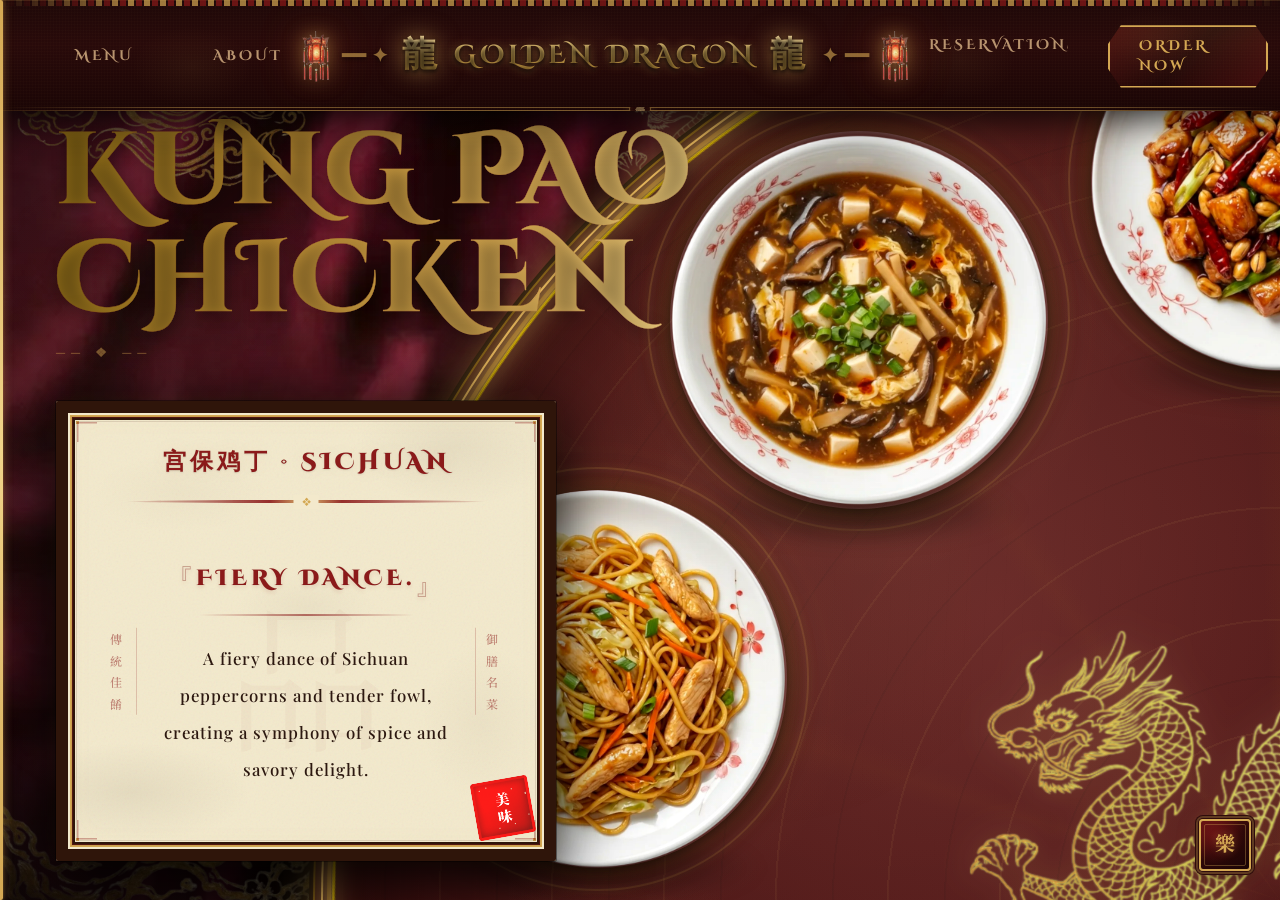
<file: index.html>
<!DOCTYPE html>
<html lang="en">
<head>
  <meta charset="UTF-8">
  <meta name="viewport" content="width=device-width, initial-scale=1.0">
  <title>Golden Dragon — Chinese Restaurant</title>
  <link rel="icon" type="image/png" href="images/logo.webp">

  <!-- Google Fonts -->
  <link rel="preconnect" href="https://fonts.googleapis.com">
  <link rel="preconnect" href="https://fonts.gstatic.com" crossorigin>
  <link href="https://fonts.googleapis.com/css2?family=Playfair+Display:ital,wght@0,400;0,500;0,600;0,700;0,800;0,900;1,400&family=Inter:wght@300;400;500;600&family=Cinzel+Decorative:wght@400;700;900&family=Noto+Serif+SC:wght@400;700;900&display=swap" rel="stylesheet">

  <link rel="stylesheet" href="css/style.css">
</head>
<body>

  <!-- ======================== AMBIENT GOLD PARTICLES ======================== -->
  <div class="particles" aria-hidden="true">
    <span class="particle"></span>
    <span class="particle"></span>
    <span class="particle"></span>
    <span class="particle"></span>
    <span class="particle"></span>
    <span class="particle"></span>
    <span class="particle"></span>
    <span class="particle"></span>
    <span class="particle"></span>
    <span class="particle"></span>
    <span class="particle"></span>
    <span class="particle"></span>
    <span class="particle"></span>
    <span class="particle"></span>
    <span class="particle"></span>
    <span class="particle"></span>
    <span class="particle"></span>
    <span class="particle"></span>
    <span class="particle"></span>
    <span class="particle"></span>
  </div>

  <!-- ======================== CINEMATIC VIGNETTE ======================== -->
  <div class="vignette" aria-hidden="true"></div>

  <!-- ======================== SCROLL PROGRESS BAR ======================== -->
  <div class="scroll-progress" aria-hidden="true"></div>

  <!-- ======================== TOP NAVIGATION BAR ======================== -->
  <header class="topbar">
    <div class="topbar-top-accent" aria-hidden="true"></div>
    <nav class="topbar-inner">
      <div class="topbar-left">
        <a href="menu.html" class="topbar-link">MENU</a>
        <a href="about.html" class="topbar-link">ABOUT</a>
      </div>
      <a href="index.html" class="topbar-brand">
        <img src="images/lamp.webp" alt="" class="brand-lamp brand-lamp--left" aria-hidden="true">
        <span class="brand-ornament" aria-hidden="true">━━ ✦</span>
        <span class="brand-icon">龍</span>
        <span class="brand-text">GOLDEN DRAGON</span>
        <span class="brand-icon">龍</span>
        <span class="brand-ornament" aria-hidden="true">✦ ━━</span>
        <img src="images/lamp.webp" alt="" class="brand-lamp brand-lamp--right" aria-hidden="true">
      </a>
      <div class="topbar-right">
        <a href="reservations.html" class="topbar-link">RESERVATIONS</a>
        <a href="order.html" class="topbar-link topbar-link--cta">ORDER NOW</a>
      </div>
    </nav>
    <div class="topbar-line"></div>
  </header>

  <!-- ======================== DECORATIVE DRAGONS ======================== -->
  <div class="dragon dragon-top-center" aria-hidden="true">
    <img src="images/dragon.webp" alt="" class="dragon-img">
  </div>

  <div class="dragon dragon-bottom-left" aria-hidden="true">
    <img src="images/dragon.webp" alt="" class="dragon-img">
  </div>
  
  <div class="dragon dragon-bottom-right" aria-hidden="true">
    <img src="images/dragon.webp" alt="" class="dragon-img">
  </div>

  <!-- ======================== DECORATIVE ELEMENTS ======================== -->
  <div class="cloud-top-left" aria-hidden="true">
    <img src="images/cloud.webp" alt="" class="cloud-img">
  </div>

  <div class="branch-bottom-left" aria-hidden="true">
    <img src="images/branch.webp" alt="" class="branch-img">
  </div>

  <div class="cloud-middle-right" aria-hidden="true">
    <img src="images/cloud2.webp" alt="" class="cloud-img">
  </div>

  <div class="table-corner" aria-hidden="true">
    <!-- Ambient light on wood (Stationary layer) -->
    <div class="table-light"></div>

    <div class="wooden-table">

      <!-- 10 plates evenly spaced at 36° intervals -->
      <div class="plate plate-1"><img src="images/d1.webp" alt="Kung Pao Chicken" class="plate-img"><div class="plate-shadow"></div></div>
      <div class="plate plate-2"><img src="images/d2.webp" alt="Sweet and Sour Chicken" class="plate-img"><div class="plate-shadow"></div></div>
      <div class="plate plate-3"><img src="images/d3.webp" alt="Beef with Broccoli" class="plate-img"><div class="plate-shadow"></div></div>
      <div class="plate plate-4"><img src="images/d4.webp" alt="Mongolian Beef" class="plate-img"><div class="plate-shadow"></div></div>
      <div class="plate plate-5"><img src="images/d5.webp" alt="Sweet and Sour Shrimp" class="plate-img"><div class="plate-shadow"></div></div>
      <div class="plate plate-6"><img src="images/d6.webp" alt="Mapo Tofu" class="plate-img"><div class="plate-shadow"></div></div>
      <div class="plate plate-7"><img src="images/d7.webp" alt="Yangzhou Fried Rice" class="plate-img"><div class="plate-shadow"></div></div>
      <div class="plate plate-8"><img src="images/d8.webp" alt="Chicken Fried Rice" class="plate-img"><div class="plate-shadow"></div></div>
      <div class="plate plate-9"><img src="images/d9.webp" alt="Chow Mein" class="plate-img"><div class="plate-shadow"></div></div>
      <div class="plate plate-10"><img src="images/d10.webp" alt="Hot and Sour Soup" class="plate-img"><div class="plate-shadow"></div></div>

    </div>

    <!-- Steam Effect Overlay -->
    <div class="steam-container">
      <div class="steam-particle"></div>
      <div class="steam-particle"></div>
      <div class="steam-particle"></div>
      <div class="steam-particle"></div>
      <div class="steam-particle"></div>
      <div class="steam-particle"></div>
    </div>

    <!-- Ember sparks near the active dish -->
    <div class="ember-container" aria-hidden="true">
      <span class="ember"></span>
      <span class="ember"></span>
      <span class="ember"></span>
      <span class="ember"></span>
      <span class="ember"></span>
      <span class="ember"></span>
      <span class="ember"></span>
      <span class="ember"></span>
    </div>
  </div>

  <!-- ======================== SCROLL-DRIVE WRAPPER ======================== -->
  <div class="scroll-drive">
    
    <!-- Step 1 -->
    <div class="scroll-step" id="step-1">
      <section class="desc-section">
        <h1 class="main-heading">KUNG PAO CHICKEN</h1>
        <article class="info-card-container">
          <div class="info-card">
            <div class="info-card-front">
              <div class="info-card-header">
                <span class="info-card-label">宫保鸡丁 · SICHUAN</span>
              </div>
              <div class="info-card-body">
                <p class="info-card-text"><strong>FIERY DANCE.</strong><br>A fiery dance of Sichuan peppercorns and tender fowl, creating a symphony of spice and savory delight.</p>
              </div>
            </div>
            <div class="info-card-back">
              <div class="info-card-header">
                <span class="info-card-label">EXQUISITE TASTE</span>
              </div>
              <div class="info-card-body">
                <div class="price-decoration-top"></div>
                <div class="price-display">LKR 2,850</div>
                <div class="price-decoration-bottom"></div>
                <p class="price-desc">Spicy Level: 🔥🔥🔥<br>Contains Peanuts</p>
                <a href="order.html" class="order-btn">ADD TO ORDER</a>
              </div>
            </div>
          </div>
        </article>
      </section>
    </div>

    <!-- Step 2 -->
    <div class="scroll-step" id="step-2">
      <section class="desc-section">
        <h1 class="main-heading">SWEET & SOUR CHICKEN</h1>
        <article class="info-card-container">
          <div class="info-card">
            <div class="info-card-front">
              <div class="info-card-header">
                <span class="info-card-label">糖醋鸡 · CLASSIC</span>
              </div>
              <div class="info-card-body">
                <p class="info-card-text"><strong>YIN & YANG.</strong><br>Golden morsels of chicken in a vibrant glaze, balancing the yin of sweetness with the yang of tang.</p>
              </div>
            </div>
            <div class="info-card-back">
               <div class="info-card-header">
                <span class="info-card-label">EXQUISITE TASTE</span>
              </div>
              <div class="info-card-body">
                <div class="price-decoration-top"></div>
                <div class="price-display">LKR 2,650</div>
                <div class="price-decoration-bottom"></div>
                <p class="price-desc">Family Favorite<br>Sweet & Tangy</p>
                <a href="order.html" class="order-btn">ADD TO ORDER</a>
              </div>
            </div>
          </div>
        </article>
      </section>
    </div>

    <!-- Step 3 -->
    <div class="scroll-step" id="step-3">
      <section class="desc-section">
        <h1 class="main-heading">BEEF WITH BROCCOLI</h1>
        <article class="info-card-container">
          <div class="info-card">
            <div class="info-card-front">
              <div class="info-card-header">
                <span class="info-card-label">西兰花牛肉 · FAVORITE</span>
              </div>
              <div class="info-card-body">
                <p class="info-card-text"><strong>TIMELESS HARMONY.</strong><br>Succulent beef stir-fried with crisp emerald florets, a timeless harmony of texture and flavor.</p>
              </div>
            </div>
            <div class="info-card-back">
              <div class="info-card-header">
                <span class="info-card-label">EXQUISITE TASTE</span>
              </div>
              <div class="info-card-body">
                <div class="price-decoration-top"></div>
                <div class="price-display">LKR 3,050</div>
                <div class="price-decoration-bottom"></div>
                <p class="price-desc">High Protein<br>Savory Garlic Sauce</p>
                <a href="order.html" class="order-btn">ADD TO ORDER</a>
              </div>
            </div>
          </div>
        </article>
      </section>
    </div>

    <!-- Step 4 -->
    <div class="scroll-step" id="step-4">
      <section class="desc-section">
        <h1 class="main-heading">MONGOLIAN<br>BEEF</h1>
        <article class="info-card-container">
          <div class="info-card">
            <div class="info-card-front">
              <div class="info-card-header">
                <span class="info-card-label">蒙古牛肉 · SAVORY</span>
              </div>
              <div class="info-card-body">
                <p class="info-card-text"><strong>BOLD SPIRIT.</strong><br>Savory beef seared with scallions, echoing the bold spirit of the northern plains.</p>
              </div>
            </div>
            <div class="info-card-back">
              <div class="info-card-header">
                <span class="info-card-label">EXQUISITE TASTE</span>
              </div>
              <div class="info-card-body">
                <div class="price-decoration-top"></div>
                <div class="price-display">LKR 3,250</div>
                <div class="price-decoration-bottom"></div>
                <p class="price-desc">Chef's Special<br>Bold & Savory</p>
                <a href="order.html" class="order-btn">ADD TO ORDER</a>
              </div>
            </div>
          </div>
        </article>
      </section>
    </div>

    <!-- Step 5 -->
    <div class="scroll-step" id="step-5">
      <section class="desc-section">
        <h1 class="main-heading">SWEET & SOUR SHRIMP</h1>
        <article class="info-card-container">
          <div class="info-card">
            <div class="info-card-front">
              <div class="info-card-header">
                <span class="info-card-label">糖醋虾 · SEAFOOD</span>
              </div>
              <div class="info-card-body">
                <p class="info-card-text"><strong>JEWEL OF THE SEA.</strong><br>Crisp shrimp caught in a glossy embrace of sweet and sour sauce.</p>
              </div>
            </div>
            <div class="info-card-back">
              <div class="info-card-header">
                <span class="info-card-label">EXQUISITE TASTE</span>
              </div>
              <div class="info-card-body">
                <div class="price-decoration-top"></div>
                <div class="price-display">LKR 3,150</div>
                <div class="price-decoration-bottom"></div>
                <p class="price-desc">Premium Seafood<br>Crispy Texture</p>
                <a href="order.html" class="order-btn">ADD TO ORDER</a>
              </div>
            </div>
          </div>
        </article>
      </section>
    </div>

    <!-- Step 6 -->
    <div class="scroll-step" id="step-6">
      <section class="desc-section">
        <h1 class="main-heading">MAPO TOFU</h1>
        <article class="info-card-container">
          <div class="info-card">
             <div class="info-card-front">
              <div class="info-card-header">
                <span class="info-card-label">麻婆豆腐 · AUTHENTIC</span>
              </div>
              <div class="info-card-body">
                <p class="info-card-text"><strong>LEGEND OF SPICE.</strong><br>Silken tofu bathed in a fiery chili-bean sauce, a legend of spice and numbing peppercorns.</p>
              </div>
            </div>
            <div class="info-card-back">
              <div class="info-card-header">
                <span class="info-card-label">EXQUISITE TASTE</span>
              </div>
              <div class="info-card-body">
                <div class="price-decoration-top"></div>
                <div class="price-display">LKR 2,450</div>
                <div class="price-decoration-bottom"></div>
                <p class="price-desc">Authentic Sichuan<br>Numbs & Spices 🔥🔥🔥</p>
                <a href="order.html" class="order-btn">ADD TO ORDER</a>
              </div>
            </div>
          </div>
        </article>
      </section>
    </div>

    <!-- Step 7 -->
    <div class="scroll-step" id="step-7">
      <section class="desc-section">
        <h1 class="main-heading">YANGZHOU FRIED RICE</h1>
        <article class="info-card-container">
          <div class="info-card">
            <div class="info-card-front">
              <div class="info-card-header">
                <span class="info-card-label">扬州炒饭 · SIGNATURE</span>
              </div>
              <div class="info-card-body">
                <p class="info-card-text"><strong>CELEBRATED CLASSIC.</strong><br>A fragrant medley of shrimp, pork, and egg, a celebrated classic from the heart of Yangzhou.</p>
              </div>
            </div>
            <div class="info-card-back">
              <div class="info-card-header">
                <span class="info-card-label">EXQUISITE TASTE</span>
              </div>
              <div class="info-card-body">
                <div class="price-decoration-top"></div>
                <div class="price-display">LKR 2,500</div>
                <div class="price-decoration-bottom"></div>
                <p class="price-desc">Wok Hei Aroma<br>Complete Meal</p>
                <a href="order.html" class="order-btn">ADD TO ORDER</a>
              </div>
            </div>
          </div>
        </article>
      </section>
    </div>

    <!-- Step 8 -->
    <div class="scroll-step" id="step-8">
      <section class="desc-section">
        <h1 class="main-heading">CHICKEN FRIED RICE</h1>
        <article class="info-card-container">
          <div class="info-card">
            <div class="info-card-front">
              <div class="info-card-header">
                <span class="info-card-label">鸡肉炒饭 · COMFORT</span>
              </div>
              <div class="info-card-body">
                <p class="info-card-text"><strong>HOME & HEARTH.</strong><br>Fluffy grains wok-tossed with tender chicken, a comforting staple of home and hearth.</p>
              </div>
            </div>
            <div class="info-card-back">
              <div class="info-card-header">
                <span class="info-card-label">EXQUISITE TASTE</span>
              </div>
              <div class="info-card-body">
                <div class="price-decoration-top"></div>
                <div class="price-display">LKR 2,250</div>
                <div class="price-decoration-bottom"></div>
                <p class="price-desc">Simple & Delicious<br>Great for Kids</p>
                <a href="order.html" class="order-btn">ADD TO ORDER</a>
              </div>
            </div>
          </div>
        </article>
      </section>
    </div>

    <!-- Step 9 -->
    <div class="scroll-step" id="step-9">
      <section class="desc-section">
        <h1 class="main-heading">CHOW MEIN</h1>
        <article class="info-card-container">
          <div class="info-card">
             <div class="info-card-front">
              <div class="info-card-header">
                <span class="info-card-label">炒面 · NOODLES</span>
              </div>
              <div class="info-card-body">
                <p class="info-card-text"><strong>SAVORY TAPESTRY.</strong><br>Wok-fired noodles woven with fresh vegetables, a savory tapestry of taste.</p>
              </div>
            </div>
            <div class="info-card-back">
              <div class="info-card-header">
                <span class="info-card-label">EXQUISITE TASTE</span>
              </div>
              <div class="info-card-body">
                <div class="price-decoration-top"></div>
                <div class="price-display">LKR 2,200</div>
                <div class="price-decoration-bottom"></div>
                <p class="price-desc">Choice of Meat<br>Soft Noodles</p>
                <a href="order.html" class="order-btn">ADD TO ORDER</a>
              </div>
            </div>
          </div>
        </article>
      </section>
    </div>

    <!-- Step 10 -->
    <div class="scroll-step" id="step-10">
      <section class="desc-section">
        <h1 class="main-heading">HOT AND SOUR SOUP</h1>
        <article class="info-card-container">
          <div class="info-card">
            <div class="info-card-front">
              <div class="info-card-header">
                <span class="info-card-label">酸辣汤 · SOUP</span>
              </div>
              <div class="info-card-body">
                <p class="info-card-text"><strong>INVIGORATING SPIRIT.</strong><br>A robust broth of mushrooms and spice, invigorating the spirit with every spoonful.</p>
              </div>
            </div>
            <div class="info-card-back">
              <div class="info-card-header">
                <span class="info-card-label">EXQUISITE TASTE</span>
              </div>
              <div class="info-card-body">
                <div class="price-decoration-top"></div>
                <div class="price-display">LKR 1,550</div>
                <div class="price-decoration-bottom"></div>
                <p class="price-desc">Appetizer Size<br>Spicy & Sour</p>
                <a href="order.html" class="order-btn">ADD TO ORDER</a>
              </div>
            </div>
          </div>
        </article>
      </section>
    </div>

  </div>

  <!-- ======================== BACKGROUND MUSIC ======================== -->
  <audio id="bg-music" src="music/bg.mp3" autoplay loop></audio>

  <!-- Mute / Unmute toggle button -->
  <button id="music-toggle" class="music-toggle" aria-label="Mute background music" title="Toggle Music">
    <span class="music-icon music-icon--on">樂</span>
    <span class="music-icon music-icon--off" style="display:none;">靜</span>
  </button>

  <script>
    (function () {
      const audio = document.getElementById('bg-music');
      const btn   = document.getElementById('music-toggle');
      const iconOn  = btn.querySelector('.music-icon--on');
      const iconOff = btn.querySelector('.music-icon--off');

      /* Respect saved preference */
      if (localStorage.getItem('bgMusicMuted') === 'true') {
        audio.muted = true;
        btn.classList.add('muted');
        iconOn.style.display  = 'none';
        iconOff.style.display = 'inline';
      }

      btn.addEventListener('click', function () {
        audio.muted = !audio.muted;
        btn.classList.toggle('muted', audio.muted);
        iconOn.style.display  = audio.muted ? 'none'   : 'inline';
        iconOff.style.display = audio.muted ? 'inline' : 'none';
        localStorage.setItem('bgMusicMuted', audio.muted);
      });

      /* Autoplay may be blocked — start on first interaction */
      document.addEventListener('click', function resumeAudio() {
        if (audio.paused) audio.play();
        document.removeEventListener('click', resumeAudio);
      }, { once: true });
    })();
  </script>

</body>
</html>
</file>
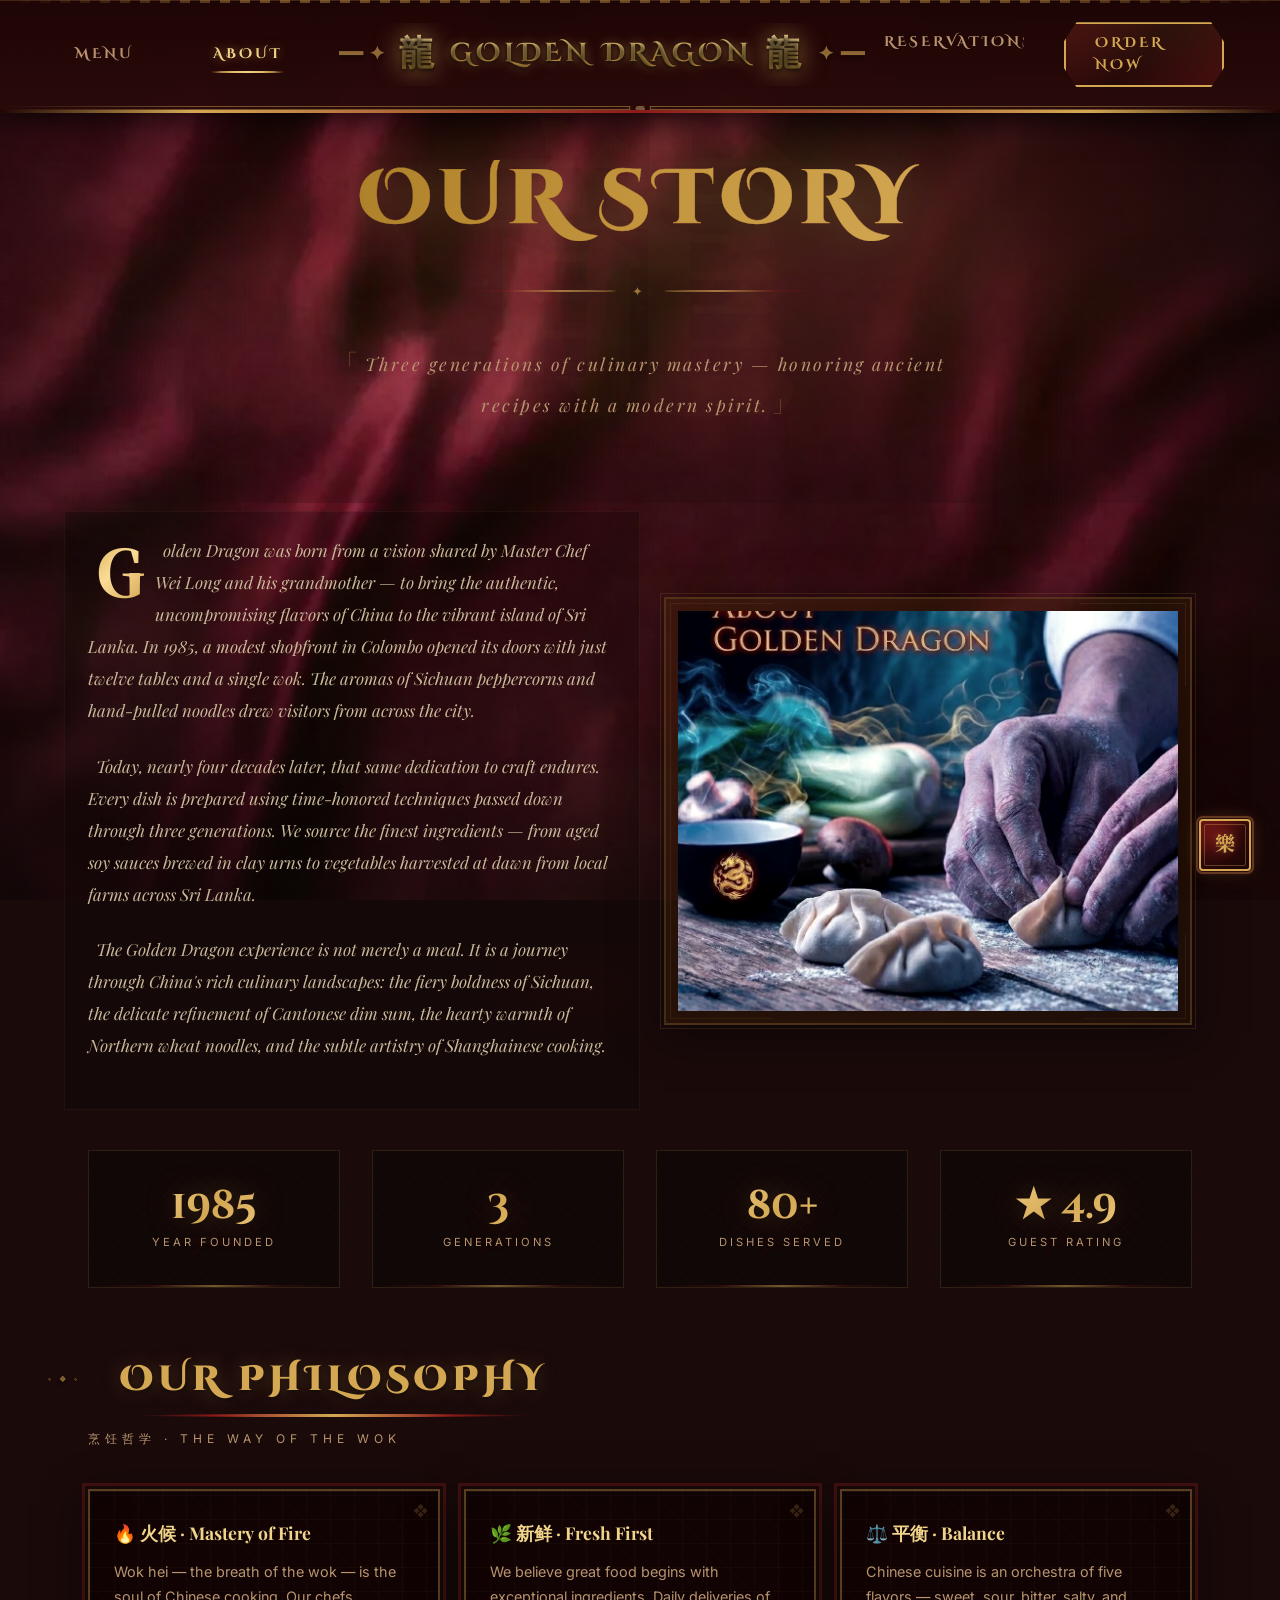
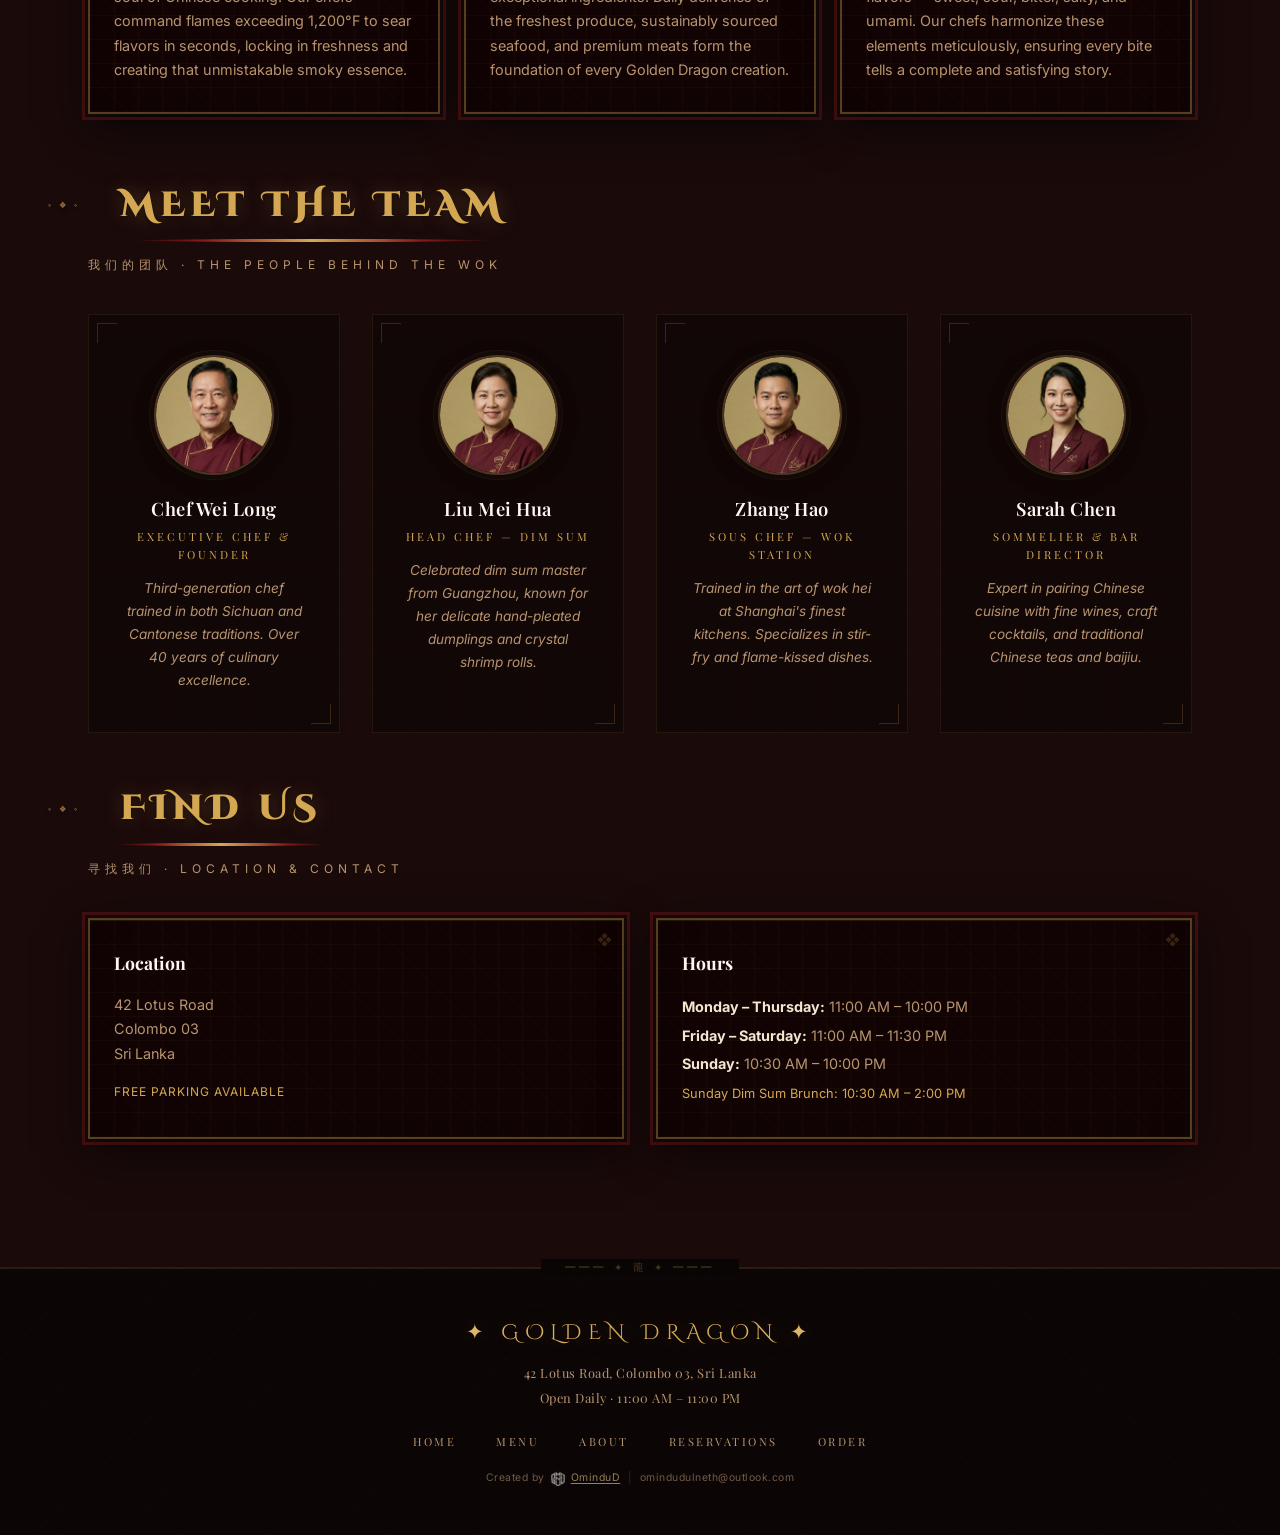
<file: about.html>
<!DOCTYPE html>
<html lang="en">
<head>
  <meta charset="UTF-8">
  <meta name="viewport" content="width=device-width, initial-scale=1.0">
  <title>About — Golden Dragon Chinese Restaurant</title>
  <link rel="icon" type="image/png" href="images/logo.webp">

  <!-- Google Fonts -->
  <link rel="preconnect" href="https://fonts.googleapis.com">
  <link rel="preconnect" href="https://fonts.gstatic.com" crossorigin>
  <link href="https://fonts.googleapis.com/css2?family=Playfair+Display:ital,wght@0,400;0,500;0,600;0,700;0,800;0,900;1,400&family=Inter:wght@300;400;500;600&family=Cinzel+Decorative:wght@400;700;900&family=Noto+Serif+SC:wght@400;700;900&display=swap" rel="stylesheet">

  <link rel="stylesheet" href="css/pages.css">
</head>
<body>

  <!-- Ambient particles -->
  <div class="particles" aria-hidden="true">
    <span class="particle"></span><span class="particle"></span>
    <span class="particle"></span><span class="particle"></span>
    <span class="particle"></span><span class="particle"></span>
    <span class="particle"></span><span class="particle"></span>
  </div>
  <div class="vignette" aria-hidden="true"></div>

  <!-- ======================== TOP NAVIGATION ======================== -->
  <header class="topbar">
    <div class="topbar-top-accent" aria-hidden="true"></div>
    <nav class="topbar-inner">
      <div class="topbar-left">
        <a href="menu.html" class="topbar-link">MENU</a>
        <a href="about.html" class="topbar-link topbar-link--active">ABOUT</a>
      </div>
      <a href="index.html" class="topbar-brand">
        <span class="brand-ornament" aria-hidden="true">━━ ✦</span>
        <span class="brand-icon">龍</span>
        <span class="brand-text">GOLDEN DRAGON</span>
        <span class="brand-icon">龍</span>
        <span class="brand-ornament" aria-hidden="true">✦ ━━</span>
      </a>
      <div class="topbar-right">
        <a href="reservations.html" class="topbar-link">RESERVATIONS</a>
        <a href="order.html" class="topbar-link topbar-link--cta">ORDER NOW</a>
      </div>
    </nav>
    <div class="topbar-line"></div>
  </header>

  <!-- ======================== PAGE HERO ======================== -->
  <section class="page-hero">
    <h1 class="page-title">Our Story</h1>
    <div class="ornament-divider">✦</div>
    <p class="page-subtitle">Three generations of culinary mastery — honoring ancient recipes with a modern spirit.</p>
  </section>

  <!-- ======================== ABOUT CONTENT ======================== -->
  <main class="page-content">

    <!-- ===== OUR HERITAGE ===== -->
    <section class="about-grid">
      <div class="about-text">
        <p>Golden Dragon was born from a vision shared by Master Chef Wei Long and his grandmother — to bring the authentic, uncompromising flavors of China to the vibrant island of Sri Lanka. In 1985, a modest shopfront in Colombo opened its doors with just twelve tables and a single wok. The aromas of Sichuan peppercorns and hand-pulled noodles drew visitors from across the city.</p>
        <p>Today, nearly four decades later, that same dedication to craft endures. Every dish is prepared using time-honored techniques passed down through three generations. We source the finest ingredients — from aged soy sauces brewed in clay urns to vegetables harvested at dawn from local farms across Sri Lanka.</p>
        <p>The Golden Dragon experience is not merely a meal. It is a journey through China's rich culinary landscapes: the fiery boldness of Sichuan, the delicate refinement of Cantonese dim sum, the hearty warmth of Northern wheat noodles, and the subtle artistry of Shanghainese cooking.</p>
      </div>
      <div class="about-image-wrapper">
        <img src="images/about.webp" alt="Golden Dragon Restaurant — Heritage Dish" class="about-img">
      </div>
    </section>

    <!-- ===== STATISTICS ===== -->
    <section class="stats-row">
      <div class="stat-card">
        <div class="stat-number">1985</div>
        <div class="stat-label">Year Founded</div>
      </div>
      <div class="stat-card">
        <div class="stat-number">3</div>
        <div class="stat-label">Generations</div>
      </div>
      <div class="stat-card">
        <div class="stat-number">80+</div>
        <div class="stat-label">Dishes Served</div>
      </div>
      <div class="stat-card">
        <div class="stat-number">★ 4.9</div>
        <div class="stat-label">Guest Rating</div>
      </div>
    </section>

    <!-- ===== PHILOSOPHY ===== -->
    <section style="margin-bottom: 4rem;">
      <h2 class="section-title">Our Philosophy</h2>
      <p class="section-subtitle">烹饪哲学 · The Way of the Wok</p>

      <div style="display: grid; grid-template-columns: repeat(auto-fill, minmax(300px, 1fr)); gap: 1.5rem;">

        <article class="card">
          <h3 style="font-family: var(--ff-heading); font-size: 1.1rem; color: var(--clr-gold-light); margin-bottom: 0.8rem;">🔥 火候 · Mastery of Fire</h3>
          <p style="font-size: 0.9rem; color: var(--clr-text-muted); line-height: 1.7;">Wok hei — the breath of the wok — is the soul of Chinese cooking. Our chefs command flames exceeding 1,200°F to sear flavors in seconds, locking in freshness and creating that unmistakable smoky essence.</p>
        </article>

        <article class="card">
          <h3 style="font-family: var(--ff-heading); font-size: 1.1rem; color: var(--clr-gold-light); margin-bottom: 0.8rem;">🌿 新鲜 · Fresh First</h3>
          <p style="font-size: 0.9rem; color: var(--clr-text-muted); line-height: 1.7;">We believe great food begins with exceptional ingredients. Daily deliveries of the freshest produce, sustainably sourced seafood, and premium meats form the foundation of every Golden Dragon creation.</p>
        </article>

        <article class="card">
          <h3 style="font-family: var(--ff-heading); font-size: 1.1rem; color: var(--clr-gold-light); margin-bottom: 0.8rem;">⚖️ 平衡 · Balance</h3>
          <p style="font-size: 0.9rem; color: var(--clr-text-muted); line-height: 1.7;">Chinese cuisine is an orchestra of five flavors — sweet, sour, bitter, salty, and umami. Our chefs harmonize these elements meticulously, ensuring every bite tells a complete and satisfying story.</p>
        </article>

      </div>
    </section>

    <!-- ===== OUR TEAM ===== -->
    <section style="margin-bottom: 3rem;">
      <h2 class="section-title">Meet the Team</h2>
      <p class="section-subtitle">我们的团队 · The People Behind the Wok</p>

      <div class="team-grid">

        <div class="team-card">
          <div class="team-avatar"><img src="images/chef1.webp" alt="Chef Wei Long"></div>
          <div class="team-name">Chef Wei Long</div>
          <div class="team-role">Executive Chef & Founder</div>
          <p class="team-bio">Third-generation chef trained in both Sichuan and Cantonese traditions. Over 40 years of culinary excellence.</p>
        </div>

        <div class="team-card">
          <div class="team-avatar"><img src="images/chef2.webp" alt="Liu Mei Hua"></div>
          <div class="team-name">Liu Mei Hua</div>
          <div class="team-role">Head Chef — Dim Sum</div>
          <p class="team-bio">Celebrated dim sum master from Guangzhou, known for her delicate hand-pleated dumplings and crystal shrimp rolls.</p>
        </div>

        <div class="team-card">
          <div class="team-avatar"><img src="images/chef3.webp" alt="Zhang Hao"></div>
          <div class="team-name">Zhang Hao</div>
          <div class="team-role">Sous Chef — Wok Station</div>
          <p class="team-bio">Trained in the art of wok hei at Shanghai's finest kitchens. Specializes in stir-fry and flame-kissed dishes.</p>
        </div>

        <div class="team-card">
          <div class="team-avatar"><img src="images/chef4.webp" alt="Sarah Chen"></div>
          <div class="team-name">Sarah Chen</div>
          <div class="team-role">Sommelier & Bar Director</div>
          <p class="team-bio">Expert in pairing Chinese cuisine with fine wines, craft cocktails, and traditional Chinese teas and baijiu.</p>
        </div>

      </div>
    </section>

    <!-- ===== LOCATION ===== -->
    <section style="margin-bottom: 2rem;">
      <h2 class="section-title">Find Us</h2>
      <p class="section-subtitle">寻找我们 · Location & Contact</p>

      <div style="display: grid; grid-template-columns: 1fr 1fr; gap: 2rem;">
        <div class="card">
          <h3 style="font-family: var(--ff-heading); font-size: 1.1rem; color: var(--clr-white); margin-bottom: 1rem;">Location</h3>
          <p style="font-size: 0.9rem; color: var(--clr-text-muted); line-height: 1.7; margin-bottom: 0.5rem;">42 Lotus Road<br>Colombo 03<br>Sri Lanka</p>
          <p style="font-size: 0.75rem; color: var(--clr-gold); letter-spacing: 1px; margin-top: 1rem;">FREE PARKING AVAILABLE</p>
        </div>
        <div class="card">
          <h3 style="font-family: var(--ff-heading); font-size: 1.1rem; color: var(--clr-white); margin-bottom: 1rem;">Hours</h3>
          <p style="font-size: 0.9rem; color: var(--clr-text-muted); line-height: 2;">
            <strong style="color: var(--clr-text);">Monday – Thursday:</strong> 11:00 AM – 10:00 PM<br>
            <strong style="color: var(--clr-text);">Friday – Saturday:</strong> 11:00 AM – 11:30 PM<br>
            <strong style="color: var(--clr-text);">Sunday:</strong> 10:30 AM – 10:00 PM<br>
            <span style="color: var(--clr-gold); font-size: 0.8rem;">Sunday Dim Sum Brunch: 10:30 AM – 2:00 PM</span>
          </p>
        </div>
      </div>
    </section>

  </main>

  <!-- ======================== FOOTER ======================== -->
  <footer class="footer">
    <div class="footer-brand">✦ Golden Dragon ✦</div>
    <p class="footer-text">42 Lotus Road, Colombo 03, Sri Lanka</p>
    <p class="footer-text">Open Daily · 11:00 AM – 11:00 PM</p>
    <div class="footer-links">
      <a href="index.html" class="footer-link">Home</a>
      <a href="menu.html" class="footer-link">Menu</a>
      <a href="about.html" class="footer-link">About</a>
      <a href="reservations.html" class="footer-link">Reservations</a>
      <a href="order.html" class="footer-link">Order</a>
    </div>
    <p class="footer-credit">Created by <a href="https://omindu.dev" target="_blank" rel="noopener noreferrer" class="creator-link"><img src="images/omindudlogo.webp" alt="OminduD Logo" class="creator-logo"><span>OminduD</span></a> <span class="credit-divider">|</span> <a href="mailto:omindudulneth@outlook.com" class="creator-email">omindudulneth@outlook.com</a></p>
  </footer>

  <!-- ======================== BACKGROUND MUSIC ======================== -->
  <audio id="bg-music" src="music/bg.mp3" autoplay loop></audio>

  <button id="music-toggle" class="music-toggle" aria-label="Mute background music" title="Toggle Music">
    <span class="music-icon music-icon--on">樂</span>
    <span class="music-icon music-icon--off" style="display:none;">靜</span>
  </button>

  <script>
    (function () {
      const audio = document.getElementById('bg-music');
      const btn   = document.getElementById('music-toggle');
      const iconOn  = btn.querySelector('.music-icon--on');
      const iconOff = btn.querySelector('.music-icon--off');
      if (localStorage.getItem('bgMusicMuted') === 'true') {
        audio.muted = true;
        btn.classList.add('muted');
        iconOn.style.display  = 'none';
        iconOff.style.display = 'inline';
      }
      btn.addEventListener('click', function () {
        audio.muted = !audio.muted;
        btn.classList.toggle('muted', audio.muted);
        iconOn.style.display  = audio.muted ? 'none'   : 'inline';
        iconOff.style.display = audio.muted ? 'inline' : 'none';
        localStorage.setItem('bgMusicMuted', audio.muted);
      });
      document.addEventListener('click', function resumeAudio() {
        if (audio.paused) audio.play();
        document.removeEventListener('click', resumeAudio);
      }, { once: true });
    })();
  </script>

</body>
</html>
</file>
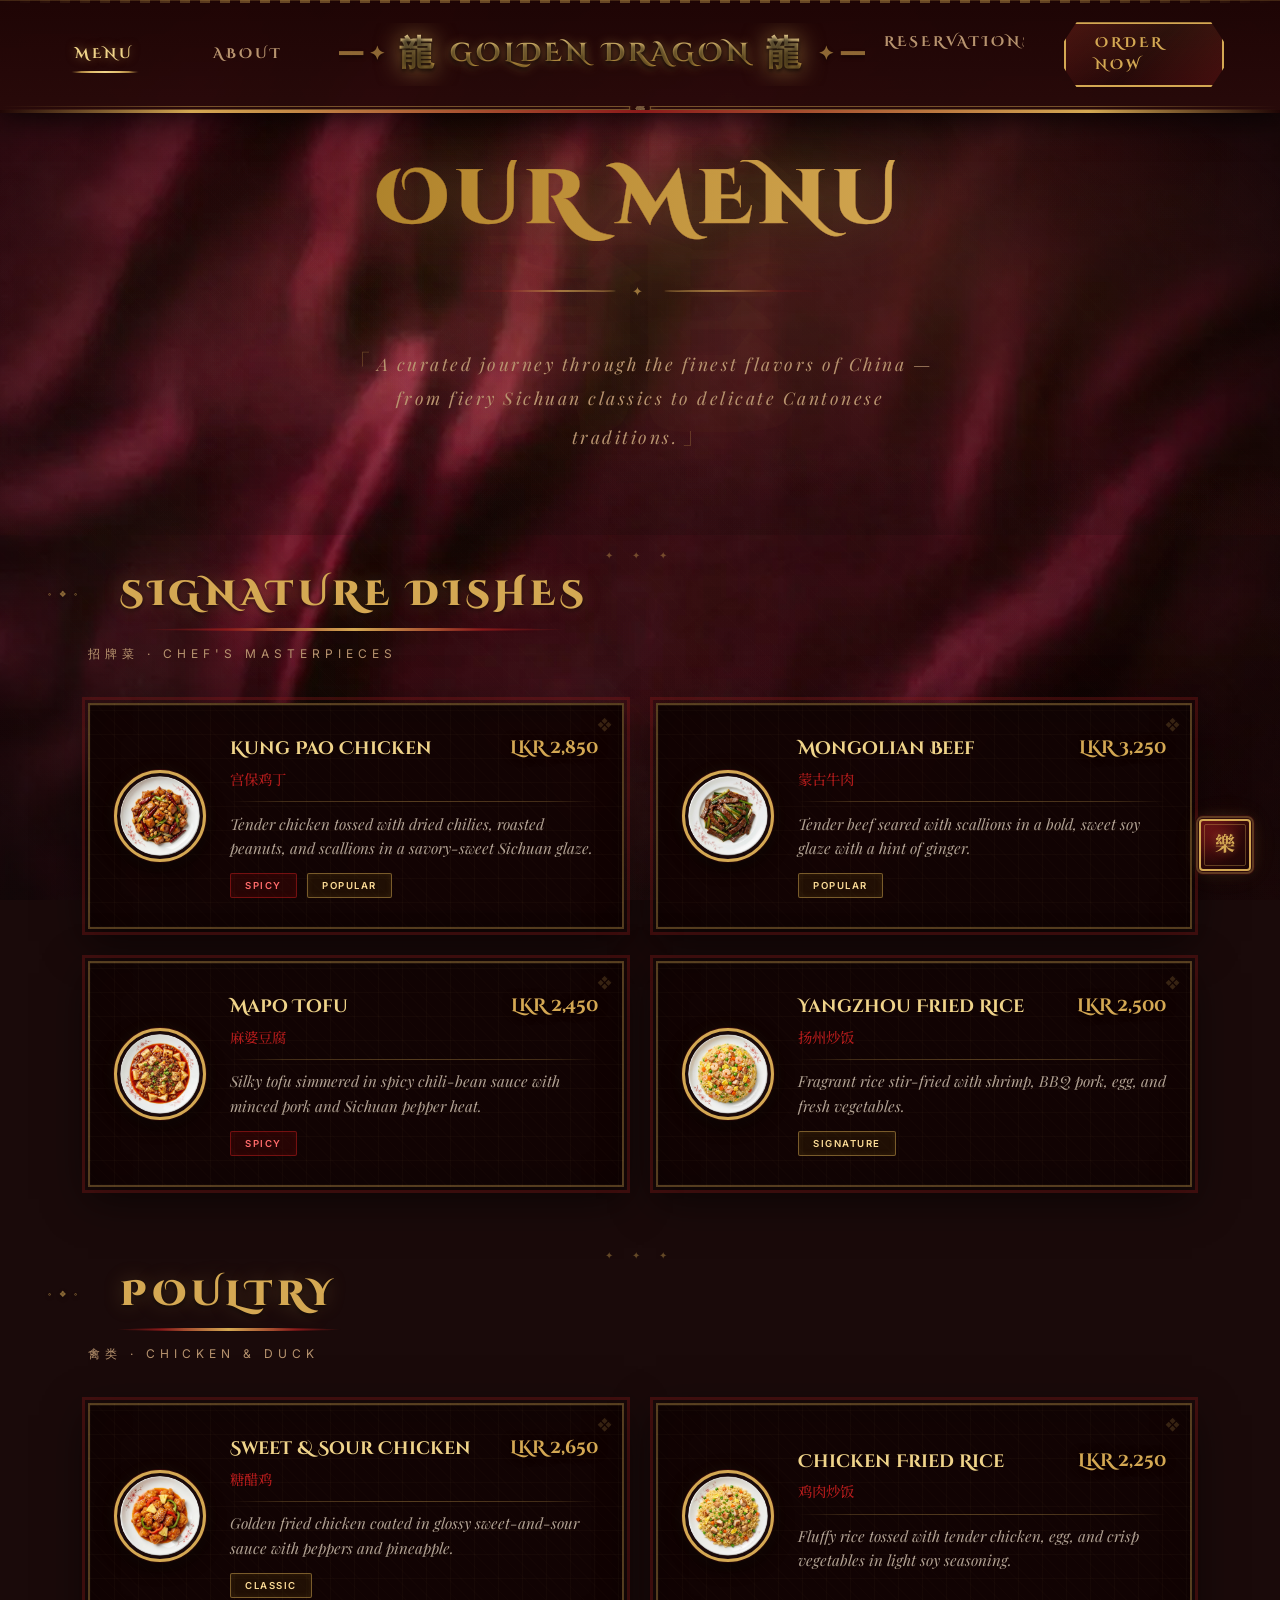
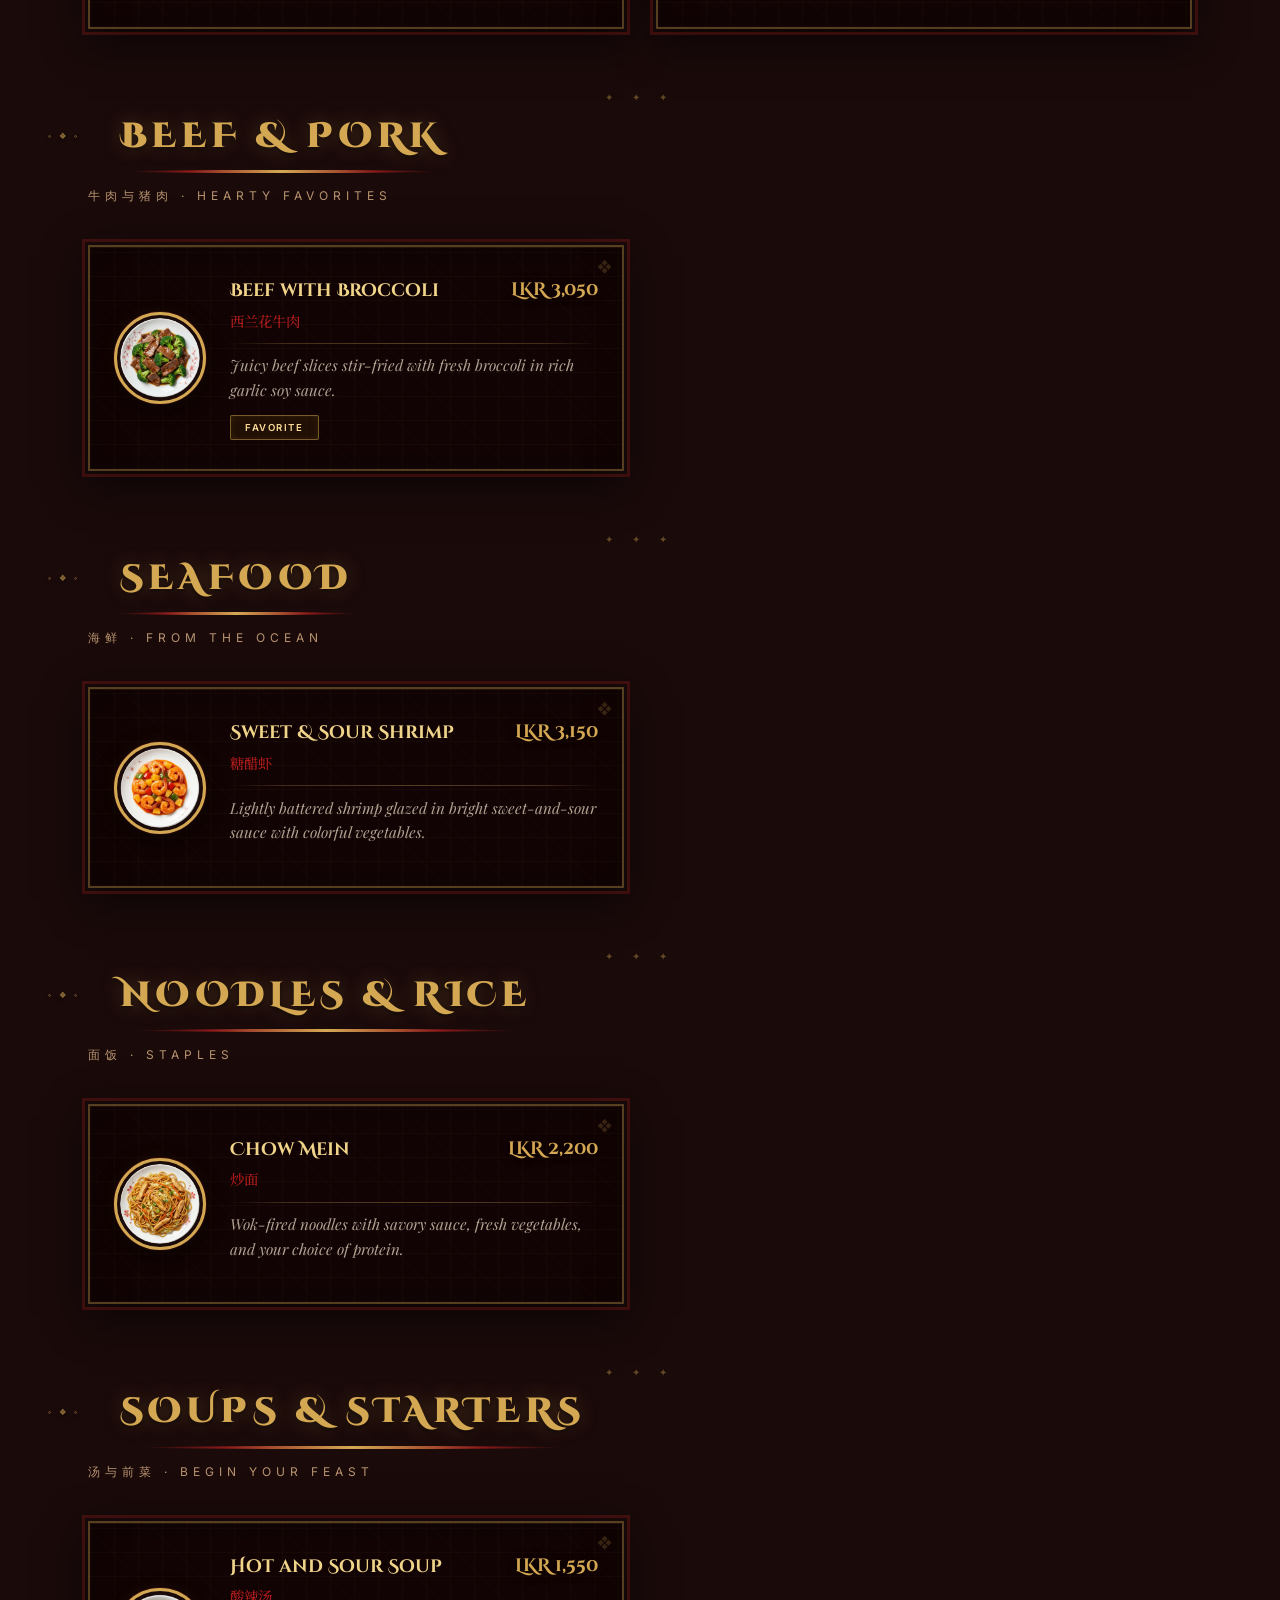
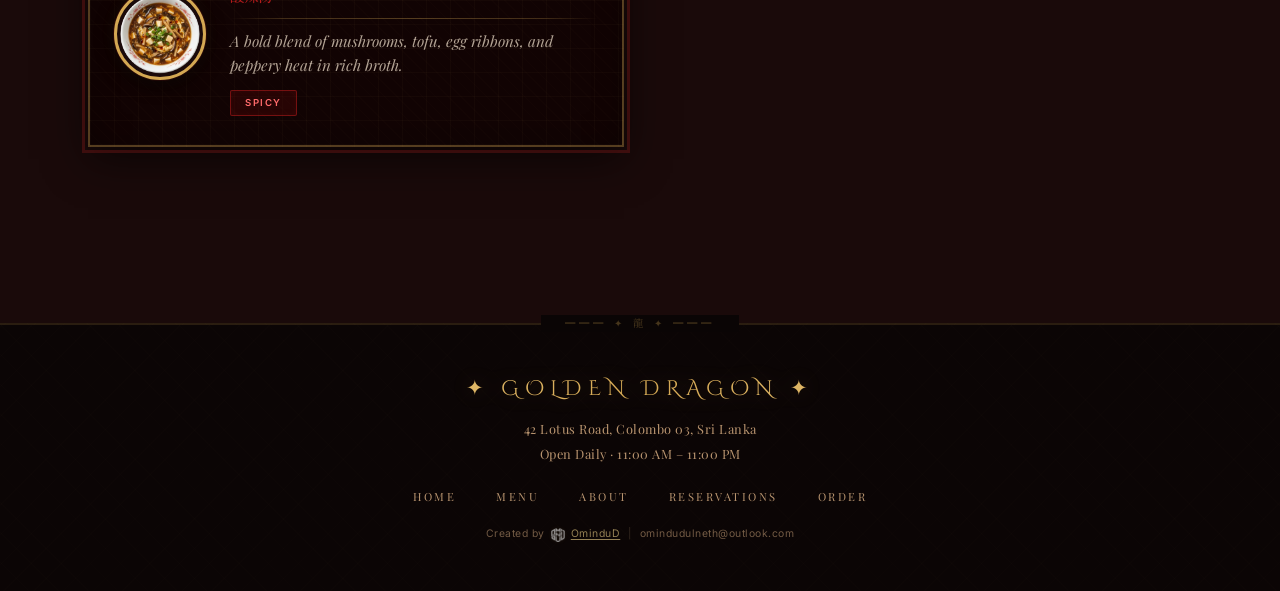
<file: menu.html>
<!DOCTYPE html>
<html lang="en">
<head>
  <meta charset="UTF-8">
  <meta name="viewport" content="width=device-width, initial-scale=1.0">
  <title>Menu — Golden Dragon Chinese Restaurant</title>
  <link rel="icon" type="image/png" href="images/logo.webp">

  <!-- Google Fonts -->
  <link rel="preconnect" href="https://fonts.googleapis.com">
  <link rel="preconnect" href="https://fonts.gstatic.com" crossorigin>
  <link href="https://fonts.googleapis.com/css2?family=Playfair+Display:ital,wght@0,400;0,500;0,600;0,700;0,800;0,900;1,400&family=Inter:wght@300;400;500;600&family=Cinzel+Decorative:wght@400;700;900&family=Noto+Serif+SC:wght@400;700;900&display=swap" rel="stylesheet">

  <link rel="stylesheet" href="css/pages.css">
</head>
<body>

  <!-- Ambient particles -->
  <div class="particles" aria-hidden="true">
    <span class="particle"></span><span class="particle"></span>
    <span class="particle"></span><span class="particle"></span>
    <span class="particle"></span><span class="particle"></span>
    <span class="particle"></span><span class="particle"></span>
  </div>
  <div class="vignette" aria-hidden="true"></div>

  <!-- ======================== TOP NAVIGATION ======================== -->
  <header class="topbar">
    <div class="topbar-top-accent" aria-hidden="true"></div>
    <nav class="topbar-inner">
      <div class="topbar-left">
        <a href="menu.html" class="topbar-link topbar-link--active">MENU</a>
        <a href="about.html" class="topbar-link">ABOUT</a>
      </div>
      <a href="index.html" class="topbar-brand">
        <span class="brand-ornament" aria-hidden="true">━━ ✦</span>
        <span class="brand-icon">龍</span>
        <span class="brand-text">GOLDEN DRAGON</span>
        <span class="brand-icon">龍</span>
        <span class="brand-ornament" aria-hidden="true">✦ ━━</span>
      </a>
      <div class="topbar-right">
        <a href="reservations.html" class="topbar-link">RESERVATIONS</a>
        <a href="order.html" class="topbar-link topbar-link--cta">ORDER NOW</a>
      </div>
    </nav>
    <div class="topbar-line"></div>
  </header>

  <!-- ======================== PAGE HERO ======================== -->
  <section class="page-hero">
    <h1 class="page-title">Our Menu</h1>
    <div class="ornament-divider">✦</div>
    <p class="page-subtitle">A curated journey through the finest flavors of China — from fiery Sichuan classics to delicate Cantonese traditions.</p>
  </section>

  <!-- ======================== MENU CONTENT ======================== -->
  <main class="page-content">

    <!-- ===== SIGNATURE DISHES ===== -->
    <section class="menu-category">
      <h2 class="section-title">Signature Dishes</h2>
      <p class="section-subtitle">招牌菜 · Chef's Masterpieces</p>
      <div class="menu-grid">

        <article class="card menu-item">
          <img src="images/d1.webp" alt="Kung Pao Chicken" class="menu-item-img">
          <div class="menu-item-info">
            <div class="menu-item-top">
              <div>
                <span class="menu-item-name">Kung Pao Chicken</span>
                <span class="menu-item-chinese">宫保鸡丁</span>
              </div>
              <span class="menu-item-price">LKR 2,850</span>
            </div>
            <p class="menu-item-desc">Tender chicken tossed with dried chilies, roasted peanuts, and scallions in a savory-sweet Sichuan glaze.</p>
            <div class="menu-item-tags">
              <span class="tag tag--spicy">Spicy</span>
              <span class="tag tag--popular">Popular</span>
            </div>
          </div>
        </article>

        <article class="card menu-item">
          <img src="images/d4.webp" alt="Mongolian Beef" class="menu-item-img">
          <div class="menu-item-info">
            <div class="menu-item-top">
              <div>
                <span class="menu-item-name">Mongolian Beef</span>
                <span class="menu-item-chinese">蒙古牛肉</span>
              </div>
              <span class="menu-item-price">LKR 3,250</span>
            </div>
            <p class="menu-item-desc">Tender beef seared with scallions in a bold, sweet soy glaze with a hint of ginger.</p>
            <div class="menu-item-tags">
              <span class="tag tag--popular">Popular</span>
            </div>
          </div>
        </article>

        <article class="card menu-item">
          <img src="images/d6.webp" alt="Mapo Tofu" class="menu-item-img">
          <div class="menu-item-info">
            <div class="menu-item-top">
              <div>
                <span class="menu-item-name">Mapo Tofu</span>
                <span class="menu-item-chinese">麻婆豆腐</span>
              </div>
              <span class="menu-item-price">LKR 2,450</span>
            </div>
            <p class="menu-item-desc">Silky tofu simmered in spicy chili-bean sauce with minced pork and Sichuan pepper heat.</p>
            <div class="menu-item-tags">
              <span class="tag tag--spicy">Spicy</span>
            </div>
          </div>
        </article>

        <article class="card menu-item">
          <img src="images/d7.webp" alt="Yangzhou Fried Rice" class="menu-item-img">
          <div class="menu-item-info">
            <div class="menu-item-top">
              <div>
                <span class="menu-item-name">Yangzhou Fried Rice</span>
                <span class="menu-item-chinese">扬州炒饭</span>
              </div>
              <span class="menu-item-price">LKR 2,500</span>
            </div>
            <p class="menu-item-desc">Fragrant rice stir-fried with shrimp, BBQ pork, egg, and fresh vegetables.</p>
            <div class="menu-item-tags">
              <span class="tag tag--popular">Signature</span>
            </div>
          </div>
        </article>

      </div>
    </section>

    <!-- ===== POULTRY ===== -->
    <section class="menu-category">
      <h2 class="section-title">Poultry</h2>
      <p class="section-subtitle">禽类 · Chicken & Duck</p>
      <div class="menu-grid">

        <article class="card menu-item">
          <img src="images/d2.webp" alt="Sweet and Sour Chicken" class="menu-item-img">
          <div class="menu-item-info">
            <div class="menu-item-top">
              <div>
                <span class="menu-item-name">Sweet & Sour Chicken</span>
                <span class="menu-item-chinese">糖醋鸡</span>
              </div>
              <span class="menu-item-price">LKR 2,650</span>
            </div>
            <p class="menu-item-desc">Golden fried chicken coated in glossy sweet-and-sour sauce with peppers and pineapple.</p>
            <div class="menu-item-tags">
              <span class="tag tag--popular">Classic</span>
            </div>
          </div>
        </article>

        <article class="card menu-item">
          <img src="images/d8.webp" alt="Chicken Fried Rice" class="menu-item-img">
          <div class="menu-item-info">
            <div class="menu-item-top">
              <div>
                <span class="menu-item-name">Chicken Fried Rice</span>
                <span class="menu-item-chinese">鸡肉炒饭</span>
              </div>
              <span class="menu-item-price">LKR 2,250</span>
            </div>
            <p class="menu-item-desc">Fluffy rice tossed with tender chicken, egg, and crisp vegetables in light soy seasoning.</p>
          </div>
        </article>

      </div>
    </section>

    <!-- ===== BEEF & PORK ===== -->
    <section class="menu-category">
      <h2 class="section-title">Beef & Pork</h2>
      <p class="section-subtitle">牛肉与猪肉 · Hearty Favorites</p>
      <div class="menu-grid">

        <article class="card menu-item">
          <img src="images/d3.webp" alt="Beef with Broccoli" class="menu-item-img">
          <div class="menu-item-info">
            <div class="menu-item-top">
              <div>
                <span class="menu-item-name">Beef with Broccoli</span>
                <span class="menu-item-chinese">西兰花牛肉</span>
              </div>
              <span class="menu-item-price">LKR 3,050</span>
            </div>
            <p class="menu-item-desc">Juicy beef slices stir-fried with fresh broccoli in rich garlic soy sauce.</p>
            <div class="menu-item-tags">
              <span class="tag tag--popular">Favorite</span>
            </div>
          </div>
        </article>

      </div>
    </section>

    <!-- ===== SEAFOOD ===== -->
    <section class="menu-category">
      <h2 class="section-title">Seafood</h2>
      <p class="section-subtitle">海鲜 · From the Ocean</p>
      <div class="menu-grid">

        <article class="card menu-item">
          <img src="images/d5.webp" alt="Sweet and Sour Shrimp" class="menu-item-img">
          <div class="menu-item-info">
            <div class="menu-item-top">
              <div>
                <span class="menu-item-name">Sweet & Sour Shrimp</span>
                <span class="menu-item-chinese">糖醋虾</span>
              </div>
              <span class="menu-item-price">LKR 3,150</span>
            </div>
            <p class="menu-item-desc">Lightly battered shrimp glazed in bright sweet-and-sour sauce with colorful vegetables.</p>
          </div>
        </article>

      </div>
    </section>

    <!-- ===== NOODLES & RICE ===== -->
    <section class="menu-category">
      <h2 class="section-title">Noodles & Rice</h2>
      <p class="section-subtitle">面饭 · Staples</p>
      <div class="menu-grid">

        <article class="card menu-item">
          <img src="images/d9.webp" alt="Chow Mein" class="menu-item-img">
          <div class="menu-item-info">
            <div class="menu-item-top">
              <div>
                <span class="menu-item-name">Chow Mein</span>
                <span class="menu-item-chinese">炒面</span>
              </div>
              <span class="menu-item-price">LKR 2,200</span>
            </div>
            <p class="menu-item-desc">Wok-fired noodles with savory sauce, fresh vegetables, and your choice of protein.</p>
          </div>
        </article>

      </div>
    </section>

    <!-- ===== SOUPS & STARTERS ===== -->
    <section class="menu-category">
      <h2 class="section-title">Soups & Starters</h2>
      <p class="section-subtitle">汤与前菜 · Begin Your Feast</p>
      <div class="menu-grid">

        <article class="card menu-item">
          <img src="images/d10.webp" alt="Hot and Sour Soup" class="menu-item-img">
          <div class="menu-item-info">
            <div class="menu-item-top">
              <div>
                <span class="menu-item-name">Hot and Sour Soup</span>
                <span class="menu-item-chinese">酸辣汤</span>
              </div>
              <span class="menu-item-price">LKR 1,550</span>
            </div>
            <p class="menu-item-desc">A bold blend of mushrooms, tofu, egg ribbons, and peppery heat in rich broth.</p>
            <div class="menu-item-tags">
              <span class="tag tag--spicy">Spicy</span>
            </div>
          </div>
        </article>

      </div>
    </section>

  </main>

  <!-- ======================== FOOTER ======================== -->
  <footer class="footer">
    <div class="footer-brand">✦ Golden Dragon ✦</div>
    <p class="footer-text">42 Lotus Road, Colombo 03, Sri Lanka</p>
    <p class="footer-text">Open Daily · 11:00 AM – 11:00 PM</p>
    <div class="footer-links">
      <a href="index.html" class="footer-link">Home</a>
      <a href="menu.html" class="footer-link">Menu</a>
      <a href="about.html" class="footer-link">About</a>
      <a href="reservations.html" class="footer-link">Reservations</a>
      <a href="order.html" class="footer-link">Order</a>
    </div>
    <p class="footer-credit">Created by <a href="https://omindu.dev" target="_blank" rel="noopener noreferrer" class="creator-link"><img src="images/omindudlogo.webp" alt="OminduD Logo" class="creator-logo"><span>OminduD</span></a> <span class="credit-divider">|</span> <a href="mailto:omindudulneth@outlook.com" class="creator-email">omindudulneth@outlook.com</a></p>
  </footer>

  <!-- ======================== BACKGROUND MUSIC ======================== -->
  <audio id="bg-music" src="music/bg.mp3" autoplay loop></audio>

  <button id="music-toggle" class="music-toggle" aria-label="Mute background music" title="Toggle Music">
    <span class="music-icon music-icon--on">樂</span>
    <span class="music-icon music-icon--off" style="display:none;">靜</span>
  </button>

  <script>
    (function () {
      const audio = document.getElementById('bg-music');
      const btn   = document.getElementById('music-toggle');
      const iconOn  = btn.querySelector('.music-icon--on');
      const iconOff = btn.querySelector('.music-icon--off');
      if (localStorage.getItem('bgMusicMuted') === 'true') {
        audio.muted = true;
        btn.classList.add('muted');
        iconOn.style.display  = 'none';
        iconOff.style.display = 'inline';
      }
      btn.addEventListener('click', function () {
        audio.muted = !audio.muted;
        btn.classList.toggle('muted', audio.muted);
        iconOn.style.display  = audio.muted ? 'none'   : 'inline';
        iconOff.style.display = audio.muted ? 'inline' : 'none';
        localStorage.setItem('bgMusicMuted', audio.muted);
      });
      document.addEventListener('click', function resumeAudio() {
        if (audio.paused) audio.play();
        document.removeEventListener('click', resumeAudio);
      }, { once: true });
    })();
  </script>

</body>
</html>
</file>
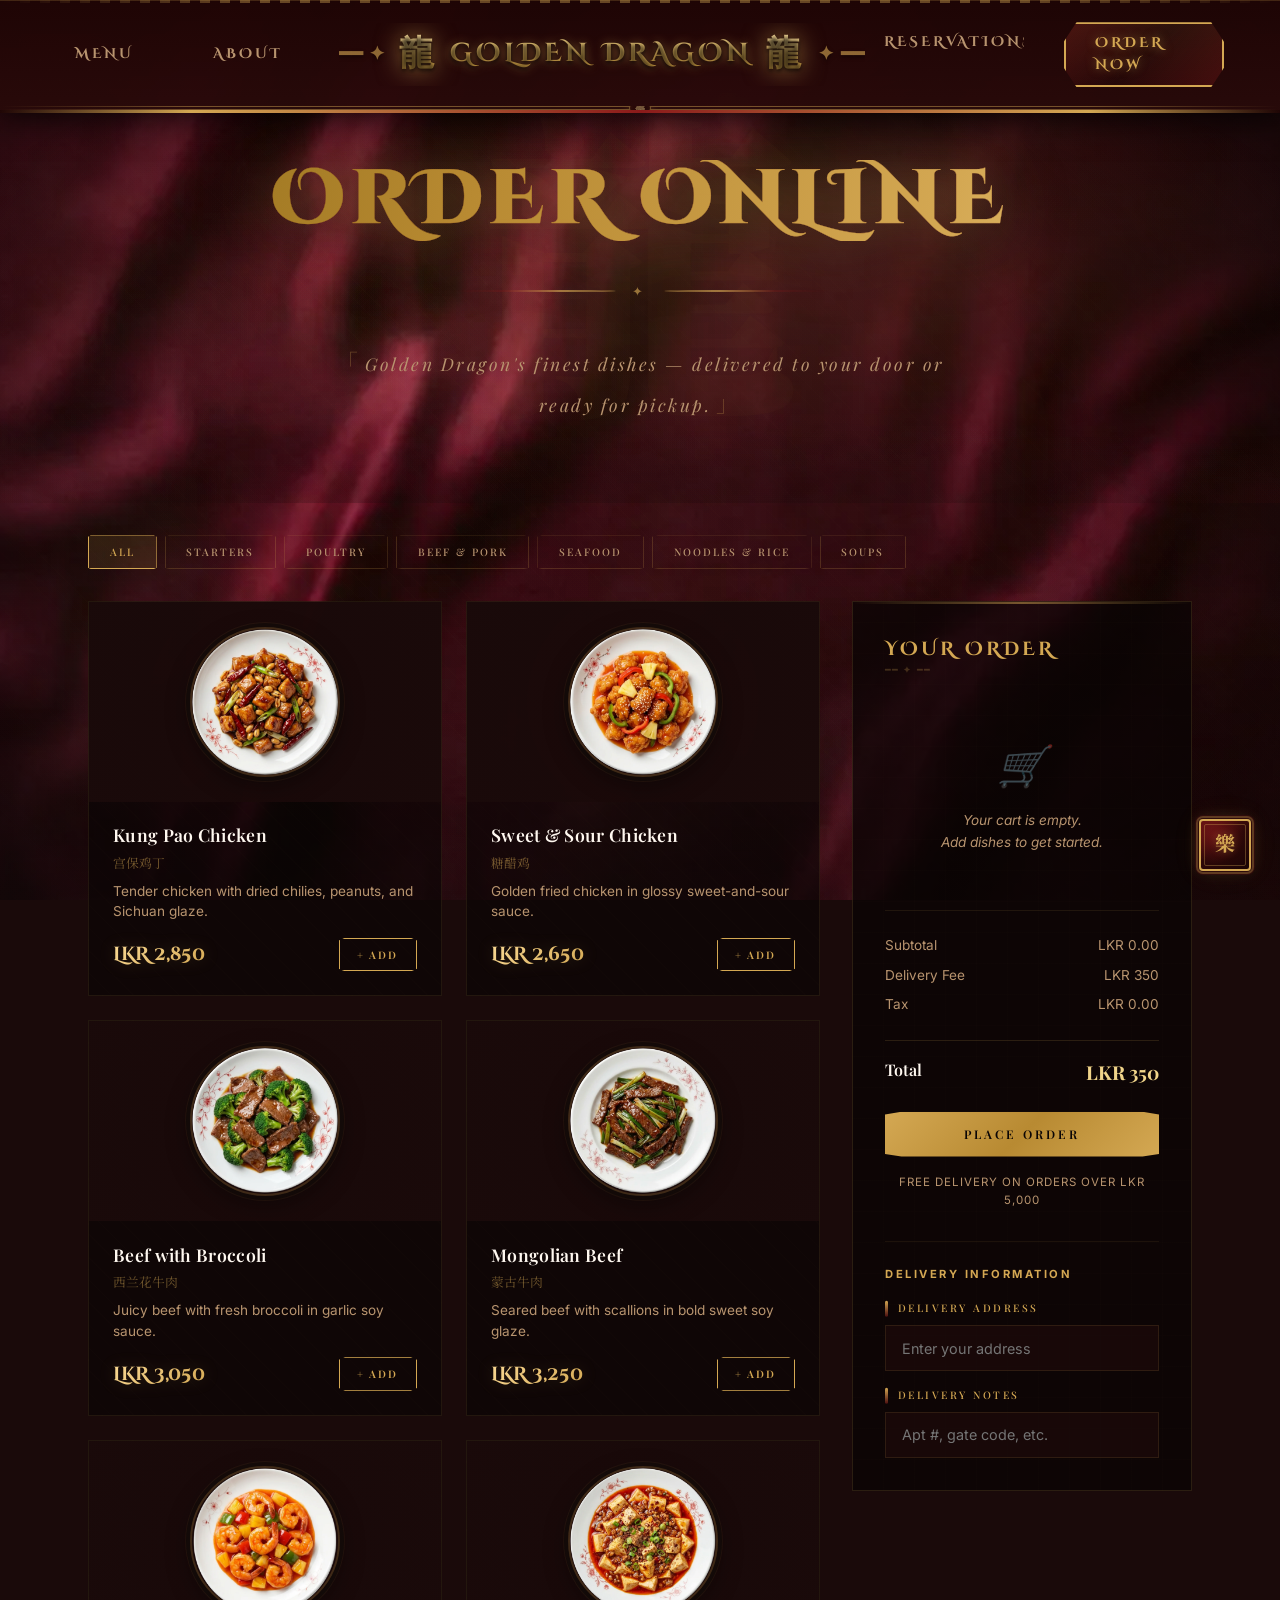
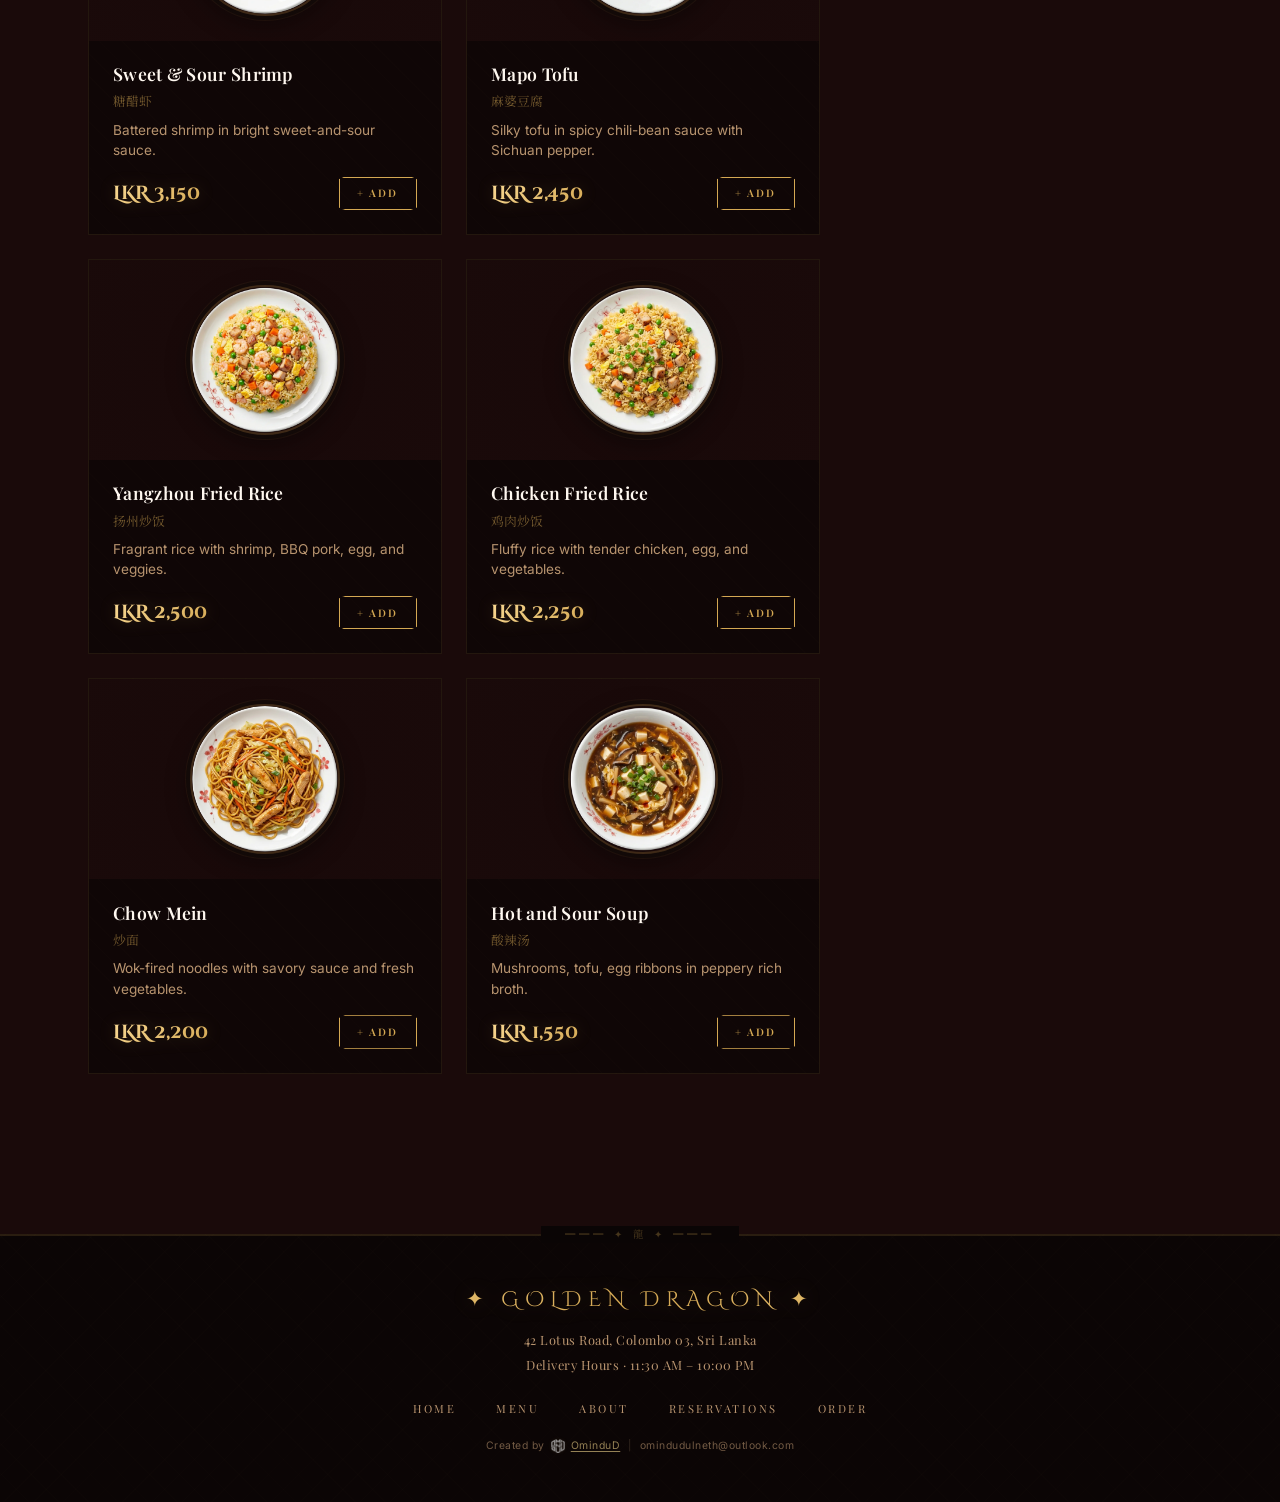
<file: order.html>
<!DOCTYPE html>
<html lang="en">
<head>
  <meta charset="UTF-8">
  <meta name="viewport" content="width=device-width, initial-scale=1.0">
  <title>Order Online — Golden Dragon Chinese Restaurant</title>
  <link rel="icon" type="image/png" href="images/logo.webp">

  <!-- Google Fonts -->
  <link rel="preconnect" href="https://fonts.googleapis.com">
  <link rel="preconnect" href="https://fonts.gstatic.com" crossorigin>
  <link href="https://fonts.googleapis.com/css2?family=Playfair+Display:ital,wght@0,400;0,500;0,600;0,700;0,800;0,900;1,400&family=Inter:wght@300;400;500;600&family=Cinzel+Decorative:wght@400;700;900&family=Noto+Serif+SC:wght@400;700;900&display=swap" rel="stylesheet">

  <link rel="stylesheet" href="css/pages.css">
</head>
<body>

  <!-- Ambient particles -->
  <div class="particles" aria-hidden="true">
    <span class="particle"></span><span class="particle"></span>
    <span class="particle"></span><span class="particle"></span>
    <span class="particle"></span><span class="particle"></span>
    <span class="particle"></span><span class="particle"></span>
  </div>
  <div class="vignette" aria-hidden="true"></div>

  <!-- ======================== TOP NAVIGATION ======================== -->
  <header class="topbar">
    <div class="topbar-top-accent" aria-hidden="true"></div>
    <nav class="topbar-inner">
      <div class="topbar-left">
        <a href="menu.html" class="topbar-link">MENU</a>
        <a href="about.html" class="topbar-link">ABOUT</a>
      </div>
      <a href="index.html" class="topbar-brand">
        <span class="brand-ornament" aria-hidden="true">━━ ✦</span>
        <span class="brand-icon">龍</span>
        <span class="brand-text">GOLDEN DRAGON</span>
        <span class="brand-icon">龍</span>
        <span class="brand-ornament" aria-hidden="true">✦ ━━</span>
      </a>
      <div class="topbar-right">
        <a href="reservations.html" class="topbar-link">RESERVATIONS</a>
        <a href="order.html" class="topbar-link topbar-link--cta topbar-link--active">ORDER NOW</a>
      </div>
    </nav>
    <div class="topbar-line"></div>
  </header>

  <!-- ======================== PAGE HERO ======================== -->
  <section class="page-hero">
    <h1 class="page-title">Order Online</h1>
    <div class="ornament-divider">✦</div>
    <p class="page-subtitle">Golden Dragon's finest dishes — delivered to your door or ready for pickup.</p>
  </section>

  <!-- ======================== ORDER CONTENT ======================== -->
  <main class="page-content">

    <!-- Delivery/Pickup Toggle -->
    <div class="order-header-bar">
      <div class="order-filters">
        <button class="filter-btn filter-btn--active">All</button>
        <button class="filter-btn">Starters</button>
        <button class="filter-btn">Poultry</button>
        <button class="filter-btn">Beef & Pork</button>
        <button class="filter-btn">Seafood</button>
        <button class="filter-btn">Noodles & Rice</button>
        <button class="filter-btn">Soups</button>
      </div>
    </div>

    <div style="display: grid; grid-template-columns: 1fr 340px; gap: 2rem; align-items: start;">

      <!-- ===== ORDER ITEMS GRID ===== -->
      <div class="order-grid">

        <!-- Item 1 -->
        <div class="order-card">
          <div class="order-card-image">
            <img src="images/d1.webp" alt="Kung Pao Chicken" class="order-card-img">
          </div>
          <div class="order-card-body">
            <div class="order-card-name">Kung Pao Chicken</div>
            <div class="order-card-chinese">宫保鸡丁</div>
            <p class="order-card-desc">Tender chicken with dried chilies, peanuts, and Sichuan glaze.</p>
            <div class="order-card-bottom">
              <span class="order-card-price">LKR 2,850</span>
              <button class="btn-add">+ Add</button>
            </div>
          </div>
        </div>

        <!-- Item 2 -->
        <div class="order-card">
          <div class="order-card-image">
            <img src="images/d2.webp" alt="Sweet & Sour Chicken" class="order-card-img">
          </div>
          <div class="order-card-body">
            <div class="order-card-name">Sweet & Sour Chicken</div>
            <div class="order-card-chinese">糖醋鸡</div>
            <p class="order-card-desc">Golden fried chicken in glossy sweet-and-sour sauce.</p>
            <div class="order-card-bottom">
              <span class="order-card-price">LKR 2,650</span>
              <button class="btn-add">+ Add</button>
            </div>
          </div>
        </div>

        <!-- Item 3 -->
        <div class="order-card">
          <div class="order-card-image">
            <img src="images/d3.webp" alt="Beef with Broccoli" class="order-card-img">
          </div>
          <div class="order-card-body">
            <div class="order-card-name">Beef with Broccoli</div>
            <div class="order-card-chinese">西兰花牛肉</div>
            <p class="order-card-desc">Juicy beef with fresh broccoli in garlic soy sauce.</p>
            <div class="order-card-bottom">
              <span class="order-card-price">LKR 3,050</span>
              <button class="btn-add">+ Add</button>
            </div>
          </div>
        </div>

        <!-- Item 4 -->
        <div class="order-card">
          <div class="order-card-image">
            <img src="images/d4.webp" alt="Mongolian Beef" class="order-card-img">
          </div>
          <div class="order-card-body">
            <div class="order-card-name">Mongolian Beef</div>
            <div class="order-card-chinese">蒙古牛肉</div>
            <p class="order-card-desc">Seared beef with scallions in bold sweet soy glaze.</p>
            <div class="order-card-bottom">
              <span class="order-card-price">LKR 3,250</span>
              <button class="btn-add">+ Add</button>
            </div>
          </div>
        </div>

        <!-- Item 5 -->
        <div class="order-card">
          <div class="order-card-image">
            <img src="images/d5.webp" alt="Sweet & Sour Shrimp" class="order-card-img">
          </div>
          <div class="order-card-body">
            <div class="order-card-name">Sweet & Sour Shrimp</div>
            <div class="order-card-chinese">糖醋虾</div>
            <p class="order-card-desc">Battered shrimp in bright sweet-and-sour sauce.</p>
            <div class="order-card-bottom">
              <span class="order-card-price">LKR 3,150</span>
              <button class="btn-add">+ Add</button>
            </div>
          </div>
        </div>

        <!-- Item 6 -->
        <div class="order-card">
          <div class="order-card-image">
            <img src="images/d6.webp" alt="Mapo Tofu" class="order-card-img">
          </div>
          <div class="order-card-body">
            <div class="order-card-name">Mapo Tofu</div>
            <div class="order-card-chinese">麻婆豆腐</div>
            <p class="order-card-desc">Silky tofu in spicy chili-bean sauce with Sichuan pepper.</p>
            <div class="order-card-bottom">
              <span class="order-card-price">LKR 2,450</span>
              <button class="btn-add">+ Add</button>
            </div>
          </div>
        </div>

        <!-- Item 7 -->
        <div class="order-card">
          <div class="order-card-image">
            <img src="images/d7.webp" alt="Yangzhou Fried Rice" class="order-card-img">
          </div>
          <div class="order-card-body">
            <div class="order-card-name">Yangzhou Fried Rice</div>
            <div class="order-card-chinese">扬州炒饭</div>
            <p class="order-card-desc">Fragrant rice with shrimp, BBQ pork, egg, and veggies.</p>
            <div class="order-card-bottom">
              <span class="order-card-price">LKR 2,500</span>
              <button class="btn-add">+ Add</button>
            </div>
          </div>
        </div>

        <!-- Item 8 -->
        <div class="order-card">
          <div class="order-card-image">
            <img src="images/d8.webp" alt="Chicken Fried Rice" class="order-card-img">
          </div>
          <div class="order-card-body">
            <div class="order-card-name">Chicken Fried Rice</div>
            <div class="order-card-chinese">鸡肉炒饭</div>
            <p class="order-card-desc">Fluffy rice with tender chicken, egg, and vegetables.</p>
            <div class="order-card-bottom">
              <span class="order-card-price">LKR 2,250</span>
              <button class="btn-add">+ Add</button>
            </div>
          </div>
        </div>

        <!-- Item 9 -->
        <div class="order-card">
          <div class="order-card-image">
            <img src="images/d9.webp" alt="Chow Mein" class="order-card-img">
          </div>
          <div class="order-card-body">
            <div class="order-card-name">Chow Mein</div>
            <div class="order-card-chinese">炒面</div>
            <p class="order-card-desc">Wok-fired noodles with savory sauce and fresh vegetables.</p>
            <div class="order-card-bottom">
              <span class="order-card-price">LKR 2,200</span>
              <button class="btn-add">+ Add</button>
            </div>
          </div>
        </div>

        <!-- Item 10 -->
        <div class="order-card">
          <div class="order-card-image">
            <img src="images/d10.webp" alt="Hot and Sour Soup" class="order-card-img">
          </div>
          <div class="order-card-body">
            <div class="order-card-name">Hot and Sour Soup</div>
            <div class="order-card-chinese">酸辣汤</div>
            <p class="order-card-desc">Mushrooms, tofu, egg ribbons in peppery rich broth.</p>
            <div class="order-card-bottom">
              <span class="order-card-price">LKR 1,550</span>
              <button class="btn-add">+ Add</button>
            </div>
          </div>
        </div>

      </div>

      <!-- ===== ORDER SUMMARY SIDEBAR ===== -->
      <div class="order-summary">
        <h3>Your Order</h3>

        <div class="order-summary-empty">
          <span class="order-summary-icon">🛒</span>
          Your cart is empty.<br>
          Add dishes to get started.
        </div>

        <div style="border-top: 1px solid rgba(212, 168, 83, 0.1); padding-top: 1.5rem; margin-top: 1.5rem;">
          <div style="display: flex; justify-content: space-between; margin-bottom: 0.5rem; font-size: 0.85rem; color: var(--clr-text-muted);">
            <span>Subtotal</span>
            <span>LKR 0.00</span>
          </div>
          <div style="display: flex; justify-content: space-between; margin-bottom: 0.5rem; font-size: 0.85rem; color: var(--clr-text-muted);">
            <span>Delivery Fee</span>
            <span>LKR 350</span>
          </div>
          <div style="display: flex; justify-content: space-between; margin-bottom: 1.5rem; font-size: 0.85rem; color: var(--clr-text-muted);">
            <span>Tax</span>
            <span>LKR 0.00</span>
          </div>
          <div style="display: flex; justify-content: space-between; padding-top: 1rem; border-top: 1px solid rgba(212, 168, 83, 0.15); margin-bottom: 1.5rem;">
            <span style="font-family: var(--ff-heading); font-weight: 600; color: var(--clr-white);">Total</span>
            <span style="font-family: var(--ff-heading); font-weight: 700; font-size: 1.2rem; color: var(--clr-gold-light);">LKR 350</span>
          </div>
          <button class="btn btn-gold" style="width: 100%;">PLACE ORDER</button>
          <p style="text-align: center; margin-top: 1rem; font-size: 0.72rem; color: var(--clr-text-muted); letter-spacing: 1px;">FREE DELIVERY ON ORDERS OVER LKR 5,000</p>
        </div>

        <!-- Delivery info -->
        <div style="margin-top: 2rem; padding-top: 1.5rem; border-top: 1px solid rgba(212, 168, 83, 0.08);">
          <h4 style="font-size: 0.7rem; letter-spacing: 2.5px; text-transform: uppercase; color: var(--clr-gold); margin-bottom: 1rem;">Delivery Information</h4>
          <div class="form-group" style="margin-bottom: 1rem;">
            <label class="form-label" style="font-size: 0.65rem;">Delivery Address</label>
            <input type="text" class="form-input" placeholder="Enter your address">
          </div>
          <div class="form-group" style="margin-bottom: 0;">
            <label class="form-label" style="font-size: 0.65rem;">Delivery Notes</label>
            <input type="text" class="form-input" placeholder="Apt #, gate code, etc.">
          </div>
        </div>
      </div>

    </div>

  </main>

  <!-- ======================== FOOTER ======================== -->
  <footer class="footer">
    <div class="footer-brand">✦ Golden Dragon ✦</div>
    <p class="footer-text">42 Lotus Road, Colombo 03, Sri Lanka</p>
    <p class="footer-text">Delivery Hours · 11:30 AM – 10:00 PM</p>
    <div class="footer-links">
      <a href="index.html" class="footer-link">Home</a>
      <a href="menu.html" class="footer-link">Menu</a>
      <a href="about.html" class="footer-link">About</a>
      <a href="reservations.html" class="footer-link">Reservations</a>
      <a href="order.html" class="footer-link">Order</a>
    </div>
    <p class="footer-credit">Created by <a href="https://omindu.dev" target="_blank" rel="noopener noreferrer" class="creator-link"><img src="images/omindudlogo.webp" alt="OminduD Logo" class="creator-logo"><span>OminduD</span></a> <span class="credit-divider">|</span> <a href="mailto:omindudulneth@outlook.com" class="creator-email">omindudulneth@outlook.com</a></p>
  </footer>

  <!-- ======================== BACKGROUND MUSIC ======================== -->
  <audio id="bg-music" src="music/bg.mp3" autoplay loop></audio>

  <button id="music-toggle" class="music-toggle" aria-label="Mute background music" title="Toggle Music">
    <span class="music-icon music-icon--on">樂</span>
    <span class="music-icon music-icon--off" style="display:none;">靜</span>
  </button>

  <script>
    (function () {
      const audio = document.getElementById('bg-music');
      const btn   = document.getElementById('music-toggle');
      const iconOn  = btn.querySelector('.music-icon--on');
      const iconOff = btn.querySelector('.music-icon--off');
      if (localStorage.getItem('bgMusicMuted') === 'true') {
        audio.muted = true;
        btn.classList.add('muted');
        iconOn.style.display  = 'none';
        iconOff.style.display = 'inline';
      }
      btn.addEventListener('click', function () {
        audio.muted = !audio.muted;
        btn.classList.toggle('muted', audio.muted);
        iconOn.style.display  = audio.muted ? 'none'   : 'inline';
        iconOff.style.display = audio.muted ? 'inline' : 'none';
        localStorage.setItem('bgMusicMuted', audio.muted);
      });
      document.addEventListener('click', function resumeAudio() {
        if (audio.paused) audio.play();
        document.removeEventListener('click', resumeAudio);
      }, { once: true });
    })();
  </script>

</body>
</html>
</file>
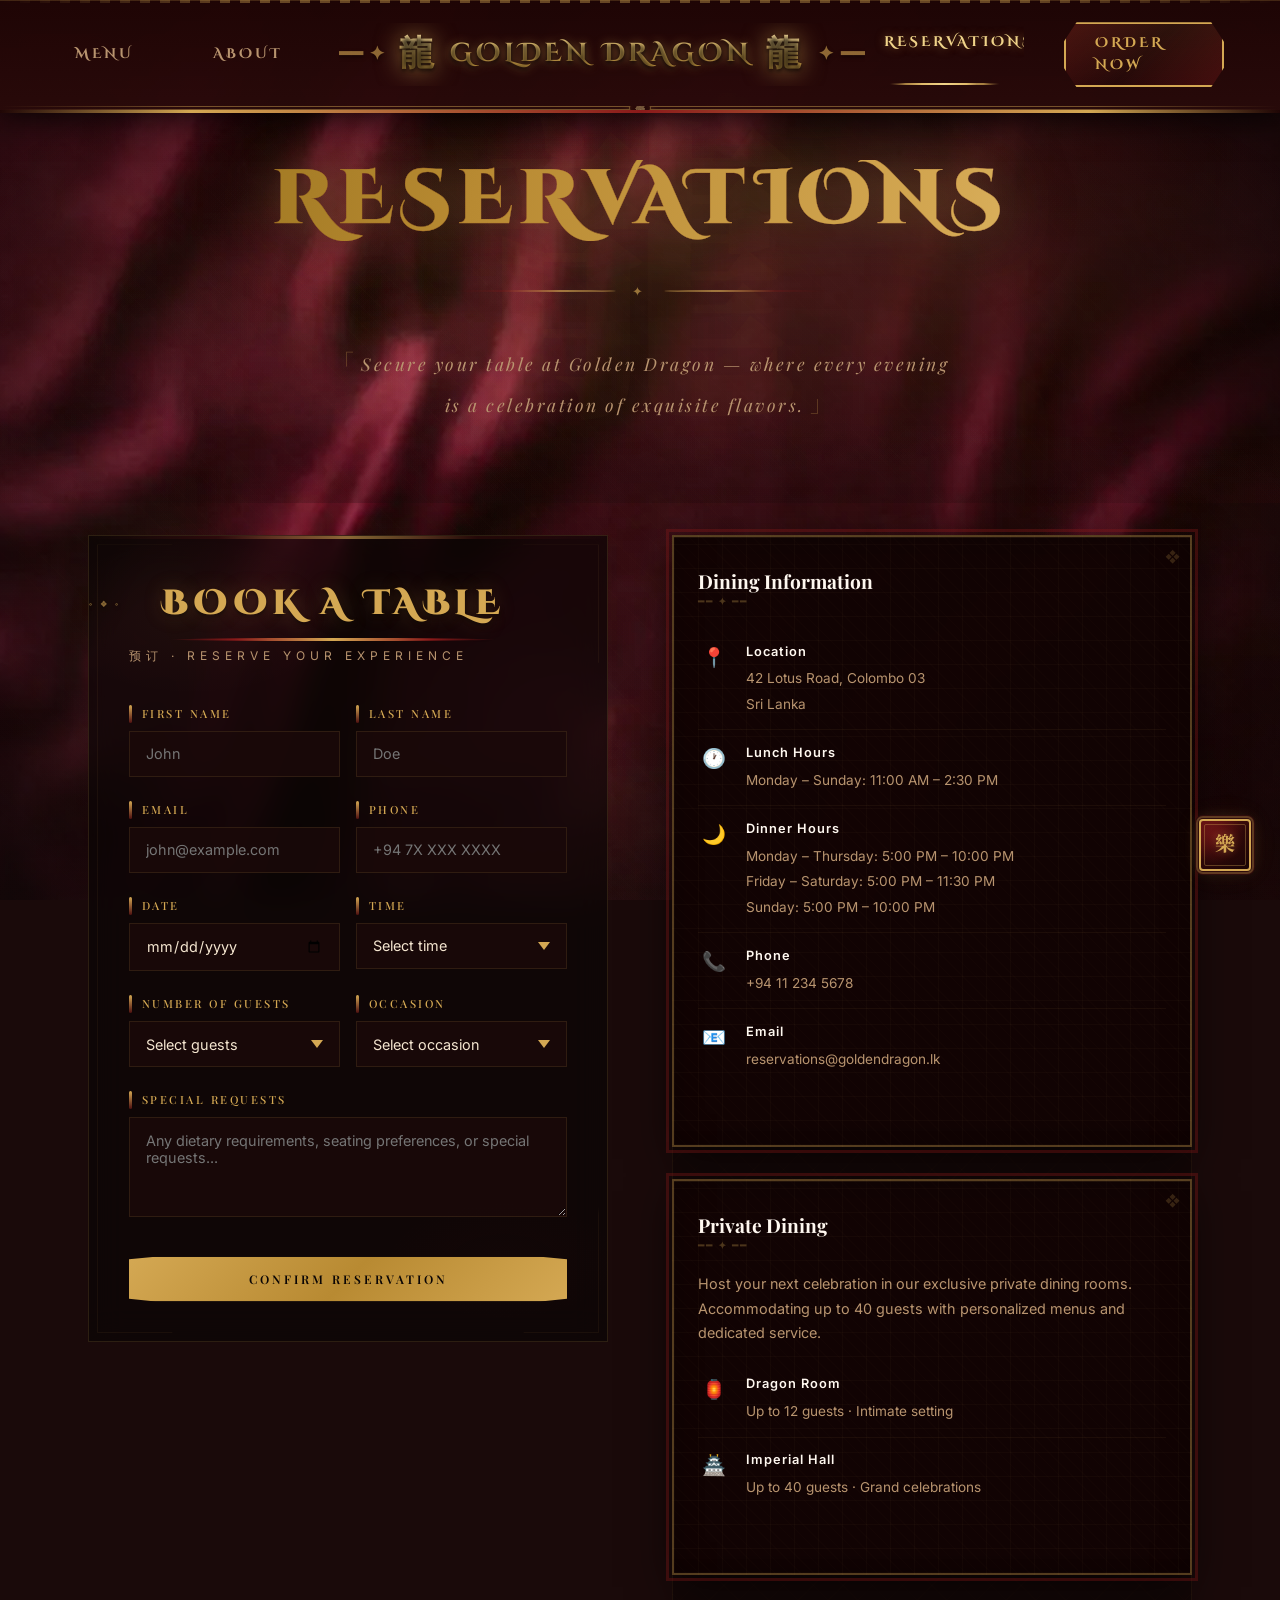
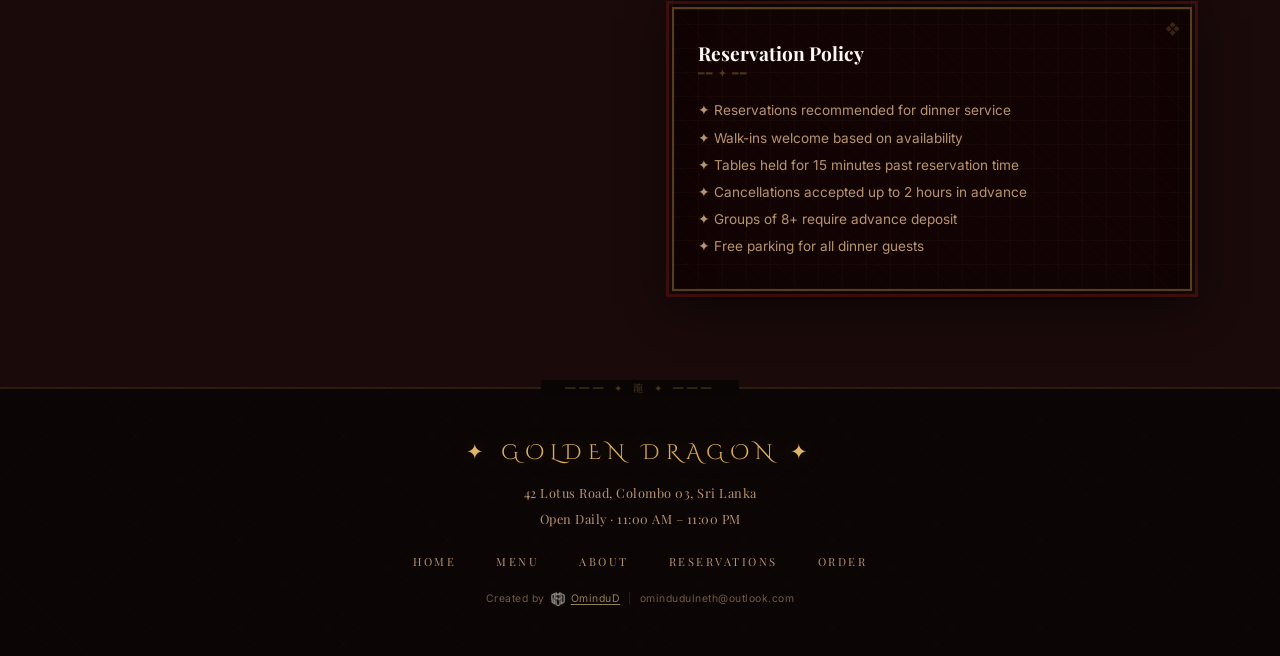
<file: reservations.html>
<!DOCTYPE html>
<html lang="en">
<head>
  <meta charset="UTF-8">
  <meta name="viewport" content="width=device-width, initial-scale=1.0">
  <title>Reservations — Golden Dragon Chinese Restaurant</title>
  <link rel="icon" type="image/png" href="images/logo.webp">

  <!-- Google Fonts -->
  <link rel="preconnect" href="https://fonts.googleapis.com">
  <link rel="preconnect" href="https://fonts.gstatic.com" crossorigin>
  <link href="https://fonts.googleapis.com/css2?family=Playfair+Display:ital,wght@0,400;0,500;0,600;0,700;0,800;0,900;1,400&family=Inter:wght@300;400;500;600&family=Cinzel+Decorative:wght@400;700;900&family=Noto+Serif+SC:wght@400;700;900&display=swap" rel="stylesheet">

  <link rel="stylesheet" href="css/pages.css">
</head>
<body>

  <!-- Ambient particles -->
  <div class="particles" aria-hidden="true">
    <span class="particle"></span><span class="particle"></span>
    <span class="particle"></span><span class="particle"></span>
    <span class="particle"></span><span class="particle"></span>
    <span class="particle"></span><span class="particle"></span>
  </div>
  <div class="vignette" aria-hidden="true"></div>

  <!-- ======================== TOP NAVIGATION ======================== -->
  <header class="topbar">
    <div class="topbar-top-accent" aria-hidden="true"></div>
    <nav class="topbar-inner">
      <div class="topbar-left">
        <a href="menu.html" class="topbar-link">MENU</a>
        <a href="about.html" class="topbar-link">ABOUT</a>
      </div>
      <a href="index.html" class="topbar-brand">
        <span class="brand-ornament" aria-hidden="true">━━ ✦</span>
        <span class="brand-icon">龍</span>
        <span class="brand-text">GOLDEN DRAGON</span>
        <span class="brand-icon">龍</span>
        <span class="brand-ornament" aria-hidden="true">✦ ━━</span>
      </a>
      <div class="topbar-right">
        <a href="reservations.html" class="topbar-link topbar-link--active">RESERVATIONS</a>
        <a href="order.html" class="topbar-link topbar-link--cta">ORDER NOW</a>
      </div>
    </nav>
    <div class="topbar-line"></div>
  </header>

  <!-- ======================== PAGE HERO ======================== -->
  <section class="page-hero">
    <h1 class="page-title">Reservations</h1>
    <div class="ornament-divider">✦</div>
    <p class="page-subtitle">Secure your table at Golden Dragon — where every evening is a celebration of exquisite flavors.</p>
  </section>

  <!-- ======================== RESERVATION CONTENT ======================== -->
  <main class="page-content">

    <div class="reservation-layout">

      <!-- ===== BOOKING FORM ===== -->
      <div class="form-card">
        <h2 class="section-title" style="margin-bottom: 0.3rem;">Book a Table</h2>
        <p class="section-subtitle">预订 · Reserve Your Experience</p>

        <form action="#" method="post">
          <div class="form-row">
            <div class="form-group">
              <label for="first-name" class="form-label">First Name</label>
              <input type="text" id="first-name" name="first-name" class="form-input" placeholder="John" required>
            </div>
            <div class="form-group">
              <label for="last-name" class="form-label">Last Name</label>
              <input type="text" id="last-name" name="last-name" class="form-input" placeholder="Doe" required>
            </div>
          </div>

          <div class="form-row">
            <div class="form-group">
              <label for="email" class="form-label">Email</label>
              <input type="email" id="email" name="email" class="form-input" placeholder="john@example.com" required>
            </div>
            <div class="form-group">
              <label for="phone" class="form-label">Phone</label>
              <input type="tel" id="phone" name="phone" class="form-input" placeholder="+94 7X XXX XXXX">
            </div>
          </div>

          <div class="form-row">
            <div class="form-group">
              <label for="date" class="form-label">Date</label>
              <input type="date" id="date" name="date" class="form-input" required>
            </div>
            <div class="form-group">
              <label for="time" class="form-label">Time</label>
              <select id="time" name="time" class="form-select" required>
                <option value="" disabled selected>Select time</option>
                <option value="11:00">11:00 AM</option>
                <option value="11:30">11:30 AM</option>
                <option value="12:00">12:00 PM</option>
                <option value="12:30">12:30 PM</option>
                <option value="13:00">1:00 PM</option>
                <option value="17:00">5:00 PM</option>
                <option value="17:30">5:30 PM</option>
                <option value="18:00">6:00 PM</option>
                <option value="18:30">6:30 PM</option>
                <option value="19:00">7:00 PM</option>
                <option value="19:30">7:30 PM</option>
                <option value="20:00">8:00 PM</option>
                <option value="20:30">8:30 PM</option>
                <option value="21:00">9:00 PM</option>
              </select>
            </div>
          </div>

          <div class="form-row">
            <div class="form-group">
              <label for="guests" class="form-label">Number of Guests</label>
              <select id="guests" name="guests" class="form-select" required>
                <option value="" disabled selected>Select guests</option>
                <option value="1">1 Guest</option>
                <option value="2">2 Guests</option>
                <option value="3">3 Guests</option>
                <option value="4">4 Guests</option>
                <option value="5">5 Guests</option>
                <option value="6">6 Guests</option>
                <option value="7">7 Guests</option>
                <option value="8">8 Guests</option>
                <option value="10+">10+ (Private Dining)</option>
              </select>
            </div>
            <div class="form-group">
              <label for="occasion" class="form-label">Occasion</label>
              <select id="occasion" name="occasion" class="form-select">
                <option value="" disabled selected>Select occasion</option>
                <option value="none">No special occasion</option>
                <option value="birthday">Birthday</option>
                <option value="anniversary">Anniversary</option>
                <option value="business">Business Dinner</option>
                <option value="celebration">Celebration</option>
                <option value="date">Date Night</option>
                <option value="other">Other</option>
              </select>
            </div>
          </div>

          <div class="form-group">
            <label for="requests" class="form-label">Special Requests</label>
            <textarea id="requests" name="requests" class="form-textarea" placeholder="Any dietary requirements, seating preferences, or special requests..."></textarea>
          </div>

          <button type="submit" class="btn btn-gold" style="width: 100%; margin-top: 0.5rem;">
            CONFIRM RESERVATION
          </button>
        </form>
      </div>

      <!-- ===== INFORMATION SIDEBAR ===== -->
      <div class="reservation-info">

        <div class="card" style="margin-bottom: 2rem;">
          <h3 style="font-family: var(--ff-heading); font-size: 1.2rem; color: var(--clr-white); margin-bottom: 1.2rem;">Dining Information</h3>
          <ul class="info-list">
            <li>
              <span class="info-icon">📍</span>
              <div class="info-detail">
                <strong>Location</strong>
                <span>42 Lotus Road, Colombo 03<br>Sri Lanka</span>
              </div>
            </li>
            <li>
              <span class="info-icon">🕐</span>
              <div class="info-detail">
                <strong>Lunch Hours</strong>
                <span>Monday – Sunday: 11:00 AM – 2:30 PM</span>
              </div>
            </li>
            <li>
              <span class="info-icon">🌙</span>
              <div class="info-detail">
                <strong>Dinner Hours</strong>
                <span>Monday – Thursday: 5:00 PM – 10:00 PM<br>Friday – Saturday: 5:00 PM – 11:30 PM<br>Sunday: 5:00 PM – 10:00 PM</span>
              </div>
            </li>
            <li>
              <span class="info-icon">📞</span>
              <div class="info-detail">
                <strong>Phone</strong>
                <span>+94 11 234 5678</span>
              </div>
            </li>
            <li>
              <span class="info-icon">📧</span>
              <div class="info-detail">
                <strong>Email</strong>
                <span>reservations@goldendragon.lk</span>
              </div>
            </li>
          </ul>
        </div>

        <div class="card" style="margin-bottom: 2rem;">
          <h3 style="font-family: var(--ff-heading); font-size: 1.2rem; color: var(--clr-white); margin-bottom: 1.2rem;">Private Dining</h3>
          <p style="font-size: 0.9rem; color: var(--clr-text-muted); line-height: 1.7; margin-bottom: 1rem;">Host your next celebration in our exclusive private dining rooms. Accommodating up to 40 guests with personalized menus and dedicated service.</p>
          <ul class="info-list">
            <li>
              <span class="info-icon">🏮</span>
              <div class="info-detail">
                <strong>Dragon Room</strong>
                <span>Up to 12 guests · Intimate setting</span>
              </div>
            </li>
            <li>
              <span class="info-icon">🏯</span>
              <div class="info-detail">
                <strong>Imperial Hall</strong>
                <span>Up to 40 guests · Grand celebrations</span>
              </div>
            </li>
          </ul>
        </div>

        <div class="card">
          <h3 style="font-family: var(--ff-heading); font-size: 1.2rem; color: var(--clr-white); margin-bottom: 1rem;">Reservation Policy</h3>
          <ul style="list-style: none; font-size: 0.85rem; color: var(--clr-text-muted); line-height: 2;">
            <li>✦ Reservations recommended for dinner service</li>
            <li>✦ Walk-ins welcome based on availability</li>
            <li>✦ Tables held for 15 minutes past reservation time</li>
            <li>✦ Cancellations accepted up to 2 hours in advance</li>
            <li>✦ Groups of 8+ require advance deposit</li>
            <li>✦ Free parking for all dinner guests</li>
          </ul>
        </div>

      </div>

    </div>

  </main>

  <!-- ======================== FOOTER ======================== -->
  <footer class="footer">
    <div class="footer-brand">✦ Golden Dragon ✦</div>
    <p class="footer-text">42 Lotus Road, Colombo 03, Sri Lanka</p>
    <p class="footer-text">Open Daily · 11:00 AM – 11:00 PM</p>
    <div class="footer-links">
      <a href="index.html" class="footer-link">Home</a>
      <a href="menu.html" class="footer-link">Menu</a>
      <a href="about.html" class="footer-link">About</a>
      <a href="reservations.html" class="footer-link">Reservations</a>
      <a href="order.html" class="footer-link">Order</a>
    </div>
    <p class="footer-credit">Created by <a href="https://omindu.dev" target="_blank" rel="noopener noreferrer" class="creator-link"><img src="images/omindudlogo.webp" alt="OminduD Logo" class="creator-logo"><span>OminduD</span></a> <span class="credit-divider">|</span> <a href="mailto:omindudulneth@outlook.com" class="creator-email">omindudulneth@outlook.com</a></p>
  </footer>

  <!-- ======================== BACKGROUND MUSIC ======================== -->
  <audio id="bg-music" src="music/bg.mp3" autoplay loop></audio>

  <button id="music-toggle" class="music-toggle" aria-label="Mute background music" title="Toggle Music">
    <span class="music-icon music-icon--on">樂</span>
    <span class="music-icon music-icon--off" style="display:none;">靜</span>
  </button>

  <script>
    (function () {
      const audio = document.getElementById('bg-music');
      const btn   = document.getElementById('music-toggle');
      const iconOn  = btn.querySelector('.music-icon--on');
      const iconOff = btn.querySelector('.music-icon--off');
      if (localStorage.getItem('bgMusicMuted') === 'true') {
        audio.muted = true;
        btn.classList.add('muted');
        iconOn.style.display  = 'none';
        iconOff.style.display = 'inline';
      }
      btn.addEventListener('click', function () {
        audio.muted = !audio.muted;
        btn.classList.toggle('muted', audio.muted);
        iconOn.style.display  = audio.muted ? 'none'   : 'inline';
        iconOff.style.display = audio.muted ? 'inline' : 'none';
        localStorage.setItem('bgMusicMuted', audio.muted);
      });
      document.addEventListener('click', function resumeAudio() {
        if (audio.paused) audio.play();
        document.removeEventListener('click', resumeAudio);
      }, { once: true });
    })();
  </script>

</body>
</html>
</file>
<file: css/style.css>
/* ==========================================================================
   GOLDEN DRAGON — Chinese Restaurant Corner-Table Layout
   
   CONCEPT:
   - Giant lazy susan circle anchored to BOTTOM-RIGHT corner, 1/4 visible.
   - 10 plates at 36° intervals around the table centre.
   - Only the plate in the top-left quadrant is visible; rest is clipped.
   - Table rotates SMOOTHLY & CONTINUOUSLY (never stops) + scroll adds more.
   - Left side shows matching dish description that cross-fades per plate.
   - Pure CSS: keyframe + scroll-driven animations, no JavaScript.
   ========================================================================== */

/* ======================== CUSTOM PROPERTIES ======================== */
:root {
  --clr-bg:           #1A0A0A;
  --clr-bg-alt:       #2A1215;
  --clr-text:         #F5E6D0;
  --clr-text-muted:   #B8946F;
  --clr-border:       #8B4513;
  --clr-white:        #FFF8F0;
  --clr-black:        #0A0505;
  --clr-red:          #C41E1E;
  --clr-red-dark:     #8B1A1A;
  --clr-gold:         #D4A853;
  --clr-gold-light:   #F0D48A;
  --clr-ember:        #FF6B35;

  --ff-heading: 'Playfair Display', Georgia, serif;
  --ff-body:    'Inter', -apple-system, sans-serif;

  --ease: cubic-bezier(0.22, 1, 0.36, 1);
  --ease-bounce: cubic-bezier(0.34, 1.56, 0.64, 1);

  /* Reduce table size slightly from previous huge value, but keep it large enough for single dish focus */
  --table-size: 210vmin; 
}

/* ======================== RESET ======================== */
*, *::before, *::after {
  margin: 0;
  padding: 0;
  box-sizing: border-box;
}

html {
  font-size: 16px;
  /* Define timeline scope on root so siblings can share it */
  timeline-scope: --main-scroll;
  overflow-x: hidden;
}

body {
  font-family: var(--ff-body);
  /* Dark wood like texture with bg.webp */
  background-color: var(--clr-bg);
  background-image: 
    radial-gradient(circle at 80% 80%, rgba(61, 16, 16, 0.4), transparent 60%),
    radial-gradient(circle at 20% 30%, rgba(212, 168, 83, 0.03), transparent 50%),
    url('../images/bg.webp');
  background-size: auto, auto, cover;
  background-position: center;
  background-repeat: no-repeat, no-repeat, no-repeat;
    
  color: var(--clr-text);
  line-height: 1.5;
  overflow: hidden; /* Body no longer scrolls */
  height: 100vh;
}

a { text-decoration: none; color: inherit; }

/* ==========================================================================
   SCROLL-DRIVE WRAPPER
   
   Creates scrollable height that drives the scroll-spin layer.
   This becomes the scroll container.
   ========================================================================== */

.scroll-drive {
  position: absolute;
  top: 0;
  left: 0;
  width: 100%;
  height: 100vh;
  overflow-y: scroll;
  scroll-snap-type: y mandatory;
  /* Make sure this is on top so we can scroll it */
  z-index: 500; 
  scroll-timeline: --main-scroll block;
}

/* ==========================================================================
   TOP NAVIGATION BAR
   ========================================================================== */

.topbar {
  position: fixed;
  top: 0;
  left: 0;
  width: 100%;
  z-index: 1000;

  /* Imperial lacquer base — deep layered red-black */
  background:
    /* Faint cloud/auspicious pattern overlay */
    radial-gradient(ellipse 60px 40px at 15% 60%, rgba(212,168,83,0.06) 0%, transparent 100%),
    radial-gradient(ellipse 50px 35px at 45% 40%, rgba(212,168,83,0.04) 0%, transparent 100%),
    radial-gradient(ellipse 55px 38px at 75% 55%, rgba(212,168,83,0.05) 0%, transparent 100%),
    radial-gradient(ellipse 45px 30px at 90% 35%, rgba(212,168,83,0.04) 0%, transparent 100%),
    /* Fine silk weave texture */
    repeating-linear-gradient(
      90deg,
      transparent 0, transparent 2px,
      rgba(212,168,83,0.015) 2px, rgba(212,168,83,0.015) 3px
    ),
    repeating-linear-gradient(
      0deg,
      transparent 0, transparent 2px,
      rgba(212,168,83,0.015) 2px, rgba(212,168,83,0.015) 3px
    ),
    /* Deep lacquer gradient */
    linear-gradient(180deg, #1E0808 0%, #280A0A 40%, #1A0505 100%);

  backdrop-filter: blur(24px) saturate(1.5);
  -webkit-backdrop-filter: blur(24px) saturate(1.5);

  /* No border-bottom — we use the .topbar-line and keyline elements instead */
  border-bottom: none;

  transition: all 0.4s var(--ease);
  box-shadow:
    0 6px 40px rgba(0, 0, 0, 0.9),
    0 1px 0 rgba(212, 168, 83, 0.15) inset,
    inset 0 -1px 0 rgba(212, 168, 83, 0.1);
  overflow: hidden; /* prevent horizontal overflow from children */
}

/* ═══ Greek Key / 回紋 Meander Accent at top ═══ */
.topbar-top-accent {
  width: 100%;
  height: 6px;
  position: relative;
  /* Greek key meander via repeating gradients */
  background:
    repeating-linear-gradient(
      90deg,
      var(--clr-gold) 0px, var(--clr-gold) 6px,
      transparent 6px, transparent 8px,
      var(--clr-red-dark) 8px, var(--clr-red-dark) 14px,
      transparent 14px, transparent 16px
    );
  opacity: 0.7;
  mask-image: linear-gradient(90deg, transparent, black 10%, black 90%, transparent);
  -webkit-mask-image: linear-gradient(90deg, transparent, black 10%, black 90%, transparent);
}

/* Second sub-accent line directly under for layered border look */
.topbar-top-accent::after {
  content: '';
  position: absolute;
  bottom: -2px;
  left: 0;
  width: 100%;
  height: 2px;
  background: linear-gradient(
    90deg,
    transparent 0%, var(--clr-gold) 20%, var(--clr-gold-light) 50%, var(--clr-gold) 80%, transparent 100%
  );
  opacity: 0.5;
}

.topbar-inner {
  display: flex;
  align-items: center;
  justify-content: space-between;
  padding: 1.2rem 3.5rem;
  max-width: 1600px;
  margin: 0 auto;
}

.topbar-left,
.topbar-right {
  display: flex;
  gap: 2.5rem;
  flex: 1;
}

.topbar-right {
  justify-content: flex-end;
}

.topbar-link {
  font-family: 'Cinzel Decorative', serif;
  font-size: 0.85rem;
  font-weight: 700;
  letter-spacing: 3px;
  text-transform: uppercase;
  color: var(--clr-text-muted);
  transition: all 0.4s var(--ease);
  position: relative;
  padding: 0.6rem 1.2rem;
  overflow: hidden;
}

/* Ink-drop expanding background on hover */
.topbar-link::before {
  content: '';
  position: absolute;
  top: 50%;
  left: 50%;
  width: 0;
  height: 0;
  background: radial-gradient(
    circle,
    rgba(139, 26, 26, 0.85) 0%,
    rgba(139, 26, 26, 0.4) 40%,
    transparent 70%
  );
  border-radius: 50%;
  transform: translate(-50%, -50%);
  transition: width 0.5s var(--ease), height 0.5s var(--ease);
  z-index: -1;
}

/* Gold underline with calligraphy brush taper */
.topbar-link::after {
  content: '';
  position: absolute;
  bottom: 2px;
  left: 15%;
  width: 70%;
  height: 2px;
  background: linear-gradient(
    90deg,
    transparent 0%,
    var(--clr-gold) 15%,
    var(--clr-gold-light) 50%,
    var(--clr-gold) 85%,
    transparent 100%
  );
  transform: scaleX(0);
  transform-origin: center;
  transition: transform 0.4s var(--ease);
  border-radius: 50%;
}

.topbar-link:hover::before {
  width: 180%;
  height: 180%;
}

.topbar-link:hover::after {
  transform: scaleX(1);
}

.topbar-link:hover {
  color: var(--clr-gold-light);
  text-shadow:
    0 0 8px rgba(212, 168, 83, 0.6),
    0 0 20px rgba(212, 168, 83, 0.2);
  letter-spacing: 4px;
}

/* ═══ CTA Button — Chinese Window / 花窗 Frame Style ═══ */
.topbar-link--cta {
  padding: 0.55rem 1.8rem;
  border: 2px solid var(--clr-gold);
  /* Hexagonal / Chinese-window cut corners */
  clip-path: polygon(
    8% 0%, 92% 0%, 100% 30%, 100% 70%, 92% 100%, 8% 100%, 0% 70%, 0% 30%
  );
  background:
    linear-gradient(135deg, rgba(139, 26, 26, 0.3) 0%, transparent 50%, rgba(139, 26, 26, 0.3) 100%),
    linear-gradient(180deg, rgba(212, 168, 83, 0.08), transparent);
  color: var(--clr-gold);
  transition: all 0.4s var(--ease);
  position: relative;
  overflow: hidden;
  letter-spacing: 3px;
}

/* Animated shimmer sweep */
.topbar-link--cta::before {
  content: '';
  position: absolute;
  top: 0;
  left: -120%;
  width: 60%;
  height: 100%;
  background: linear-gradient(
    100deg,
    transparent 0%,
    rgba(240, 212, 138, 0.3) 50%,
    transparent 100%
  );
  animation: ctaSweep 3s ease-in-out infinite;
  pointer-events: none;
}

@keyframes ctaSweep {
  0%   { left: -120%; }
  100% { left: 120%; }
}

.topbar-link--cta::after {
  display: none;
}

.topbar-link--cta:hover {
  background:
    linear-gradient(135deg, rgba(212, 168, 83, 0.25) 0%, rgba(139, 26, 26, 0.4) 50%, rgba(212, 168, 83, 0.25) 100%);
  box-shadow:
    0 0 30px rgba(212, 168, 83, 0.3),
    0 0 60px rgba(212, 168, 83, 0.1),
    inset 0 0 20px rgba(212, 168, 83, 0.15);
  color: var(--clr-gold-light);
  text-shadow: 0 0 15px rgba(212, 168, 83, 0.7);
  border-color: var(--clr-gold-light);
  letter-spacing: 4px;
}

.topbar-brand {
  font-family: 'Cinzel Decorative', var(--ff-heading);
  font-size: 1.6rem; /* Increased size */
  font-weight: 700;
  letter-spacing: 4px; /* Slightly reduced spacing to keep it compact with larger font */
  text-transform: uppercase;
  white-space: nowrap;
  display: flex;
  align-items: center;
  gap: 0.8rem;
  transition: all 0.4s var(--ease);
  position: relative;
  padding: 0.2rem 0;
  text-shadow: 0 2px 4px rgba(0,0,0,0.8);
}

.brand-text {
  background: linear-gradient(
    to bottom,
    #F0D48A 0%,
    #D4A853 50%,
    #B88A32 100%
  );
  background-size: 100% 100%;
  -webkit-background-clip: text;
  background-clip: text;
  color: transparent;
  filter: drop-shadow(0 0 5px rgba(212, 168, 83, 0.4));
}

.topbar-brand:hover .brand-text {
  filter: drop-shadow(0 0 15px rgba(212, 168, 83, 0.8));
}

.brand-ornament {
  font-size: 1.2rem; /* Larger ornaments */
  color: var(--clr-gold);
  opacity: 0.6;
  letter-spacing: 1px;
  transition: opacity 0.4s var(--ease);
}

.topbar-brand:hover .brand-ornament {
  opacity: 1;
}

.brand-icon {
  font-size: 2.2rem;
  background: linear-gradient(180deg, #FFE8B0, #D4A853, #B88A32);
  -webkit-background-clip: text;
  background-clip: text;
  color: transparent;
  filter: drop-shadow(0 0 12px rgba(212, 168, 83, 0.6));
  animation: dragonPulse 3s ease-in-out infinite;
}

@keyframes dragonPulse {
  0%, 100% { filter: drop-shadow(0 0 8px rgba(212, 168, 83, 0.4)); transform: scale(1); }
  50% { filter: drop-shadow(0 0 18px rgba(212, 168, 83, 0.8)); transform: scale(1.08); }
}

/* ======================== BRAND LAMP (Chinese Lantern) ======================== */
.brand-lamp {
  height: 3.2rem;
  width: auto;
  object-fit: contain;
  filter: drop-shadow(0 0 10px rgba(212, 168, 83, 0.6))
          drop-shadow(0 0 20px rgba(255, 107, 53, 0.3));
  transition: all 0.4s var(--ease);
  animation: lampSway 3s ease-in-out infinite;
  transform-origin: top center;
}

.brand-lamp--left {
  animation-delay: 0s;
}

.brand-lamp--right {
  animation-delay: 1.5s;
}

.topbar-brand:hover .brand-lamp {
  filter: drop-shadow(0 0 15px rgba(212, 168, 83, 0.9))
          drop-shadow(0 0 30px rgba(255, 107, 53, 0.5))
          drop-shadow(0 4px 8px rgba(0, 0, 0, 0.6));
}

@keyframes lampSway {
  0%, 100% { transform: rotate(-3deg); }
  50%      { transform: rotate(3deg); }
}

/* ═══ Bottom Ornamental Line — Double-line with center gem ═══ */
.topbar-line {
  width: 100%;
  height: 4px;
  position: relative;
  /* Double gold line separated by dark gap */
  background:
    linear-gradient(
      to bottom,
      transparent 0px,
      var(--clr-gold) 0px, var(--clr-gold) 1px,
      transparent 1px, transparent 3px,
      var(--clr-gold) 3px, var(--clr-gold) 4px
    );
  opacity: 0.45;
  mask-image: linear-gradient(90deg, transparent 0%, black 15%, black 85%, transparent 100%);
  -webkit-mask-image: linear-gradient(90deg, transparent 0%, black 15%, black 85%, transparent 100%);
  animation: lineShimmer 5s ease-in-out infinite;
}

/* Center 壽 longevity gem ornament */
.topbar-line::after {
  content: '壽';
  position: absolute;
  top: 50%;
  left: 50%;
  transform: translate(-50%, -50%);
  width: 22px;
  height: 22px;
  border-radius: 50%;
  background: linear-gradient(135deg, #2E0808, #1A0505);
  border: 1.5px solid var(--clr-gold);
  color: var(--clr-gold-light);
  font-size: 0.65rem;
  font-weight: 700;
  display: flex;
  align-items: center;
  justify-content: center;
  box-shadow:
    0 0 10px rgba(212, 168, 83, 0.5),
    inset 0 0 4px rgba(212, 168, 83, 0.2);
  opacity: 1;
  animation: gemPulse 4s ease-in-out infinite;
  z-index: 2;
}

@keyframes gemPulse {
  0%, 100% { box-shadow: 0 0 8px rgba(212,168,83,0.4); transform: translate(-50%,-50%) scale(1); }
  50% { box-shadow: 0 0 18px rgba(212,168,83,0.8), 0 0 30px rgba(212,168,83,0.3); transform: translate(-50%,-50%) scale(1.1); }
}

@keyframes dotPulse {
  0%, 100% { opacity: 0.4; transform: translate(-50%, -50%) scale(0.8); }
  50% { opacity: 0.9; transform: translate(-50%, -50%) scale(1.2); }
}

@keyframes lineShimmer {
  0%, 100% { opacity: 0.25; }
  50% { opacity: 0.5; }
}

.scroll-step {
  height: 100vh;
  scroll-snap-align: start;
  position: relative;
  display: flex;
  align-items: center;
  padding-left: 3.5rem;
  padding-top: 5rem;
}

/* ==========================================================================
   FIXED TABLE — Bottom-Right Corner (1/4 Visible)
   ========================================================================== */

.table-corner {
  position: fixed;
  inset: 0;
  overflow: hidden;
  z-index: 100;
  pointer-events: none;
}

/* --- The wooden table circle --- */
.wooden-table {
  position: absolute;
  bottom: calc(var(--table-size) / -2);
  right: calc(var(--table-size) / -2);
  width: var(--table-size);
  height: var(--table-size);
  border-radius: 50%;
  transform-origin: center center;

  /* Luxurious Chinese deeply lacquered redwood */
  background:
    /* High-gloss lacquer reflection */
    radial-gradient(
      ellipse at 30% 30%,
      rgba(255, 230, 200, 0.1) 0%,
      transparent 40%
    ),
    /* Subtle concentric ring grooves (lazy susan rings) */
    repeating-radial-gradient(
      circle at 50% 50%,
      transparent 0px, transparent 55px,
      rgba(212, 168, 83, 0.05) 55px, rgba(212, 168, 83, 0.08) 57px,
      transparent 57px, transparent 110px,
      rgba(0,0,0,0.05) 110px, rgba(0,0,0,0.08) 112px
    ),
    /* Chinese carved decorative pattern (simulated with conic gradient) */
    conic-gradient(
      from 0deg at 50% 50%,
      rgba(139, 69, 19, 0.06) 0deg,
      transparent 3deg,
      transparent 33deg,
      rgba(139, 69, 19, 0.06) 36deg,
      transparent 39deg,
      transparent 69deg,
      rgba(139, 69, 19, 0.06) 72deg,
      transparent 75deg,
      transparent 105deg,
      rgba(139, 69, 19, 0.06) 108deg,
      transparent 111deg,
      transparent 141deg,
      rgba(139, 69, 19, 0.06) 144deg,
      transparent 147deg,
      transparent 177deg,
      rgba(139, 69, 19, 0.06) 180deg,
      transparent 183deg,
      transparent 213deg,
      rgba(139, 69, 19, 0.06) 216deg,
      transparent 219deg,
      transparent 249deg,
      rgba(139, 69, 19, 0.06) 252deg,
      transparent 255deg,
      transparent 285deg,
      rgba(139, 69, 19, 0.06) 288deg,
      transparent 291deg,
      transparent 321deg,
      rgba(139, 69, 19, 0.06) 324deg,
      transparent 327deg,
      transparent 357deg,
      rgba(139, 69, 19, 0.06) 360deg
    ),
    /* Primary wood grain — fine lines */
    repeating-linear-gradient(
      93deg,
      transparent 0px, transparent 18px,
      rgba(80, 20, 20, 0.1) 18px, rgba(80, 20, 20, 0.1) 19px
    ),
    /* Deep radial rosewood gradient - Darker and richer */
    radial-gradient(
      circle at 35% 35%,
      #5E1B1B 0%,
      #4A1212 25%,
      #360A0A 50%,
      #240505 75%,
      #120202 100%
    );

  box-shadow:
    /* Inner depth */
    inset 0 0 150px rgba(0,0,0,0.5),
    
    /* Intricate Chinese-style rim (Gold + Lacquer layers) */
    0 0 0 4px #1a0505,                 /* Inner black lacquer */
    0 0 0 8px rgba(184, 134, 11, 0.4), /* Antique Gold */
    0 0 0 12px #2a0a0a,                /* Red wood */
    0 0 0 14px #D4A853,                /* Bright Gold Thread */
    0 0 0 20px #2a0a0a,                /* Wide wood band */
    0 0 0 22px rgba(184, 134, 11, 0.5),/* Outer Gold */
    0 0 0 26px #0d0202,                /* Outer black rim */

    /* Dramatic drop shadow for floating effect */
    -30px -30px 100px rgba(0,0,0,0.7),
    
    /* Outer golden aura */
    0 0 60px rgba(212, 168, 83, 0.25);

  animation: scrollSpin linear both;
  animation-timeline: --main-scroll;
}

@keyframes scrollSpin {
  from { transform: rotate(-45deg); }
  to   { transform: rotate(-369deg); } 
}

/* Ambient warm red/gold light on the wood */
.table-light {
  position: absolute;
  bottom: calc(var(--table-size) / -2 - 2px); 
  right: calc(var(--table-size) / -2 - 2px);
  width: calc(var(--table-size) + 4px);
  height: calc(var(--table-size) + 4px);
  
  border-radius: 50%;
  pointer-events: none;
  z-index: 150;
  
  box-shadow: 
    -6px -6px 60px rgba(255, 200, 100, 0.5),
    -3px -3px 25px rgba(255, 220, 130, 0.35),
    inset 3px 3px 30px rgba(255, 200, 100, 0.2);
              
  border: 1px solid rgba(255, 215, 0, 0.5);
  animation: tableLightPulse 6s ease-in-out infinite;
}

@keyframes tableLightPulse {
  0%, 100% { 
    box-shadow: 
      -6px -6px 60px rgba(255, 200, 100, 0.45),
      -3px -3px 25px rgba(255, 220, 130, 0.3),
      inset 3px 3px 30px rgba(255, 200, 100, 0.15);
  }
  50% { 
    box-shadow: 
      -8px -8px 80px rgba(255, 200, 100, 0.6),
      -4px -4px 35px rgba(255, 220, 130, 0.45),
      inset 4px 4px 40px rgba(255, 200, 100, 0.25);
  }
}

/* The sharp golden boundary line */
.table-light::after {
  content: '';
  position: absolute;
  inset: -2px;
  border-radius: 50%;
  
  /* Visible gold arc on top-left quadrant */
  border: 3px solid rgba(255, 215, 0, 0.55); 
  border-bottom-color: transparent;
  border-right-color: transparent;
  
  /* Intense glow on the golden arc */
  filter: drop-shadow(0 0 10px rgba(255, 230, 150, 0.9))
          drop-shadow(0 0 25px rgba(255, 200, 100, 0.4));
  
  transform: rotate(-15deg);
  animation: arcGlow 5s ease-in-out infinite;
}

@keyframes arcGlow {
  0%, 100% { 
    filter: drop-shadow(0 0 8px rgba(255, 230, 150, 0.8)) 
            drop-shadow(0 0 20px rgba(255, 200, 100, 0.3));
    border-top-color: rgba(255, 215, 0, 0.5);
    border-left-color: rgba(255, 215, 0, 0.5);
  }
  50% { 
    filter: drop-shadow(0 0 14px rgba(255, 230, 150, 1)) 
            drop-shadow(0 0 35px rgba(255, 200, 100, 0.5));
    border-top-color: rgba(255, 225, 50, 0.7);
    border-left-color: rgba(255, 225, 50, 0.7);
  }
}

/* ==========================================================================
   PLATES — 10 Dishes at 36° Intervals Around the Table
   ========================================================================== */

.plate {
  position: absolute;
  width: 20%; 
  aspect-ratio: 1;
  border-radius: 50%;
  z-index: 5;
  overflow: visible;
}

/* Porcelain rim ring around each plate */
.plate::before {
  content: '';
  position: absolute;
  inset: -6%;
  border-radius: 50%;
  border: 2px solid rgba(212, 168, 83, 0.2);
  box-shadow:
    inset 0 0 10px rgba(200, 180, 150, 0.1),
    0 0 12px rgba(212, 168, 83, 0.08);
  pointer-events: none;
  z-index: -1;
}

/* Warm spotlight glow behind the plate */
.plate::after {
  content: '';
  position: absolute;
  inset: -20%;
  border-radius: 50%;
  background: radial-gradient(
    circle,
    rgba(255, 200, 100, 0.08) 0%,
    rgba(255, 180, 80, 0.04) 40%,
    transparent 70%
  );
  pointer-events: none;
  z-index: -2;
}

/* 
   We want ONLY the top-left-most dish to be visible.
   With 36 degree separation (360/10), we need to ensure the "visible zone" 
   (the viewport corner) only encompasses ~30 degrees of arc.
   
   Original positions were at radius ~38% from center.
   If table size is 220vmin, radius is 110vmin.
   Viewport is ~100vmin. 
   Distance from corner to plate needs to be manageable.
   
   Previous logic: 
   Radius ~33-38%.
   Let's keep the relative positions the same for now as they are calculated 
   for a circle. The larger --table-size will push them further out.
*/

/* 10 positions around the circle at 36° intervals, radius 38% from centre */
/* R = 38% (Increased gap) */
/* Plate 1: 0° */
.plate-1  { top: 12.0%; left: 50.0%; transform: translate(-50%, -50%); }
/* Plate 2: 36° */
.plate-2  { top: 19.3%; left: 72.3%; transform: translate(-50%, -50%); }
/* Plate 3: 72° */
.plate-3  { top: 38.3%; left: 86.1%; transform: translate(-50%, -50%); }
/* Plate 4: 108° */
.plate-4  { top: 61.7%; left: 86.1%; transform: translate(-50%, -50%); }
/* Plate 5: 144° */
.plate-5  { top: 80.7%; left: 72.3%; transform: translate(-50%, -50%); }
/* Plate 6: 180° */
.plate-6  { top: 88.0%; left: 50.0%; transform: translate(-50%, -50%); }
/* Plate 7: 216° */
.plate-7  { top: 80.7%; left: 27.7%; transform: translate(-50%, -50%); }
/* Plate 8: 252° */
.plate-8  { top: 61.7%; left: 13.9%; transform: translate(-50%, -50%); }
/* Plate 9: 288° */
.plate-9  { top: 38.3%; left: 13.9%; transform: translate(-50%, -50%); }
/* Plate 10: 324° */
.plate-10 { top: 19.3%; left: 27.7%; transform: translate(-50%, -50%); }

/* --- Dish photo inside plate --- */

@keyframes counterRotate {
  from { transform: rotate(45deg); }
  to   { transform: rotate(369deg); } 
}

/* --- Plate drop-shadow on wood --- */
.plate-shadow {
  position: absolute;
  bottom: -10%;
  left: 6%;
  width: 88%;
  height: 20%;
  border-radius: 50%;
  background: radial-gradient(
    ellipse,
    rgba(0, 0, 0, 0.4) 0%,
    rgba(0, 0, 0, 0.2) 40%,
    transparent 70%
  );
  filter: blur(8px);
  z-index: -1;
}

/* ==========================================================================
   LEFT-SIDE CONTENT OVERLAY
   ========================================================================== */


/* ======================== HEADING ======================== */
.main-heading {
  font-family: 'Cinzel Decorative', 'Chinese Shangai', serif;
  font-size: clamp(3.5rem, 8vw, 7.5rem);
  font-weight: 900;
  line-height: 1.05;
  letter-spacing: 4px;
  text-transform: uppercase;
  margin-bottom: 2.5rem;
  max-width: 65vw;
  position: relative;

  /* Enhanced Imperial Gold Gradient */
  background: linear-gradient(
    105deg,
    #8B6914 0%,
    #B88A32 15%,
    #D4A853 30%,
    #F0D48A 42%,
    #FFF5D6 50%,
    #F0D48A 58%,
    #D4A853 70%,
    #B88A32 85%,
    #8B6914 100%
  );
  background-size: 200% auto;
  -webkit-background-clip: text;
  background-clip: text;
  color: transparent;
  /* Removed heavy drop-shadow that caused a dark box */
  /* Added a subtle text-shadow for readability */
  text-shadow: 0 4px 15px rgba(0, 0, 0, 0.3);
  
  /* Charming, elegant floating animation */
  animation: titleCharm 6s ease-in-out infinite;
  /* Ink texture overlay for calligraphic feel */
  -webkit-text-stroke: 0.3px rgba(139, 26, 26, 0.2);
}

/* Decorative ornament under heading */
.main-heading::after {
  content: '── ❖ ──';
  display: block;
  font-size: 0.8rem;
  letter-spacing: 6px;
  margin-top: 0.8rem;
  color: var(--clr-gold);
  opacity: 0.5;
  filter: none;
  -webkit-text-fill-color: var(--clr-gold);
}

@keyframes titleCharm {
  0%, 100% { 
    background-position: 0% center; 
    transform: translateY(0);
    text-shadow: 0 4px 15px rgba(0, 0, 0, 0.3);
  }
  50% { 
    background-position: 100% center; 
    transform: translateY(-5px);
    text-shadow: 0 8px 25px rgba(212, 168, 83, 0.2), 0 4px 15px rgba(0, 0, 0, 0.4);
  }
}

/* ==========================================================================
   INFO CARD — Traditional Chinese Hanging Scroll / 掛軸 (FLIPPABLE)
   ========================================================================== */

/* The flip container */
.info-card-container {
  max-width: 500px;
  perspective: 1200px;
  cursor: pointer;
  /* Floating animation */
  animation: cardFloat 6s ease-in-out infinite;
}

@keyframes cardFloat {
  0%, 100% { transform: translateY(0); }
  50% { transform: translateY(-6px); }
}

/* The flippable wrapper */
.info-card {
  position: relative;
  width: 100%;
  transform-style: preserve-3d;
  transition: transform 1s cubic-bezier(0.175, 0.885, 0.32, 1.275);
  background: none;
  border: none;
  box-shadow: none;
  padding: 0;
  backdrop-filter: none;
  -webkit-backdrop-filter: none;
  overflow: visible;
}

/* Flip trigger */
.info-card-container:hover .info-card {
  transform: rotateY(180deg);
}

/* Shared Face Styles — 卷軸 (Hanging Scroll) with 水墨 (Water-Ink) Painting Aesthetic */
.info-card-front,
.info-card-back {
  /* Aged xuan rice paper with ink-wash landscape wisps */
  background-color: #f3e9cc;
  background-image:
    /* Misty mountain ink-wash layers */
    radial-gradient(ellipse 120px 50px at 15% 85%, rgba(45, 30, 15, 0.07) 0%, transparent 100%),
    radial-gradient(ellipse 100px 60px at 80% 10%, rgba(45, 30, 15, 0.06) 0%, transparent 100%),
    radial-gradient(ellipse 70px 35px at 50% 45%, rgba(45, 30, 15, 0.04) 0%, transparent 100%),
    radial-gradient(ellipse 90px 40px at 25% 20%, rgba(75, 50, 30, 0.03) 0%, transparent 100%),
    radial-gradient(ellipse 60px 80px at 85% 70%, rgba(60, 40, 20, 0.04) 0%, transparent 100%),
    /* Fine paper-fiber noise */
    url("data:image/svg+xml,%3Csvg viewBox='0 0 256 256' xmlns='http://www.w3.org/2000/svg'%3E%3Cfilter id='n'%3E%3CfeTurbulence type='fractalNoise' baseFrequency='0.85' numOctaves='5' stitchTiles='stitch'/%3E%3C/filter%3E%3Crect width='100%25' height='100%25' filter='url(%23n)' opacity='0.07'/%3E%3C/svg%3E");

  /* Triple-layer scroll frame: dark wood > gold inlay > inner dark */
  border: none;
  border-radius: 2px;
  outline: 12px solid #2f150a;
  outline-offset: -12px;

  box-shadow:
    /* Inner gold inlay channel */
    inset 0 0 0 14px #f3e9cc,
    inset 0 0 0 16px var(--clr-gold),
    inset 0 0 0 17px rgba(139, 26, 26, 0.4),
    inset 0 0 0 19px #2f150a,
    /* Inner warm glow */
    inset 0 0 40px rgba(200, 165, 100, 0.08),
    /* Depth & floating shadow */
    0 20px 60px rgba(0, 0, 0, 0.9),
    0 0 100px rgba(0, 0, 0, 0.35),
    0 0 0 1px rgba(0, 0, 0, 0.4),
    /* Subtle outer gold aura */
    0 0 25px rgba(212, 168, 83, 0.08);

  -webkit-backface-visibility: hidden;
  backface-visibility: hidden;

  min-height: 460px;
  display: flex;
  flex-direction: column;
  justify-content: center;
  align-items: center;
  color: #1e0c02;
  padding: 2.8rem 2.2rem;
  position: relative;
  /* Subtle parchment edge aging */
  border-image: linear-gradient(
    to bottom,
    rgba(80, 50, 20, 0.15) 0%,
    rgba(80, 50, 20, 0.05) 10%,
    transparent 20%,
    transparent 80%,
    rgba(80, 50, 20, 0.05) 90%,
    rgba(80, 50, 20, 0.15) 100%
  ) 1;
}

.info-card-front {
  position: relative;
  z-index: 2;
}

/* ═══ Chinese Red Seal Stamp (印章) — Large & Prominent ═══ */
.info-card-front::after {
  content: '美\A味';
  white-space: pre;
  position: absolute;
  bottom: 24px;
  right: 24px;
  width: 58px;
  height: 58px;
  background: linear-gradient(135deg, #cc0000 0%, #a80000 60%, #880000 100%);
  color: #fff;
  font-family: 'Noto Serif SC', 'SimSun', serif;
  font-weight: 900;
  font-size: 0.9rem;
  line-height: 1.15;
  display: flex;
  align-items: center;
  justify-content: center;
  text-align: center;
  border-radius: 4px;
  border: 3px solid rgba(180, 0, 0, 0.7);
  box-shadow:
    inset 0 0 8px rgba(0, 0, 0, 0.4),
    inset 0 0 2px rgba(255, 255, 255, 0.1),
    3px 3px 10px rgba(0, 0, 0, 0.5),
    0 0 20px rgba(180, 0, 0, 0.15);
  transform: rotate(-10deg);
  opacity: 0.88;
  pointer-events: none;
  filter: contrast(1.2) saturate(1.4);
  /* Aged stamp ink eroded edges */
  mask-image: url("data:image/svg+xml,%3Csvg viewBox='0 0 100 100' xmlns='http://www.w3.org/2000/svg'%3E%3Cfilter id='noise'%3E%3CfeTurbulence type='fractalNoise' baseFrequency='2' numOctaves='3' stitchTiles='stitch'/%3E%3CfeComponentTransfer%3E%3CfeFuncA type='discrete' tableValues='0 1 1 1 1'/%3E%3C/feComponentTransfer%3E%3C/filter%3E%3Crect width='100%25' height='100%25' filter='url(%23noise)'/%3E%3C/svg%3E");
  -webkit-mask-image: url("data:image/svg+xml,%3Csvg viewBox='0 0 100 100' xmlns='http://www.w3.org/2000/svg'%3E%3Cfilter id='noise'%3E%3CfeTurbulence type='fractalNoise' baseFrequency='2' numOctaves='3' stitchTiles='stitch'/%3E%3CfeComponentTransfer%3E%3CfeFuncA type='discrete' tableValues='0 1 1 1 1'/%3E%3C/feComponentTransfer%3E%3C/filter%3E%3Crect width='100%25' height='100%25' filter='url(%23noise)'/%3E%3C/svg%3E");
  transition: transform 0.4s ease;
}

.info-card-container:hover .info-card-front::after {
  transform: rotate(-6deg) scale(1.05);
}

/* ═══ Inner 回紋 (Greek Key Meander) border + corner calligraphy marks ═══ */
.info-card-front::before {
  content: '';
  position: absolute;
  top: 20px; left: 20px; right: 20px; bottom: 20px;
  /* Double inner border */
  border: 1px solid rgba(58, 26, 10, 0.12);
  outline: 1px solid rgba(58, 26, 10, 0.06);
  outline-offset: 4px;
  pointer-events: none;
  /* Large decorative corner L-brackets + gold dots */
  background:
    /* Top-left L-bracket */
    linear-gradient(to right, rgba(139, 26, 26, 0.35) 0, rgba(139, 26, 26, 0.35) 20px, transparent 20px) 0 0 / 20px 1.5px no-repeat,
    linear-gradient(to bottom, rgba(139, 26, 26, 0.35) 0, rgba(139, 26, 26, 0.35) 20px, transparent 20px) 0 0 / 1.5px 20px no-repeat,
    /* Top-right L-bracket */
    linear-gradient(to left, rgba(139, 26, 26, 0.35) 0, rgba(139, 26, 26, 0.35) 20px, transparent 20px) 100% 0 / 20px 1.5px no-repeat,
    linear-gradient(to bottom, rgba(139, 26, 26, 0.35) 0, rgba(139, 26, 26, 0.35) 20px, transparent 20px) 100% 0 / 1.5px 20px no-repeat,
    /* Bottom-left L-bracket */
    linear-gradient(to right, rgba(139, 26, 26, 0.35) 0, rgba(139, 26, 26, 0.35) 20px, transparent 20px) 0 100% / 20px 1.5px no-repeat,
    linear-gradient(to top, rgba(139, 26, 26, 0.35) 0, rgba(139, 26, 26, 0.35) 20px, transparent 20px) 0 100% / 1.5px 20px no-repeat,
    /* Bottom-right L-bracket */
    linear-gradient(to left, rgba(139, 26, 26, 0.35) 0, rgba(139, 26, 26, 0.35) 20px, transparent 20px) 100% 100% / 20px 1.5px no-repeat,
    linear-gradient(to top, rgba(139, 26, 26, 0.35) 0, rgba(139, 26, 26, 0.35) 20px, transparent 20px) 100% 100% / 1.5px 20px no-repeat,
    /* Gold corner dots */
    radial-gradient(circle at 0% 0%, var(--clr-gold) 2.5px, transparent 2.5px),
    radial-gradient(circle at 100% 0%, var(--clr-gold) 2.5px, transparent 2.5px),
    radial-gradient(circle at 0% 100%, var(--clr-gold) 2.5px, transparent 2.5px),
    radial-gradient(circle at 100% 100%, var(--clr-gold) 2.5px, transparent 2.5px);
}


.info-card-back {
  position: absolute;
  top: 0;
  left: 0;
  width: 100%;
  height: 100%;
  transform: rotateY(180deg);
  z-index: 1;
  /* Dark imperial reverse — deep lacquer with 花窗 lattice */
  background-color: #120404;
  background-image:
    /* Central glowing aura */
    radial-gradient(ellipse 50% 50% at 50% 40%, rgba(212, 168, 83, 0.04) 0%, transparent 100%),
    /* Chinese lattice window pattern */
    repeating-linear-gradient(0deg, rgba(212,168,83,0.05) 0px, rgba(212,168,83,0.05) 1px, transparent 1px, transparent 18px),
    repeating-linear-gradient(90deg, rgba(212,168,83,0.05) 0px, rgba(212,168,83,0.05) 1px, transparent 1px, transparent 18px),
    /* Diamond cross-hatch */
    repeating-linear-gradient(45deg, transparent 0, transparent 12px, rgba(212,168,83,0.025) 12px, rgba(212,168,83,0.025) 13px),
    repeating-linear-gradient(-45deg, transparent 0, transparent 12px, rgba(212,168,83,0.025) 12px, rgba(212,168,83,0.025) 13px),
    /* Silk weave micro-texture */
    repeating-linear-gradient(0deg, rgba(139, 26, 26, 0.02) 0, rgba(139, 26, 26, 0.02) 1px, transparent 1px, transparent 4px);
  outline-color: var(--clr-gold);
  color: #F5E6D0;
  box-shadow:
    inset 0 0 0 14px #120404,
    inset 0 0 0 16px var(--clr-gold),
    inset 0 0 0 17px rgba(139, 26, 26, 0.5),
    inset 0 0 0 19px #2f150a,
    inset 0 0 50px rgba(0, 0, 0, 0.25),
    0 20px 60px rgba(0, 0, 0, 0.9),
    0 0 25px rgba(212, 168, 83, 0.1);
}

.info-card-header {
  padding-bottom: 1.4rem;
  margin-bottom: 1.5rem;
  width: 100%;
  text-align: center;
  position: relative;
  border-bottom: none;
}

/* Brush-stroke divider — ink splatter fade with center 山水 dot */
.info-card-header::after {
  content: '';
  position: absolute;
  bottom: 0;
  left: 8%;
  width: 84%;
  height: 3px;
  background: linear-gradient(
    90deg,
    transparent 0%,
    rgba(139, 26, 26, 0.25) 8%,
    rgba(139, 26, 26, 0.6) 25%,
    rgba(139, 26, 26, 0.9) 40%,
    rgba(212, 168, 83, 0.8) 50%,
    rgba(139, 26, 26, 0.9) 60%,
    rgba(139, 26, 26, 0.6) 75%,
    rgba(139, 26, 26, 0.25) 92%,
    transparent 100%
  );
  border-radius: 50%;
  filter: blur(0.3px);
}

/* Center ornament on header divider */
.info-card-header::before {
  content: '❖';
  position: absolute;
  bottom: -6px;
  left: 50%;
  transform: translateX(-50%);
  font-size: 0.55rem;
  color: var(--clr-gold);
  background: #f3e9cc;
  padding: 0 8px;
  z-index: 2;
  letter-spacing: 0;
}

.info-card-back .info-card-header::after {
  background: linear-gradient(
    90deg,
    transparent 0%,
    rgba(212, 168, 83, 0.2) 10%,
    rgba(212, 168, 83, 0.7) 35%,
    rgba(255, 248, 224, 0.9) 50%,
    rgba(212, 168, 83, 0.7) 65%,
    rgba(212, 168, 83, 0.2) 90%,
    transparent 100%
  );
}

.info-card-back .info-card-header::before {
  color: var(--clr-gold-light);
  background: #1a0808;
}

.info-card-label {
  font-family: 'Cinzel Decorative', serif;
  font-size: 1.45rem;
  font-weight: 900;
  letter-spacing: 4px;
  text-transform: uppercase;
  color: #8B1A1A;
  text-align: center;
  text-shadow:
    0 1px 2px rgba(0,0,0,0.1),
    0 0 20px rgba(139, 26, 26, 0.08);
  position: relative;
  padding: 0 0.5rem;
  /* Subtle ink stroke feel */
  -webkit-text-stroke: 0.2px rgba(58, 26, 10, 0.15);
}

/* Chinese characters in label get special treatment */
.info-card-label::first-line {
  font-size: 1.1em;
}

.info-card-back .info-card-label {
  color: var(--clr-gold-light);
  text-shadow:
    0 0 20px rgba(212, 168, 83, 0.45),
    0 0 40px rgba(212, 168, 83, 0.15);
  -webkit-text-stroke: 0.2px rgba(212, 168, 83, 0.2);
}

.info-card-body {
  padding: 0.5rem 1.2rem;
  text-align: center;
  flex: 1;
  display: flex;
  flex-direction: column;
  justify-content: center;
  position: relative;
  z-index: 1;
}

/* Giant faint watermark character behind the description */
.info-card-front .info-card-body::before {
  content: '品'; /* "Taste/Savor" */
  position: absolute;
  top: 50%;
  left: 50%;
  transform: translate(-50%, -50%);
  font-family: 'Noto Serif SC', serif;
  font-size: 10rem;
  color: rgba(139, 26, 26, 0.03);
  z-index: -1;
  pointer-events: none;
}

.info-card-text {
  font-family: var(--ff-heading);
  font-size: 1.05rem;
  font-weight: 500;
  line-height: 2.2;
  color: #2c1810;
  letter-spacing: 1px;
  text-align: center;
  position: relative;
  padding: 1rem 2.5rem;
}

/* Vertical Chinese text on the left (Traditional Delicacies) */
.info-card-text::before {
  content: '傳\A統\A佳\A餚';
  white-space: pre;
  position: absolute;
  left: 0;
  top: 50%;
  transform: translateY(-50%);
  font-family: 'Noto Serif SC', serif;
  font-size: 0.75rem;
  line-height: 1.8;
  color: rgba(139, 26, 26, 0.5);
  letter-spacing: 4px;
  border-right: 1px solid rgba(139, 26, 26, 0.2);
  padding-right: 0.6rem;
}

/* Vertical Chinese text on the right (Imperial Famous Dishes) */
.info-card-text::after {
  content: '御\A膳\A名\A菜';
  white-space: pre;
  position: absolute;
  right: 0;
  top: 50%;
  transform: translateY(-50%);
  font-family: 'Noto Serif SC', serif;
  font-size: 0.75rem;
  line-height: 1.8;
  color: rgba(139, 26, 26, 0.5);
  letter-spacing: 4px;
  border-left: 1px solid rgba(139, 26, 26, 0.2);
  padding-left: 0.6rem;
}

/* Ink drop-cap effect on first letter of description */
.info-card-text::first-letter {
  font-family: 'Cinzel Decorative', serif;
  font-size: 2.8em;
  font-weight: 900;
  color: #8B1A1A;
  float: left;
  line-height: 0.8;
  margin-right: 8px;
  margin-top: 4px;
  font-style: normal;
  text-shadow: 2px 2px 0px rgba(212, 168, 83, 0.4);
}

.info-card-text strong {
  display: inline-block;
  font-family: 'Cinzel Decorative', serif;
  font-style: normal;
  font-size: 1.4rem;
  font-weight: 900;
  letter-spacing: 4px;
  margin-bottom: 1.5rem;
  color: #8B1A1A;
  text-transform: uppercase;
  position: relative;
  padding: 0 1.5rem 0.8rem;
  /* Ink brush calligraphy stroke */
  -webkit-text-stroke: 0.3px rgba(58, 26, 10, 0.1);
  text-shadow: 0 2px 4px rgba(139, 26, 26, 0.15);
  
  /* Brush stroke underline */
  background-image: linear-gradient(90deg, transparent, rgba(139, 26, 26, 0.6), transparent);
  background-size: 80% 2px;
  background-position: bottom center;
  background-repeat: no-repeat;
}

/* Side quote marks for poetic framing */
.info-card-text strong::before {
  content: '『';
  position: absolute;
  left: -0.2rem;
  top: -0.2rem;
  font-family: 'Noto Serif SC', serif;
  font-size: 1.4rem;
  color: rgba(139, 26, 26, 0.4);
  font-weight: 400;
}

.info-card-text strong::after {
  content: '』';
  position: absolute;
  right: -0.2rem;
  bottom: 0.4rem;
  font-family: 'Noto Serif SC', serif;
  font-size: 1.4rem;
  color: rgba(139, 26, 26, 0.4);
  font-weight: 400;
}

/* ======================== PRICE STYLES — Back of Card ======================== */

.price-display {
  font-family: 'Cinzel Decorative', serif;
  font-size: 2.8rem;
  font-weight: 900;
  margin: 1rem 0;
  position: relative;
  /* Rich embossed gold with crimson highlight */
  background: linear-gradient(
    170deg,
    #8B6914 0%,
    #D4A853 20%,
    #FFE8B0 35%,
    #FFF8E0 50%,
    #FFE8B0 65%,
    #D4A853 80%,
    #8B6914 100%
  );
  background-size: 200% 200%;
  -webkit-background-clip: text;
  background-clip: text;
  color: transparent;
  filter: drop-shadow(0 3px 8px rgba(0,0,0,0.7))
          drop-shadow(0 0 20px rgba(212, 168, 83, 0.5));
  letter-spacing: 3px;
  animation: priceGlow 3s ease-in-out infinite alternate;
}

@keyframes priceGlow {
  0% { filter: drop-shadow(0 3px 8px rgba(0,0,0,0.7)) drop-shadow(0 0 15px rgba(212, 168, 83, 0.3)); }
  100% { filter: drop-shadow(0 3px 8px rgba(0,0,0,0.7)) drop-shadow(0 0 30px rgba(212, 168, 83, 0.6)); background-position: 100% 100%; }
}

/* Price value side ornaments */
.price-display::before {
  content: '《';
  font-family: 'Noto Serif SC', serif;
  margin-right: 0.3rem;
  font-size: 0.7em;
  opacity: 0.5;
}

.price-display::after {
  content: '》';
  font-family: 'Noto Serif SC', serif;
  margin-left: 0.3rem;
  font-size: 0.7em;
  opacity: 0.5;
}

.price-desc {
  color: rgba(245, 230, 208, 0.85);
  margin-bottom: 1.5rem;
  font-size: 0.95rem;
  font-weight: 500;
  letter-spacing: 1.5px;
  line-height: 1.7;
  font-family: var(--ff-heading);
  font-style: italic;
}

.price-decoration-top,
.price-decoration-bottom {
  height: 2px;
  width: 55%;
  margin: 0.4rem auto;
  background: linear-gradient(
    90deg,
    transparent 0%,
    rgba(139, 26, 26, 0.3) 15%,
    var(--clr-gold) 35%,
    var(--clr-gold-light) 50%,
    var(--clr-gold) 65%,
    rgba(139, 26, 26, 0.3) 85%,
    transparent 100%
  );
  opacity: 0.7;
  position: relative;
}

/* Center diamond ornament */
.price-decoration-top::after {
  content: '◆';
  position: absolute;
  top: 50%; left: 50%;
  transform: translate(-50%, -50%) scale(0.5);
  color: var(--clr-gold-light);
  background: #1a0808;
  padding: 0 6px;
  font-size: 0.8rem;
}

/* ═══ ORDER BUTTON — Imperial Jade Seal / 玉璽 Style ═══ */
.order-btn {
  display: inline-block;
  padding: 1.1rem 2.8rem;
  border: 2px solid var(--clr-gold);
  color: var(--clr-gold);
  text-transform: uppercase;
  letter-spacing: 5px;
  font-family: 'Cinzel Decorative', serif;
  font-size: 0.85rem;
  font-weight: 900;
  cursor: pointer;
  transition: all 0.45s var(--ease);
  position: relative;
  overflow: hidden;
  background: linear-gradient(
    135deg,
    rgba(139, 26, 26, 0.35) 0%,
    rgba(26, 8, 8, 0.5) 50%,
    rgba(139, 26, 26, 0.25) 100%
  );
  box-shadow:
    0 6px 20px rgba(0,0,0,0.6),
    inset 0 0 15px rgba(0,0,0,0.25),
    0 0 0 1px rgba(212, 168, 83, 0.15);
  /* Chinese window octagon shape */
  clip-path: polygon(
    8% 0%, 92% 0%, 100% 25%, 100% 75%, 92% 100%, 8% 100%, 0% 75%, 0% 25%
  );
  text-shadow: 0 1px 3px rgba(0,0,0,0.5);
}

.order-btn::before {
  content: '';
  position: absolute;
  top: 0; left: 0;
  width: 0%; height: 100%;
  background: linear-gradient(90deg, var(--clr-gold-light), var(--clr-gold));
  transition: width 0.4s var(--ease);
  z-index: -1;
}

.order-btn:hover {
  color: #1a0505;
  border-color: var(--clr-gold-light);
  box-shadow: 
    0 0 30px rgba(212, 168, 83, 0.5),
    0 0 60px rgba(212, 168, 83, 0.2),
    inset 0 0 15px rgba(255, 255, 255, 0.25);
  text-shadow: none;
  letter-spacing: 7px;
}

.order-btn:hover::before {
  width: 100%;
}

/* ==========================================================================
   RESPONSIVE
   ========================================================================== */

@media (max-width: 1024px) {
  :root {
    --table-size: 130vmin;
  }
}

/* ====== TABLET ====== */
@media (max-width: 768px) {
  :root {
    --table-size: 140vmin; /* Slightly smaller so less overlap */
  }

  .topbar-inner {
    padding: 0.5rem 1rem;
    flex-wrap: wrap;
    gap: 0.3rem;
    justify-content: center;
  }

  .topbar-left, .topbar-right {
    gap: 0.8rem;
    justify-content: center;
    flex: unset;
  }

  .topbar-brand {
    order: -1;
    width: 100%;
    text-align: center;
    justify-content: center;
    font-size: 1rem;
    padding-bottom: 0.2rem;
    gap: 0.5rem;
    letter-spacing: 2px;
  }

  /* Hide decorative ornaments on tablet to reduce width */
  .brand-ornament {
    display: none;
  }

  .brand-lamp {
    height: 2.2rem;
  }

  .scroll-step {
    padding-left: 1.5rem;
    padding-right: 1rem;
    padding-top: 6rem;
    align-items: flex-start;
  }

  .main-heading {
    font-size: clamp(2rem, 10vw, 3.5rem);
    margin-bottom: 1rem;
    max-width: 55vw;
  }

  .info-card-container {
    max-width: 85vw;
  }

  .info-card-front,
  .info-card-back {
    min-height: 380px;
    padding: 2rem 1.5rem;
  }
}

/* ====== MOBILE ====== */
@media (max-width: 480px) {
  :root {
    --table-size: 90vmin; /* Small enough so the table arc stays away from card */
  }

  .topbar-inner {
    padding: 0.4rem 0.6rem;
    gap: 0.2rem;
  }

  .topbar-left, .topbar-right {
    gap: 0.4rem;
  }

  .topbar-brand {
    font-size: 0.8rem;
    letter-spacing: 1.5px;
    gap: 0.35rem;
  }

  /* Hide lamps on smallest screens too */
  .brand-lamp {
    height: 1.8rem;
  }

  .brand-icon {
    font-size: 1.5rem;
  }

  .topbar-link {
    font-size: 0.5rem;
    letter-spacing: 0.5px;
    padding: 0.35rem 0.5rem;
  }

  .topbar-link--cta {
    padding: 0.35rem 0.7rem;
    clip-path: polygon(
      6% 0%, 94% 0%, 100% 25%, 100% 75%, 94% 100%, 6% 100%, 0% 75%, 0% 25%
    );
  }

  /* Stack content vertically on small phones */
  .scroll-step {
    padding-left: 0.8rem;
    /* Push content away from the rotating table (bottom-right corner) */
    padding-right: 1rem;
    padding-top: 5.5rem;
    padding-bottom: 1rem;
    align-items: flex-start;
    flex-direction: column;
    justify-content: flex-start;
  }

  .desc-section {
    /* Explicit width: leave room so card never reaches the table */
    width: calc(100% - 0.4rem);
    padding: 0.5rem 0;
    overflow: hidden; /* clip any text that runs past the right edge */
  }

  .main-heading {
    /* Small enough that even 'BROCCOLI' fits on one line without mid-word break */
    font-size: clamp(1.1rem, 6vw, 1.8rem);
    max-width: 100%;
    margin-bottom: 0.5rem;
    line-height: 1.2;
    letter-spacing: 0;
    /* Do NOT use word-break:break-word — it causes single letters on new lines */
    word-break: normal;
    overflow-wrap: normal;
    /* Hard-clip so text never visually bleeds past its box */
    overflow: hidden;
  }

  /* Prevent main heading ornament from overflowing */
  .main-heading::after {
    font-size: 0.6rem;
    letter-spacing: 2px;
  }

  /* ── CARD: make it narrower so it doesn't touch the table arc ── */
  .info-card-container {
    /* 88vw leaves a clear gap on the right away from the table */
    max-width: 88vw;
    width: 88vw;
    animation: none; /* disable float animation — reduces layout shift on mobile */
  }

  .info-card-front,
  .info-card-back {
    padding: 1.2rem 0.9rem;
    min-height: 260px;
    outline: 6px solid #2f150a;
    outline-offset: -6px;
    box-shadow:
      inset 0 0 0 8px #f3e9cc,
      inset 0 0 0 10px var(--clr-gold),
      inset 0 0 0 11px rgba(139, 26, 26, 0.4),
      inset 0 0 0 13px #2f150a,
      0 12px 35px rgba(0, 0, 0, 0.8);
  }

  /* Reduce label size */
  .info-card-label {
    font-size: 0.9rem;
    letter-spacing: 1.5px;
  }

  .info-card-text {
    padding: 0.35rem 1.2rem;
    font-size: 0.82rem;
    line-height: 1.6;
  }

  .info-card-text strong {
    font-size: 0.9rem;
    letter-spacing: 1.5px;
    padding: 0 0.4rem 0.4rem;
    margin-bottom: 0.5rem;
  }

  /* Shrink side vertical text — keep them out of card body space */
  .info-card-text::before,
  .info-card-text::after {
    font-size: 0.5rem;
    line-height: 1.4;
    letter-spacing: 1.5px;
  }

  .info-card-text::before {
    padding-right: 0.35rem;
  }

  .info-card-text::after {
    padding-left: 0.35rem;
  }

  /* Shrink red seal stamp */
  .info-card-front::after {
    width: 44px;
    height: 44px;
    bottom: 14px;
    right: 14px;
    font-size: 0.75rem;
  }

  /* Shrink price display */
  .price-display {
    font-size: 2rem;
  }

  .order-btn {
    padding: 0.85rem 1.8rem;
    font-size: 0.75rem;
    letter-spacing: 3px;
  }

  .music-toggle {
    bottom: 0.6rem;
    right: 0.6rem;
    width: 40px;
    height: 40px;
    font-size: 1rem;
  }

  /* Reduce decorative elements that may overlap on mobile */
  .cloud-top-left {
    width: 55vw;
    opacity: 0.5;
  }

  .branch-bottom-left {
    width: 60vw;
    opacity: 0.5;
  }

  .cloud-middle-right {
    display: none; /* Hide middle cloud on very small screens */
  }

  .dragon-top-center {
    width: 35vw;
    opacity: 0.3;
  }

  .dragon-bottom-left {
    display: none;
  }
}

/* ====== VERY SMALL SCREENS (iPhone SE etc.) ====== */
@media (max-width: 375px) {
  :root {
    --table-size: 80vmin; /* Very small table for tiny screens */
  }

  .topbar-brand {
    font-size: 0.7rem;
  }

  .brand-lamp {
    display: none;
  }

  .main-heading {
    font-size: clamp(1.4rem, 8vw, 2rem);
    letter-spacing: 1px;
  }

  .info-card-front,
  .info-card-back {
    min-height: 270px;
    padding: 1.2rem 0.8rem;
  }

  .info-card-label {
    font-size: 0.85rem;
    letter-spacing: 1.5px;
  }

  .info-card-text {
    font-size: 0.82rem;
    padding: 0.3rem 1.2rem;
  }

  /* Drop initial letter on very small screens (too large) */
  .info-card-text::first-letter {
    font-size: 1.8em;
  }
}

/* ==========================================================================
   PRINT
   ========================================================================== */
@media print {
  .table-corner, .topbar { display: none; }
  .desc-section { position: static; opacity: 1 !important; transform: none !important; animation: none !important; margin-bottom: 3rem; }
  .scroll-drive { display: none; }
  .wooden-table { animation: none !important; }
  body { overflow: visible; height: auto; }
}

/* ======================== STEAM EFFECT ======================== */

.steam-container {
  position: fixed;
  right: -45vmin; 
  bottom: -45vmin;
  width: 40vmin;
  height: 40vmin;
  pointer-events: none;
  z-index: 200;
  display: flex;
  justify-content: center;
  align-items: center;
}

/* 
   Each particle is a blurry wisp moving up.
   We have 4 particles offset slightly.
*/
.steam-particle {
  position: absolute;
  width: 60%;
  height: 60%;
  border-radius: 50%;
  background: radial-gradient(
    circle, 
    rgba(255,255,255,0.45) 0%, 
    rgba(255,240,220,0.2) 30%,
    rgba(255,255,255,0) 60%
  );
  filter: blur(22px);
  opacity: 0;
  animation: steamRise 4s infinite ease-out;
}

.steam-particle:nth-child(1) { animation-delay: 0s; transform: translate(-10%, 10%); width: 50%; height: 50%; }
.steam-particle:nth-child(2) { animation-delay: 1.5s; transform: translate(15%, -5%); width: 70%; height: 70%; }
.steam-particle:nth-child(3) { animation-delay: 2.8s; transform: translate(0, 5%); width: 40%; height: 40%; }
.steam-particle:nth-child(4) { animation-delay: 0.5s; transform: translate(-5%, -15%); width: 60%; height: 60%; }

@keyframes steamRise {
  0% {
    transform: translateY(20%) scale(0.8);
    opacity: 0;
  }
  15% {
    opacity: 0.5;
  }
  40% {
    transform: translateY(-15%) scale(1.15);
    opacity: 0.3;
  }
  70% {
    transform: translateY(-40%) scale(1.3);
    opacity: 0.1;
  }
  100% {
    transform: translateY(-70%) scale(1.6);
    opacity: 0;
  }
}

/* ======================== DECORATIVE DRAGONS ======================== */

/* Shared base styles for all dragons */
.dragon {
  position: fixed;
  pointer-events: none;
  z-index: 90;
}

.dragon-img {
  width: 100%;
  height: auto;
  object-fit: contain;
}

/* --- Dragon 1: Top-Center --- */
.dragon-top-center {
  top: 5vh;
  left: 60%; 
  width: 25vw;
  height: auto;
  transform: translateX(-50%) rotate(0deg);
  opacity: 0.6;
  z-index: 50; /* Behind table content but visible */
}

.dragon-top-center .dragon-img {
  filter: 
    brightness(1.5) 
    sepia(1) 
    saturate(2) 
    hue-rotate(5deg)
    drop-shadow(0 0 10px rgba(212, 168, 83, 0.5));
}

/* --- Dragon 2: Bottom-Left --- */
.dragon-bottom-left {
  bottom: -5vh;
  left: 58%; 
  width: 20vw;
  height: auto;
  transform: translateX(-70%) rotate(0deg); /* Pointing towards the table */
  opacity: 0.4;
  z-index: 50;
}

.dragon-bottom-left .dragon-img {
  filter: 
    brightness(1.5) 
    sepia(1) 
    saturate(1.5) 
    hue-rotate(1deg);
  transform: scaleX(2) scaleY(2);
}


/* --- Dragon 3: Bottom-Right (Large, background watermark) --- */
.dragon-bottom-right {
  bottom: -10vh;
  right: -25vw;
  width: 50vw;  
  height: auto;
  opacity: 0.8; /* Make it more visible */
  pointer-events: none;
  z-index: 101; 
  mix-blend-mode: screen; /* Makes the gold shine against the dark bg */
}

.dragon-bottom-right .dragon-img {
  filter: 
    brightness(1.1) 
    sepia(1) 
    saturate(3) /* Deep rich gold */
    hue-rotate(5deg)
    drop-shadow(0 0 15px rgba(212, 168, 83, 0.4)); /* Golden glow */
  transform: scaleX(1) rotate(0deg); 
}

/* ==========================================================================
   DECORATIVE ELEMENTS (CLOUD & BRANCH)
   ========================================================================== */

.cloud-top-left {
  position: fixed;
  top: -5vh;
  left: -5vw;
  width: 35vw;
  max-width: 500px;
  z-index: 80;
  pointer-events: none;
  opacity: 0.8;
}

.cloud-top-left .cloud-img {
  width: 100%;
  height: auto;
  object-fit: contain;
}

.branch-bottom-left {
  position: fixed;
  bottom: -5vh;
  left: -5vw;
  width: 45vw;
  max-width: 600px;
  z-index: 80;
  pointer-events: none;
  opacity: 0.9;
}

.branch-bottom-left .branch-img {
  width: 100%;
  height: auto;
  object-fit: contain;
}

.cloud-middle-right {
  position: fixed;
  top: 35vh;
  right: 40vw;
  width: 30vw;
  max-width: 450px;
  z-index: 80;
  pointer-events: none;
  opacity: 0.7;
}

.cloud-middle-right .cloud-img {
  width: 100%;
  height: auto;
  object-fit: contain;
}

/* ==========================================================================
   FLOATING GOLD PARTICLES — Ambient atmosphere
   ========================================================================== */

.particles {
  position: fixed;
  inset: 0;
  z-index: 50;
  pointer-events: none;
  overflow: hidden;
}

.particle {
  position: absolute;
  width: 3px;
  height: 3px;
  border-radius: 50%;
  background: radial-gradient(circle, rgba(212, 168, 83, 0.9), rgba(212, 168, 83, 0));
  box-shadow: 0 0 6px rgba(212, 168, 83, 0.4);
  opacity: 0;
  animation: particleFloat linear infinite;
}

.particle:nth-child(1)  { left:  5%; animation-duration: 18s; animation-delay:  0s;   width: 2px; height: 2px; }
.particle:nth-child(2)  { left: 12%; animation-duration: 22s; animation-delay:  2s;   width: 3px; height: 3px; }
.particle:nth-child(3)  { left: 20%; animation-duration: 16s; animation-delay:  4s;   width: 2px; height: 2px; }
.particle:nth-child(4)  { left: 28%; animation-duration: 24s; animation-delay:  1s;   width: 4px; height: 4px; }
.particle:nth-child(5)  { left: 35%; animation-duration: 20s; animation-delay:  6s;   width: 2px; height: 2px; }
.particle:nth-child(6)  { left: 42%; animation-duration: 19s; animation-delay:  3s;   width: 3px; height: 3px; }
.particle:nth-child(7)  { left: 15%; animation-duration: 25s; animation-delay:  5s;   width: 2px; height: 2px; }
.particle:nth-child(8)  { left: 55%; animation-duration: 21s; animation-delay:  7s;   width: 3px; height: 3px; }
.particle:nth-child(9)  { left:  8%; animation-duration: 17s; animation-delay:  8s;   width: 2px; height: 2px; }
.particle:nth-child(10) { left: 38%; animation-duration: 23s; animation-delay:  0.5s; width: 4px; height: 4px; }
.particle:nth-child(11) { left: 48%; animation-duration: 19s; animation-delay:  9s;   width: 2px; height: 2px; }
.particle:nth-child(12) { left: 25%; animation-duration: 26s; animation-delay:  1.5s; width: 3px; height: 3px; }
.particle:nth-child(13) { left: 33%; animation-duration: 20s; animation-delay: 10s;   width: 2px; height: 2px; }
.particle:nth-child(14) { left: 18%; animation-duration: 22s; animation-delay:  3.5s; width: 3px; height: 3px; }
.particle:nth-child(15) { left: 45%; animation-duration: 18s; animation-delay: 11s;   width: 2px; height: 2px; }
.particle:nth-child(16) { left: 10%; animation-duration: 24s; animation-delay:  4.5s; width: 4px; height: 4px; }
.particle:nth-child(17) { left: 52%; animation-duration: 21s; animation-delay: 12s;   width: 2px; height: 2px; }
.particle:nth-child(18) { left: 30%; animation-duration: 19s; animation-delay:  6.5s; width: 3px; height: 3px; }
.particle:nth-child(19) { left: 40%; animation-duration: 23s; animation-delay: 13s;   width: 2px; height: 2px; }
.particle:nth-child(20) { left: 22%; animation-duration: 20s; animation-delay:  2.5s; width: 3px; height: 3px; }

@keyframes particleFloat {
  0% {
    transform: translateY(100vh) translateX(0) scale(0);
    opacity: 0;
  }
  10% {
    opacity: 0.7;
    transform: translateY(80vh) translateX(10px) scale(1);
  }
  50% {
    opacity: 0.4;
    transform: translateY(40vh) translateX(-15px) scale(0.8);
  }
  90% {
    opacity: 0.1;
    transform: translateY(5vh) translateX(20px) scale(0.5);
  }
  100% {
    transform: translateY(-5vh) translateX(0) scale(0);
    opacity: 0;
  }
}

/* ==========================================================================
   CINEMATIC VIGNETTE OVERLAY
   ========================================================================== */

.vignette {
  position: fixed;
  inset: 0;
  z-index: 95;
  pointer-events: none;
  background: 
    radial-gradient(ellipse at 50% 50%, transparent 40%, rgba(10, 5, 5, 0.4) 80%, rgba(10, 5, 5, 0.85) 100%),
    linear-gradient(180deg, rgba(10, 5, 5, 0.3) 0%, transparent 15%, transparent 85%, rgba(10, 5, 5, 0.4) 100%);
}

/* ==========================================================================
   SCROLL PROGRESS BAR — left edge
   ========================================================================== */

.scroll-progress {
  position: fixed;
  top: 0;
  left: 0;
  width: 3px;
  height: 100%;
  z-index: 1100;
  pointer-events: none;
  background: linear-gradient(
    180deg,
    var(--clr-gold) 0%,
    var(--clr-gold-light) 50%,
    var(--clr-gold) 100%
  );
  transform-origin: top center;
  animation: scrollProgress linear both;
  animation-timeline: --main-scroll;
  box-shadow: 0 0 10px rgba(212, 168, 83, 0.6), 0 0 3px rgba(212, 168, 83, 0.4);
  border-radius: 0 2px 2px 0;
}

@keyframes scrollProgress {
  from { transform: scaleY(0); }
  to   { transform: scaleY(1); }
}

/* ==========================================================================
   ENHANCED PLATE GLOW — Active dish gets a golden aura
   ========================================================================== */

.plate-img {
  width: 100%;
  height: 100%;
  object-fit: cover;
  border-radius: 50%;
  display: block;
  box-shadow:
    /* Depth shadow */
    0 10px 35px rgba(0,0,0,0.5),
    0 3px 8px rgba(0,0,0,0.35),
    /* Inner ceramic highlight */
    inset 0 2px 6px rgba(255,255,255,0.25),
    inset 0 -2px 4px rgba(0,0,0,0.15),
    /* Golden ambient glow — layered */
    0 0 20px rgba(212, 168, 83, 0.2),
    0 0 45px rgba(212, 168, 83, 0.1),
    0 0 80px rgba(212, 168, 83, 0.05);
  animation: counterRotate auto linear both;
  animation-timeline: --main-scroll;
  transition: box-shadow 0.5s var(--ease);
  /* Slight warm tint to make food pop */
  filter: contrast(1.04) saturate(1.08);
}

/* ==========================================================================
   ENHANCED SCROLL SECTION TRANSITIONS
   ========================================================================== */

.desc-section {
  position: relative;
  top: auto; 
  left: auto;
  opacity: 1;
  transform: translateY(0);
  animation: appear-on-scroll linear both;
  animation-timeline: view();
  animation-range: entry 20% cover 50%, exit 0% exit 80%;
  /* Atmospheric ink-wash aura */
  padding: 2rem 0;
}

/* Chinese atmosphere — misty ink wash vignette around each section */
.desc-section::before {
  content: '';
  position: absolute;
  top: -5%;
  left: -10%;
  right: -10%;
  bottom: -5%;
  background:
    /* Side glow from gold lantern light */
    radial-gradient(ellipse 30% 40% at 20% 50%, rgba(212, 168, 83, 0.03) 0%, transparent 100%),
    radial-gradient(ellipse 30% 40% at 80% 50%, rgba(212, 168, 83, 0.03) 0%, transparent 100%);
  pointer-events: none;
  z-index: -1;
}

/* Floating Chinese character watermark behind each dish */
.desc-section::after {
  content: '香';  /* 香 = "fragrant" */
  position: absolute;
  top: 50%;
  left: 50%;
  transform: translate(-50%, -50%);
  font-family: 'Noto Serif SC', serif;
  font-size: 15rem;
  font-weight: 900;
  color: rgba(212, 168, 83, 0.02);
  pointer-events: none;
  z-index: -1;
  line-height: 1;
}

@keyframes appear-on-scroll {
  entry 0% { opacity: 0; transform: translateY(40px) scale(0.97); filter: blur(4px); }
  entry 100% { opacity: 1; transform: translateY(0) scale(1); filter: blur(0); }
  exit 0% { opacity: 1; transform: translateY(0) scale(1); filter: blur(0); }
  exit 100% { opacity: 0; transform: translateY(-40px) scale(0.97); filter: blur(4px); }
}

/* ==========================================================================
   EMBER SPARKS — Tiny glowing particles near the active dish
   ========================================================================== */

.ember-container {
  position: fixed;
  right: -40vmin;
  bottom: -40vmin;
  width: 50vmin;
  height: 50vmin;
  pointer-events: none;
  z-index: 190;
}

.ember {
  position: absolute;
  width: 3px;
  height: 3px;
  border-radius: 50%;
  background: var(--clr-gold-light);
  box-shadow: 0 0 4px var(--clr-gold), 0 0 10px rgba(255, 107, 53, 0.5);
  opacity: 0;
  animation: emberFloat ease-out infinite;
}

.ember:nth-child(1) { left: 40%; bottom: 45%; animation-duration: 3.5s; animation-delay: 0s;   width: 2px; height: 2px; }
.ember:nth-child(2) { left: 55%; bottom: 50%; animation-duration: 4.2s; animation-delay: 0.8s; width: 3px; height: 3px; }
.ember:nth-child(3) { left: 45%; bottom: 55%; animation-duration: 3.8s; animation-delay: 1.5s; width: 2px; height: 2px; }
.ember:nth-child(4) { left: 50%; bottom: 48%; animation-duration: 4.5s; animation-delay: 0.3s; width: 4px; height: 4px; }
.ember:nth-child(5) { left: 38%; bottom: 52%; animation-duration: 3.2s; animation-delay: 2.0s; width: 2px; height: 2px; }
.ember:nth-child(6) { left: 52%; bottom: 42%; animation-duration: 4.0s; animation-delay: 1.2s; width: 3px; height: 3px; }
.ember:nth-child(7) { left: 48%; bottom: 58%; animation-duration: 3.6s; animation-delay: 0.5s; width: 2px; height: 2px; }
.ember:nth-child(8) { left: 42%; bottom: 46%; animation-duration: 4.8s; animation-delay: 1.8s; width: 3px; height: 3px; }

/* ==========================================================================
   MUSIC TOGGLE BUTTON — Traditional Chinese Ornamental Style
   ========================================================================== */

.music-toggle {
  position: fixed;
  bottom: 1.8rem;
  right: 1.8rem;
  z-index: 9999;
  width: 52px;
  height: 52px;
  border: 2px solid var(--clr-gold);
  border-radius: 4px;
  /* Red lacquer background with depth */
  background:
    radial-gradient(circle at 30% 30%, rgba(220, 50, 50, 0.25), transparent 60%),
    linear-gradient(145deg, #5C1010 0%, #2E0808 50%, #1A0505 100%);
  backdrop-filter: blur(12px);
  -webkit-backdrop-filter: blur(12px);
  color: var(--clr-gold);
  font-family: 'Cinzel Decorative', 'Noto Serif SC', 'SimSun', serif;
  font-size: 1.25rem;
  font-weight: 700;
  cursor: pointer;
  display: flex;
  align-items: center;
  justify-content: center;
  transition: all 0.4s var(--ease);
  box-shadow:
    /* Ornate multi-layer border like the table rim */
    0 0 0 1px #2E0C0C,
    0 0 0 3px rgba(212, 168, 83, 0.3),
    0 0 0 4px #2E0C0C,
    /* Golden glow */
    0 0 15px rgba(212, 168, 83, 0.2),
    0 0 30px rgba(212, 168, 83, 0.08),
    /* Depth shadow */
    0 4px 12px rgba(0, 0, 0, 0.5);
  /* Subtle rotation for Chinese diamond/rhombus feel */
  overflow: hidden;
}

/* Inner decorative corner marks (Chinese window frame motif) */
.music-toggle::before {
  content: '';
  position: absolute;
  inset: 3px;
  border: 1px solid rgba(212, 168, 83, 0.35);
  border-radius: 2px;
  pointer-events: none;
}

/* Animated gold shimmer sweep */
.music-toggle::after {
  content: '';
  position: absolute;
  top: 0;
  left: -100%;
  width: 100%;
  height: 100%;
  background: linear-gradient(
    90deg,
    transparent,
    rgba(212, 168, 83, 0.08),
    rgba(240, 212, 138, 0.15),
    rgba(212, 168, 83, 0.08),
    transparent
  );
  animation: musicBtnShimmer 5s ease-in-out infinite;
  pointer-events: none;
}

@keyframes musicBtnShimmer {
  0%, 100% { left: -100%; }
  50% { left: 100%; }
}

.music-toggle:hover {
  border-color: var(--clr-gold-light);
  background:
    radial-gradient(circle at 30% 30%, rgba(255, 80, 80, 0.3), transparent 60%),
    linear-gradient(145deg, #7A1515 0%, #3D0C0C 50%, #2A0808 100%);
  box-shadow:
    0 0 0 1px #2E0C0C,
    0 0 0 3px rgba(240, 212, 138, 0.5),
    0 0 0 4px #2E0C0C,
    0 0 20px rgba(212, 168, 83, 0.35),
    0 0 45px rgba(212, 168, 83, 0.12),
    0 6px 16px rgba(0, 0, 0, 0.6);
  transform: scale(1.1);
  color: var(--clr-gold-light);
  text-shadow: 0 0 12px rgba(212, 168, 83, 0.6);
}

.music-toggle:active {
  transform: scale(0.96);
}

.music-toggle.muted {
  border-color: rgba(184, 148, 111, 0.25);
  background:
    linear-gradient(145deg, #1A0A0A 0%, #0A0505 100%);
  box-shadow:
    0 0 0 1px #1A0A0A,
    0 0 0 3px rgba(184, 148, 111, 0.1),
    0 0 0 4px #1A0A0A,
    0 0 8px rgba(0, 0, 0, 0.3);
  color: rgba(184, 148, 111, 0.4);
  opacity: 0.7;
}

.music-toggle.muted::after {
  animation: none;
  display: none;
}

.music-toggle.muted:hover {
  opacity: 1;
  border-color: rgba(212, 168, 83, 0.4);
  color: rgba(212, 168, 83, 0.7);
  box-shadow:
    0 0 0 1px #1A0A0A,
    0 0 0 3px rgba(212, 168, 83, 0.2),
    0 0 0 4px #1A0A0A,
    0 0 12px rgba(212, 168, 83, 0.1);
}

.music-icon {
  line-height: 1;
  pointer-events: none;
  text-shadow: 0 0 8px rgba(212, 168, 83, 0.3);
  transition: text-shadow 0.3s ease, transform 0.3s ease;
}

.music-toggle:hover .music-icon {
  text-shadow: 0 0 14px rgba(212, 168, 83, 0.6), 0 0 4px rgba(255, 200, 100, 0.3);
}

.music-icon--off {
  font-size: 1.1rem;
  opacity: 0.7;
}

@keyframes emberFloat {
  0% {
    transform: translate(0, 0) scale(0.5);
    opacity: 0;
  }
  15% {
    opacity: 0.9;
    transform: translate(5px, -10px) scale(1);
  }
  50% {
    opacity: 0.5;
    transform: translate(-8px, -35px) scale(0.7);
    background: var(--clr-ember);
  }
  100% {
    opacity: 0;
    transform: translate(10px, -70px) scale(0.2);
  }
}
</file>
<file: css/pages.css>
/* ==========================================================================
   GOLDEN DRAGON — Sub-Pages Shared Styles
   Matches the luxurious dark/gold aesthetic of the main page.
   Pure HTML & CSS only.
   ========================================================================== */

/* ======================== CUSTOM PROPERTIES (inherited from main) ======================== */
:root {
  --clr-bg:           #1A0A0A;
  --clr-bg-alt:       #2A1215;
  --clr-text:         #F5E6D0;
  --clr-text-muted:   #B8946F;
  --clr-border:       #8B4513;
  --clr-white:        #FFF8F0;
  --clr-black:        #0A0505;
  --clr-red:          #C41E1E;
  --clr-red-dark:     #8B1A1A;
  --clr-gold:         #D4A853;
  --clr-gold-light:   #F0D48A;
  --clr-ember:        #FF6B35;

  --ff-heading: 'Playfair Display', Georgia, serif;
  --ff-display: 'Cinzel Decorative', 'Playfair Display', serif;
  --ff-body:    'Inter', -apple-system, sans-serif;

  --ease: cubic-bezier(0.22, 1, 0.36, 1);
  --ease-bounce: cubic-bezier(0.34, 1.56, 0.64, 1);
}

/* ======================== RESET ======================== */
*, *::before, *::after {
  margin: 0;
  padding: 0;
  box-sizing: border-box;
}

html {
  font-size: 16px;
  scroll-behavior: smooth;
  overflow-x: hidden;
}

body {
  font-family: var(--ff-body);
  overflow-x: hidden;
  background-color: var(--clr-bg);
  background-image:
    /* Traditional cloud scroll wisps */
    radial-gradient(ellipse 200px 100px at 85% 15%, rgba(139, 26, 26, 0.08) 0%, transparent 100%),
    radial-gradient(ellipse 150px 80px at 10% 85%, rgba(139, 26, 26, 0.06) 0%, transparent 100%),
    /* Warm lantern glow zones */
    radial-gradient(circle at 80% 20%, rgba(61, 16, 16, 0.45), transparent 55%),
    radial-gradient(circle at 20% 80%, rgba(212, 168, 83, 0.04), transparent 45%),
    radial-gradient(circle at 50% 50%, rgba(212, 168, 83, 0.02), transparent 70%),
    /* Silk weave micro-texture */
    repeating-linear-gradient(
      45deg,
      transparent 0, transparent 12px,
      rgba(212, 168, 83, 0.008) 12px, rgba(212, 168, 83, 0.008) 13px
    ),
    url('../images/bg.webp');
  background-size: auto, auto, auto, auto, auto, auto, cover;
  background-position: center;
  background-repeat: no-repeat;
  background-attachment: fixed;
  color: var(--clr-text);
  line-height: 1.6;
  min-height: 100vh;
}

a { text-decoration: none; color: inherit; }
img { max-width: 100%; display: block; }

/* ==========================================================================
   TOP NAVIGATION BAR (shared across all pages)
   ========================================================================== */

.topbar {
  position: fixed;
  top: 0;
  left: 0;
  width: 100%;
  z-index: 1000;
  /* Rich lacquer red/black gradient with subtle texture */
  background: 
    linear-gradient(180deg, rgba(30, 5, 5, 0.98) 0%, rgba(40, 10, 10, 0.95) 100%),
    repeating-linear-gradient(
      45deg,
      transparent 0,
      transparent 10px,
      rgba(212, 168, 83, 0.05) 10px,
      rgba(212, 168, 83, 0.05) 11px
    );
  
  /* Traditional Chinese Lattice Pattern Overlay */
  background-image: 
    linear-gradient(180deg, rgba(30, 5, 5, 0.98) 0%, rgba(40, 10, 10, 0.95) 100%),
    radial-gradient(circle, rgba(212, 168, 83, 0.1) 1px, transparent 1px),
    radial-gradient(circle, rgba(212, 168, 83, 0.1) 1px, transparent 1px);
  background-size: 100% 100%, 20px 20px, 20px 20px;
  background-position: 0 0, 0 0, 10px 10px;

  backdrop-filter: blur(24px) saturate(1.5);
  -webkit-backdrop-filter: blur(24px) saturate(1.5);
  
  /* Ornate bottom border with "meander" key pattern hint */
  border-bottom: 3px solid var(--clr-border);
  border-image: linear-gradient(
    90deg, 
    transparent 0%, 
    var(--clr-gold) 15%, 
    var(--clr-red-dark) 50%, 
    var(--clr-gold) 85%, 
    transparent 100%
  ) 1;
  
  box-shadow: 
    0 4px 30px rgba(0, 0, 0, 0.8),
    0 1px 0 rgba(212, 168, 83, 0.2) inset;
  overflow: hidden; /* prevent horizontal overflow from children */
}

.topbar-top-accent {
  width: 100%;
  height: 3px;
  background: repeating-linear-gradient(
    90deg,
    var(--clr-gold) 0,
    var(--clr-gold) 10px,
    transparent 10px,
    transparent 20px
  );
  opacity: 0.4;
  mask-image: linear-gradient(90deg, transparent, black 20%, black 80%, transparent);
}

.topbar-inner {
  display: flex;
  align-items: center;
  justify-content: space-between;
  padding: 1.2rem 3.5rem;
  max-width: 1600px;
  margin: 0 auto;
}

.topbar-left,
.topbar-right {
  display: flex;
  gap: 2.5rem;
  flex: 1;
}

.topbar-right {
  justify-content: flex-end;
}

.topbar-link {
  font-family: 'Cinzel Decorative', serif;
  font-size: 0.85rem;
  font-weight: 700;
  letter-spacing: 3px;
  text-transform: uppercase;
  color: var(--clr-text-muted);
  transition: all 0.4s var(--ease);
  position: relative;
  padding: 0.6rem 1.2rem;
  overflow: hidden;
}

.topbar-link::before {
  content: '';
  position: absolute;
  top: 50%;
  left: 50%;
  width: 0;
  height: 0;
  background: radial-gradient(
    circle,
    rgba(139, 26, 26, 0.85) 0%,
    rgba(139, 26, 26, 0.4) 40%,
    transparent 70%
  );
  border-radius: 50%;
  transform: translate(-50%, -50%);
  transition: width 0.5s var(--ease), height 0.5s var(--ease);
  z-index: -1;
}

.topbar-link::after {
  content: '';
  position: absolute;
  bottom: 2px;
  left: 15%;
  width: 70%;
  height: 2px;
  background: linear-gradient(
    90deg,
    transparent 0%,
    var(--clr-gold) 15%,
    var(--clr-gold-light) 50%,
    var(--clr-gold) 85%,
    transparent 100%
  );
  transform: scaleX(0);
  transform-origin: center;
  transition: transform 0.4s var(--ease);
  border-radius: 50%;
}

.topbar-link:hover::before {
  width: 180%;
  height: 180%;
}

.topbar-link:hover::after {
  transform: scaleX(1);
}

.topbar-link:hover {
  color: var(--clr-gold-light);
  text-shadow:
    0 0 8px rgba(212, 168, 83, 0.6),
    0 0 20px rgba(212, 168, 83, 0.2);
  letter-spacing: 4px;
}

/* Active page link style */
.topbar-link--active {
  color: var(--clr-gold-light);
  text-shadow: 0 0 10px rgba(212, 168, 83, 0.5);
}

.topbar-link--active::after {
  transform: scaleX(1);
}

.topbar-link--cta {
  padding: 0.55rem 1.8rem;
  border: 2px solid var(--clr-gold);
  clip-path: polygon(
    8% 0%, 92% 0%, 100% 30%, 100% 70%, 92% 100%, 8% 100%, 0% 70%, 0% 30%
  );
  background:
    linear-gradient(135deg, rgba(139, 26, 26, 0.3) 0%, transparent 50%, rgba(139, 26, 26, 0.3) 100%),
    linear-gradient(180deg, rgba(212, 168, 83, 0.08), transparent);
  color: var(--clr-gold);
  transition: all 0.4s var(--ease);
  position: relative;
  overflow: hidden;
  letter-spacing: 3px;
}

.topbar-link--cta::before {
  content: '';
  position: absolute;
  top: 0;
  left: -120%;
  width: 60%;
  height: 100%;
  background: linear-gradient(
    100deg,
    transparent 0%,
    rgba(240, 212, 138, 0.3) 50%,
    transparent 100%
  );
  animation: ctaSweep 3s ease-in-out infinite;
  pointer-events: none;
}

@keyframes ctaSweep {
  0%   { left: -120%; }
  100% { left: 120%; }
}

.topbar-link--cta::after {
  display: none;
}

.topbar-link--cta:hover {
  background:
    linear-gradient(135deg, rgba(212, 168, 83, 0.25) 0%, rgba(139, 26, 26, 0.4) 50%, rgba(212, 168, 83, 0.25) 100%);
  box-shadow:
    0 0 30px rgba(212, 168, 83, 0.3),
    0 0 60px rgba(212, 168, 83, 0.1),
    inset 0 0 20px rgba(212, 168, 83, 0.15);
  color: var(--clr-gold-light);
  text-shadow: 0 0 15px rgba(212, 168, 83, 0.7);
  border-color: var(--clr-gold-light);
  letter-spacing: 4px;
}

.topbar-brand {
  font-family: 'Cinzel Decorative', var(--ff-heading);
  font-size: 1.6rem; 
  font-weight: 700;
  letter-spacing: 4px;
  text-transform: uppercase;
  white-space: nowrap;
  display: flex;
  align-items: center;
  gap: 0.8rem;
  transition: all 0.4s var(--ease);
  position: relative;
  padding: 0.2rem 0;
  text-shadow: 0 2px 4px rgba(0,0,0,0.8);
  overflow: hidden; /* prevent brand overflow from pushing page wider */
  max-width: 100%;
}

.brand-text {
  background: linear-gradient(
    to bottom,
    #F0D48A 0%,
    #D4A853 50%,
    #B88A32 100%
  );
  background-size: 100% 100%;
  -webkit-background-clip: text;
  background-clip: text;
  color: transparent;
  filter: drop-shadow(0 0 5px rgba(212, 168, 83, 0.4));
  animation: none; /* Removed shimmer for cleaner look */
}

.brand-ornament {
  font-size: 1.2rem;
  color: var(--clr-gold);
  opacity: 0.6;
  letter-spacing: 1px;
}

.brand-icon {
  font-size: 2.2rem;
  background: linear-gradient(180deg, #FFE8B0, #D4A853, #B88A32);
  -webkit-background-clip: text;
  background-clip: text;
  color: transparent;
  filter: drop-shadow(0 0 12px rgba(212, 168, 83, 0.6));
  animation: brandPulse 4s ease-in-out infinite;
}

.brand-icon:last-of-type {
  animation-delay: 2s;
}

@keyframes brandPulse {
  0%, 100% { opacity: 0.5; transform: scale(1); }
  50% { opacity: 1; transform: scale(1.15); }
}

/* ═══ Bottom Ornamental Line ═══ */
.topbar-line {
  width: 100%;
  height: 4px;
  position: relative;
  background:
    linear-gradient(
      to bottom,
      transparent 0px,
      var(--clr-gold) 0px, var(--clr-gold) 1px,
      transparent 1px, transparent 3px,
      var(--clr-gold) 3px, var(--clr-gold) 4px
    );
  opacity: 0.45;
  mask-image: linear-gradient(90deg, transparent 0%, black 15%, black 85%, transparent 100%);
  -webkit-mask-image: linear-gradient(90deg, transparent 0%, black 15%, black 85%, transparent 100%);
  animation: lineShimmer 5s ease-in-out infinite;
}

.topbar-line::after {
  content: '壽';
  position: absolute;
  top: 50%;
  left: 50%;
  transform: translate(-50%, -50%);
  width: 22px;
  height: 22px;
  border-radius: 50%;
  background: linear-gradient(135deg, #2E0808, #1A0505);
  border: 1.5px solid var(--clr-gold);
  color: var(--clr-gold-light);
  font-size: 0.65rem;
  font-weight: 700;
  display: flex;
  align-items: center;
  justify-content: center;
  box-shadow:
    0 0 10px rgba(212, 168, 83, 0.5),
    inset 0 0 4px rgba(212, 168, 83, 0.2);
  opacity: 1;
  animation: gemPulse 4s ease-in-out infinite;
  z-index: 2;
}

@keyframes gemPulse {
  0%, 100% { box-shadow: 0 0 8px rgba(212,168,83,0.4); transform: translate(-50%,-50%) scale(1); }
  50% { box-shadow: 0 0 18px rgba(212,168,83,0.8), 0 0 30px rgba(212,168,83,0.3); transform: translate(-50%,-50%) scale(1.1); }
}

@keyframes dotPulse {
  0%, 100% { opacity: 0.4; transform: translate(-50%, -50%) scale(0.8); }
  50% { opacity: 0.9; transform: translate(-50%, -50%) scale(1.2); }
}

@keyframes lineShimmer {
  0%, 100% { opacity: 0.25; }
  50% { opacity: 0.5; }
}

/* ==========================================================================
   PAGE HERO SECTION
   ========================================================================== */

.page-hero {
  padding-top: 10rem;
  padding-bottom: 5rem;
  text-align: center;
  position: relative;
  overflow: hidden;
}

.page-hero::before {
  content: '';
  position: absolute;
  top: 0;
  left: 0;
  right: 0;
  bottom: 0;
  background:
    /* Central golden mist aura */
    radial-gradient(ellipse 55% 45% at 50% 50%, rgba(212, 168, 83, 0.1) 0%, transparent 100%),
    /* Crimson ink wash corner clouds */
    radial-gradient(ellipse 200px 150px at 0% 0%, rgba(139, 26, 26, 0.1) 0%, transparent 70%),
    radial-gradient(ellipse 200px 150px at 100% 0%, rgba(139, 26, 26, 0.1) 0%, transparent 70%),
    radial-gradient(ellipse 180px 100px at 0% 100%, rgba(139, 26, 26, 0.06) 0%, transparent 70%),
    radial-gradient(ellipse 180px 100px at 100% 100%, rgba(139, 26, 26, 0.06) 0%, transparent 70%),
    /* Ink-wash mountain silhouette at bottom */
    radial-gradient(ellipse 80% 20% at 30% 100%, rgba(26, 10, 10, 0.2) 0%, transparent 100%),
    radial-gradient(ellipse 60% 15% at 70% 100%, rgba(26, 10, 10, 0.15) 0%, transparent 100%);
  pointer-events: none;
}

/* Giant Chinese watermark character behind hero */
.page-hero::after {
  content: '龍';
  position: absolute;
  top: 50%;
  left: 50%;
  transform: translate(-50%, -50%);
  font-family: 'Noto Serif SC', serif;
  font-size: clamp(12rem, 25vw, 22rem);
  font-weight: 900;
  color: rgba(212, 168, 83, 0.02);
  pointer-events: none;
  z-index: 0;
  line-height: 1;
}

.page-title {
  font-family: var(--ff-display);
  font-size: clamp(2.5rem, 6vw, 5rem);
  font-weight: 900;
  line-height: 1.05;
  letter-spacing: 6px;
  text-transform: uppercase;
  margin-bottom: 1rem;
  position: relative;
  background: linear-gradient(
    105deg,
    #8B6914 0%, #B88A32 15%, #D4A853 30%,
    #F0D48A 42%, #FFF5D6 50%, #F0D48A 58%,
    #D4A853 70%, #B88A32 85%, #8B6914 100%
  );
  background-size: 250% 100%;
  -webkit-background-clip: text;
  background-clip: text;
  color: transparent;
  filter: drop-shadow(0 0 25px rgba(212, 168, 83, 0.4))
          drop-shadow(0 4px 30px rgba(0, 0, 0, 0.6));
  animation: headingShimmer 5s ease-in-out infinite;
  -webkit-text-stroke: 0.3px rgba(139, 26, 26, 0.15);
}

@keyframes headingShimmer {
  0%, 100% { background-position: 250% center; }
  50% { background-position: -250% center; }
}

.page-subtitle {
  font-family: var(--ff-heading);
  font-size: 1.1rem;
  font-style: italic;
  color: var(--clr-text-muted);
  letter-spacing: 2.5px;
  max-width: 620px;
  margin: 0 auto;
  line-height: 1.8;
  position: relative;
  z-index: 1;
}

/* Poetic framing marks */
.page-subtitle::before {
  content: '「';
  font-family: 'Noto Serif SC', serif;
  margin-right: 0.3rem;
  color: rgba(212, 168, 83, 0.3);
  font-size: 1.3em;
  font-style: normal;
}

.page-subtitle::after {
  content: '」';
  font-family: 'Noto Serif SC', serif;
  margin-left: 0.3rem;
  color: rgba(212, 168, 83, 0.3);
  font-size: 1.3em;
  font-style: normal;
}

/* Decorative divider — Imperial Brush Stroke Ornament */
.ornament-divider {
  display: flex;
  align-items: center;
  justify-content: center;
  gap: 1rem;
  margin: 2.5rem auto;
  max-width: 380px;
  color: var(--clr-gold);
  font-size: 0.8rem;
  letter-spacing: 5px;
  opacity: 0.65;
  font-family: 'Noto Serif SC', serif;
  position: relative;
  z-index: 1;
}

.ornament-divider::before,
.ornament-divider::after {
  content: '';
  flex: 1;
  height: 2px;
  border-radius: 50%;
}

.ornament-divider::before {
  background: linear-gradient(90deg, transparent, rgba(139, 26, 26, 0.4), var(--clr-gold), rgba(212, 168, 83, 0.9));
}

.ornament-divider::after {
  background: linear-gradient(90deg, rgba(212, 168, 83, 0.9), var(--clr-gold), rgba(139, 26, 26, 0.4), transparent);
}

/* ==========================================================================
   PAGE CONTENT AREA
   ========================================================================== */

.page-content {
  max-width: 1200px;
  margin: 0 auto;
  padding: 2rem 3rem 6rem;
}

/* ==========================================================================
   SECTION HEADINGS
   ========================================================================== */

.section-title {
  font-family: var(--ff-display);
  font-size: clamp(1.5rem, 3vw, 2.2rem);
  font-weight: 900;
  letter-spacing: 5px;
  text-transform: uppercase;
  color: var(--clr-gold);
  margin-bottom: 0.8rem;
  text-shadow:
    0 0 20px rgba(212, 168, 83, 0.25),
    0 2px 4px rgba(0, 0, 0, 0.6);
  position: relative;
  display: inline-block;
  padding: 0 2rem;
}

/* Brush-stroke underline */
.section-title::after {
  content: '';
  position: absolute;
  bottom: -8px;
  left: 10%;
  width: 80%;
  height: 3px;
  background: linear-gradient(
    90deg,
    transparent 0%,
    var(--clr-red-dark) 20%,
    var(--clr-gold) 50%,
    var(--clr-red-dark) 80%,
    transparent 100%
  );
  border-radius: 50%;
}

/* Side ornament dots */
.section-title::before {
  content: '• ❖ •';
  position: absolute;
  top: 50%;
  left: -2.5rem;
  transform: translateY(-50%);
  font-size: 0.5rem;
  color: var(--clr-gold);
  opacity: 0.6;
  letter-spacing: 3px;
}

.section-subtitle {
  font-size: 0.75rem;
  letter-spacing: 5px;
  text-transform: uppercase;
  color: var(--clr-text-muted);
  margin-bottom: 2.5rem;
  position: relative;
  padding-top: 0.5rem;
}

/* ==========================================================================
   CARDS (general)
   ========================================================================== */

.card {
  /* Imperial dark lacquer base with 花窗 lattice texture */
  background-color: rgba(18, 4, 4, 0.97);
  background-image:
    /* Subtle Chinese lattice overlay */
    repeating-linear-gradient(0deg, rgba(212,168,83,0.03) 0px, rgba(212,168,83,0.03) 1px, transparent 1px, transparent 24px),
    repeating-linear-gradient(90deg, rgba(212,168,83,0.03) 0px, rgba(212,168,83,0.03) 1px, transparent 1px, transparent 24px),
    /* Silk weave micro-texture */
    repeating-linear-gradient(45deg, transparent 0, transparent 8px, rgba(212,168,83,0.01) 8px, rgba(212,168,83,0.01) 9px);

  /* Double-border frame — outer gold, inner dark */
  border: 2px solid rgba(212, 168, 83, 0.35);
  outline: 3px solid rgba(139, 26, 26, 0.35);
  outline-offset: 3px;

  backdrop-filter: blur(14px);
  -webkit-backdrop-filter: blur(14px);
  padding: 1.8rem 1.5rem;
  position: relative;
  overflow: hidden;
  transition: all 0.45s cubic-bezier(0.25, 0.8, 0.25, 1);

  box-shadow:
    0 12px 40px rgba(0, 0, 0, 0.6),
    inset 0 0 30px rgba(0, 0, 0, 0.25),
    inset 0 1px 0 rgba(212, 168, 83, 0.1);
}

/* ══ Top-right corner: Chinese knot ornament ══ */
.card::after {
  content: '❖';
  position: absolute;
  top: 8px; right: 10px;
  font-size: 0.9rem;
  color: var(--clr-gold);
  opacity: 0.2;
  transition: all 0.4s ease;
}

.card:hover::after {
  opacity: 0.7;
  transform: rotate(90deg) scale(1.2);
  text-shadow: 0 0 8px rgba(212, 168, 83, 0.5);
}

/* ══ Gold shimmer sweep on hover ══ */
.card::before {
  content: '';
  position: absolute;
  top: 0;
  left: -100%;
  width: 100%;
  height: 100%;
  background: linear-gradient(
    90deg,
    transparent 0%,
    rgba(212, 168, 83, 0.06) 30%,
    rgba(212, 168, 83, 0.12) 50%,
    rgba(212, 168, 83, 0.06) 70%,
    transparent 100%
  );
  transition: left 0.7s var(--ease);
  pointer-events: none;
  z-index: 2;
}

.card:hover::before {
  left: 100%;
}

.card:hover {
  border-color: rgba(212, 168, 83, 0.55);
  outline-color: rgba(139, 26, 26, 0.6);
  box-shadow:
    0 18px 55px rgba(0, 0, 0, 0.7),
    0 0 25px rgba(212, 168, 83, 0.08),
    inset 0 0 20px rgba(0, 0, 0, 0.2);
  transform: translateY(-5px) scale(1.01);
}

/* ==========================================================================
   MENU PAGE SPECIFIC
   ========================================================================== */

.menu-category {
  margin-bottom: 5rem;
  position: relative;
}

/* Category header decoration */
.menu-category::before {
  content: '✦ ✦ ✦';
  position: absolute;
  top: -1.2rem;
  left: 50%;
  transform: translateX(-50%);
  font-size: 0.6rem;
  color: var(--clr-gold);
  opacity: 0.4;
  letter-spacing: 8px;
}

.menu-grid {
  display: grid;
  grid-template-columns: repeat(auto-fill, minmax(380px, 1fr));
  gap: 2rem;
}

.menu-item {
  display: flex;
  gap: 1.5rem;
  align-items: center; /* Center vertically for better balance */
}

.menu-item-img {
  width: 92px;
  height: 92px;
  border-radius: 50%;
  object-fit: cover;
  flex-shrink: 0;
  /* Double border: gold + dark gap */
  border: 3px solid var(--clr-gold);
  padding: 3px;
  background: var(--clr-bg);
  box-shadow:
    0 4px 18px rgba(0, 0, 0, 0.7),
    0 0 0 1px rgba(139, 26, 26, 0.3),
    0 0 15px rgba(212, 168, 83, 0.08);
  transition: all 0.45s var(--ease);
}

.card:hover .menu-item-img {
  transform: rotate(3deg) scale(1.08);
  box-shadow:
    0 6px 25px rgba(0, 0, 0, 0.8),
    0 0 20px rgba(212, 168, 83, 0.15);
}

.menu-item-info {
  flex: 1;
}

.menu-item-top {
  display: flex;
  justify-content: space-between;
  align-items: flex-start;
  gap: 1rem;
  margin-bottom: 0.6rem;
  padding-bottom: 0.6rem;
  /* Elegant brush-stroke divider */
  border-bottom: none;
  background-image: linear-gradient(
    90deg,
    transparent 0%,
    rgba(212, 168, 83, 0.25) 15%,
    rgba(212, 168, 83, 0.35) 50%,
    rgba(212, 168, 83, 0.25) 85%,
    transparent 100%
  );
  background-size: 100% 1px;
  background-repeat: no-repeat;
  background-position: bottom;
}

.menu-item-name {
  font-family: 'Cinzel Decorative', serif;
  font-size: 1.15rem;
  font-weight: 700;
  color: var(--clr-gold-light);
  display: block;
  margin-bottom: 0.2rem;
}

.menu-item-chinese {
  font-family: "Noto Serif SC", serif; /* Use serif for Chinese */
  font-size: 0.9rem;
  color: var(--clr-red);
  opacity: 0.9;
  font-weight: 500;
}

.menu-item-price {
  font-family: 'Cinzel Decorative', serif;
  font-size: 1.1rem;
  font-weight: 700;
  color: var(--clr-gold);
  white-space: nowrap;
  text-shadow: 0 0 10px rgba(0,0,0,0.5);
}

.menu-item-desc {
  font-family: var(--ff-heading); /* Serif font for description looks more elegant */
  font-size: 0.95rem;
  font-style: italic;
  color: rgba(245, 230, 208, 0.7);
  line-height: 1.6;
  margin-bottom: 0.8rem;
}

.menu-item-tags {
  display: flex;
  gap: 0.6rem;
  margin-top: 0.8rem;
  flex-wrap: wrap;
}

.tag {
  font-size: 0.6rem;
  letter-spacing: 1.5px;
  text-transform: uppercase;
  font-weight: 600;
  padding: 0.25rem 0.9rem;
  border: 1px solid rgba(212, 168, 83, 0.3);
  color: var(--clr-gold);
  /* Chinese seal stamp shape */
  border-radius: 2px;
  background: rgba(0,0,0,0.3);
  transition: all 0.3s ease;
  position: relative;
}

.tag:hover {
  background: rgba(212, 168, 83, 0.12);
  border-color: var(--clr-gold-light);
  box-shadow: 0 0 8px rgba(212, 168, 83, 0.15);
  transform: translateY(-1px);
}

.tag--spicy {
  border-color: rgba(196, 30, 30, 0.5);
  color: #ff6b6b;
  background: rgba(80, 10, 10, 0.35);
  box-shadow: inset 0 0 6px rgba(196, 30, 30, 0.1);
}

.tag--popular {
  border-color: rgba(212, 168, 83, 0.5);
  background: rgba(60, 40, 10, 0.35);
  color: #fbdb96;
  box-shadow: inset 0 0 6px rgba(212, 168, 83, 0.1);
}

/* ==========================================================================
   ABOUT PAGE SPECIFIC
   ========================================================================== */

.about-grid {
  display: grid;
  grid-template-columns: 1fr 1fr;
  gap: 3rem;
  align-items: center;
  margin-bottom: 4rem;
}

.about-text {
  position: relative;
}

/* Xuan rice-paper background for text block */
.about-text::before {
  content: '';
  position: absolute;
  inset: -1.5rem;
  background:
    /* ink-wash mist wisps */
    radial-gradient(ellipse 120px 60px at 10% 20%, rgba(212, 168, 83, 0.04) 0%, transparent 100%),
    radial-gradient(ellipse 100px 50px at 90% 80%, rgba(139, 26, 26, 0.04) 0%, transparent 100%),
    rgba(10, 5, 5, 0.25);
  border: 1px solid rgba(212, 168, 83, 0.06);
  pointer-events: none;
  z-index: -1;
}

.about-text p {
  font-family: var(--ff-heading);
  font-size: 1.05rem;
  font-style: italic;
  line-height: 1.9;
  color: #c9b99a;
  margin-bottom: 1.5rem;
  text-indent: 0.5rem;
}

.about-text p:first-child::first-letter {
  font-family: 'Noto Serif SC', serif;
  font-size: 4rem;
  float: left;
  line-height: 1;
  margin-right: 0.6rem;
  margin-top: 0.1rem;
  color: transparent;
  background: linear-gradient(135deg, #D4A853, #fbdb96, #D4A853);
  -webkit-background-clip: text;
  background-clip: text;
  font-style: normal;
  font-weight: 900;
  filter: drop-shadow(0 2px 8px rgba(212, 168, 83, 0.3));
}

/* Traditional Chinese hanging scroll image frame */
.about-image-wrapper {
  position: relative;
  padding: 12px;
  background: linear-gradient(135deg, rgba(60, 30, 10, 0.5), rgba(30, 15, 5, 0.6));
  border: 2px solid rgba(212, 168, 83, 0.2);
  box-shadow:
    0 8px 40px rgba(0, 0, 0, 0.5),
    inset 0 0 30px rgba(212, 168, 83, 0.03);
}

/* Outer ornamental frame */
.about-image-wrapper::before {
  content: '';
  position: absolute;
  inset: -6px;
  border: 1px solid rgba(212, 168, 83, 0.12);
  pointer-events: none;
}

/* L-bracket corner ornaments */
.about-image-wrapper::after {
  content: '';
  position: absolute;
  inset: 4px;
  border: 1px solid rgba(212, 168, 83, 0.1);
  pointer-events: none;
  clip-path: polygon(
    /* top-left L */
    0 0, 20% 0, 20% 2%, 2% 2%, 2% 20%, 0 20%,
    /* top-right L */
    80% 0, 100% 0, 100% 20%, 98% 20%, 98% 2%, 80% 2%,
    /* bottom-right L */
    100% 80%, 100% 100%, 80% 100%, 80% 98%, 98% 98%, 98% 80%,
    /* bottom-left L */
    0 80%, 2% 80%, 2% 98%, 20% 98%, 20% 100%, 0 100%
  );
}

.about-img {
  width: 100%;
  height: 400px;
  object-fit: cover;
  filter: sepia(0.2) contrast(1.08) saturate(0.9);
  transition: filter 0.5s ease;
}

.about-image-wrapper:hover .about-img {
  filter: sepia(0.08) contrast(1.1) saturate(1);
}

/* Stats row — Imperial Jade Seal Cards */
.stats-row {
  display: grid;
  grid-template-columns: repeat(4, 1fr);
  gap: 2rem;
  margin-bottom: 4rem;
}

.stat-card {
  text-align: center;
  padding: 2.2rem 1rem;
  background:
    /* Silk cross-hatch micro texture */
    repeating-linear-gradient(
      45deg,
      transparent 0, transparent 8px,
      rgba(212, 168, 83, 0.01) 8px, rgba(212, 168, 83, 0.01) 9px
    ),
    repeating-linear-gradient(
      -45deg,
      transparent 0, transparent 8px,
      rgba(212, 168, 83, 0.01) 8px, rgba(212, 168, 83, 0.01) 9px
    ),
    rgba(10, 5, 5, 0.6);
  border: 1px solid rgba(212, 168, 83, 0.15);
  position: relative;
  overflow: hidden;
  transition: all 0.4s ease;
}

.stat-card:hover {
  border-color: rgba(212, 168, 83, 0.3);
  transform: translateY(-3px);
  box-shadow: 0 8px 30px rgba(0, 0, 0, 0.3), 0 0 20px rgba(212, 168, 83, 0.05);
}

/* Gold shimmer bottom bar */
.stat-card::after {
  content: '';
  position: absolute;
  bottom: 0;
  left: 0;
  right: 0;
  height: 2px;
  background: linear-gradient(90deg, transparent, rgba(139, 26, 26, 0.4), var(--clr-gold), rgba(139, 26, 26, 0.4), transparent);
  opacity: 0.5;
}

/* Chinese seal stamp watermark in each stat card */
.stat-card::before {
  content: '壽';
  position: absolute;
  top: 50%;
  left: 50%;
  transform: translate(-50%, -50%) rotate(-12deg);
  font-family: 'Noto Serif SC', serif;
  font-size: 4rem;
  font-weight: 900;
  color: rgba(139, 26, 26, 0.04);
  pointer-events: none;
}

.stat-number {
  font-family: var(--ff-display);
  font-size: 2.5rem;
  font-weight: 700;
  color: transparent;
  background: linear-gradient(135deg, #fbdb96, #D4A853, #fbdb96);
  -webkit-background-clip: text;
  background-clip: text;
  line-height: 1;
  margin-bottom: 0.5rem;
  filter: drop-shadow(0 0 15px rgba(212, 168, 83, 0.25));
  position: relative;
  z-index: 1;
}

.stat-label {
  font-size: 0.7rem;
  letter-spacing: 3px;
  text-transform: uppercase;
  color: var(--clr-text-muted);
  position: relative;
  z-index: 1;
}

/* Team section — Traditional Porcelain Portrait Cards */
.team-grid {
  display: grid;
  grid-template-columns: repeat(auto-fill, minmax(250px, 1fr));
  gap: 2rem;
}

.team-card {
  text-align: center;
  padding: 2.5rem 2rem;
  background:
    /* Faint lattice window pattern */
    repeating-linear-gradient(
      90deg,
      transparent 0, transparent 40px,
      rgba(212, 168, 83, 0.008) 40px, rgba(212, 168, 83, 0.008) 41px
    ),
    repeating-linear-gradient(
      0deg,
      transparent 0, transparent 40px,
      rgba(212, 168, 83, 0.008) 40px, rgba(212, 168, 83, 0.008) 41px
    ),
    rgba(10, 5, 5, 0.5);
  border: 1px solid rgba(212, 168, 83, 0.1);
  transition: all 0.4s var(--ease);
  position: relative;
}

/* Gold corner ticks */
.team-card::before,
.team-card::after {
  content: '';
  position: absolute;
  width: 20px;
  height: 20px;
  border-color: rgba(212, 168, 83, 0.2);
  border-style: solid;
  transition: border-color 0.4s ease;
}

.team-card::before {
  top: 8px;
  left: 8px;
  border-width: 1px 0 0 1px;
}

.team-card::after {
  bottom: 8px;
  right: 8px;
  border-width: 0 1px 1px 0;
}

.team-card:hover {
  border-color: rgba(212, 168, 83, 0.25);
  transform: translateY(-5px);
  box-shadow: 0 12px 45px rgba(0, 0, 0, 0.35), 0 0 25px rgba(212, 168, 83, 0.05);
}

.team-card:hover::before,
.team-card:hover::after {
  border-color: rgba(212, 168, 83, 0.4);
}

.team-avatar {
  width: 120px;
  height: 120px;
  border-radius: 50%;
  margin: 0 auto 1.2rem;
  background:
    radial-gradient(circle, rgba(212, 168, 83, 0.06) 0%, transparent 70%),
    linear-gradient(135deg, var(--clr-bg-alt), var(--clr-bg));
  border: 2px solid rgba(212, 168, 83, 0.25);
  display: flex;
  align-items: center;
  justify-content: center;
  font-size: 2.5rem;
  box-shadow:
    0 0 0 4px rgba(10, 5, 5, 0.6),
    0 0 0 5px rgba(212, 168, 83, 0.08),
    0 4px 20px rgba(0, 0, 0, 0.4);
  transition: all 0.4s ease;
  overflow: hidden;
}

.team-avatar img {
  width: 100%;
  height: 100%;
  object-fit: cover;
  border-radius: 50%;
}

.team-card:hover .team-avatar {
  border-color: rgba(212, 168, 83, 0.4);
  box-shadow:
    0 0 0 4px rgba(10, 5, 5, 0.6),
    0 0 0 5px rgba(212, 168, 83, 0.15),
    0 0 25px rgba(212, 168, 83, 0.1);
}

.team-name {
  font-family: var(--ff-heading);
  font-size: 1.15rem;
  font-weight: 600;
  color: var(--clr-white);
  margin-bottom: 0.3rem;
  letter-spacing: 0.5px;
}

.team-role {
  font-size: 0.7rem;
  letter-spacing: 3px;
  text-transform: uppercase;
  color: var(--clr-gold);
  margin-bottom: 0.8rem;
  font-family: var(--ff-heading);
}

.team-bio {
  font-size: 0.85rem;
  color: var(--clr-text-muted);
  line-height: 1.7;
  font-style: italic;
}

/* ==========================================================================
   RESERVATION PAGE SPECIFIC
   ========================================================================== */

.reservation-layout {
  display: grid;
  grid-template-columns: 1fr 1fr;
  gap: 4rem;
  align-items: start;
}

/* Rice Paper Scroll Form Card */
.form-card {
  background:
    /* Ink-wash mist layers */
    radial-gradient(ellipse 150px 80px at 20% 10%, rgba(212, 168, 83, 0.03) 0%, transparent 100%),
    radial-gradient(ellipse 120px 60px at 80% 90%, rgba(139, 26, 26, 0.03) 0%, transparent 100%),
    /* Rice paper base */
    rgba(10, 5, 5, 0.65);
  border: 1px solid rgba(212, 168, 83, 0.15);
  padding: 2.5rem;
  backdrop-filter: blur(16px);
  -webkit-backdrop-filter: blur(16px);
  position: relative;
  overflow: hidden;
}

/* Scroll ornament top bar */
.form-card::before {
  content: '';
  position: absolute;
  top: 0;
  left: 0;
  right: 0;
  height: 3px;
  background: linear-gradient(
    90deg,
    transparent,
    rgba(139, 26, 26, 0.3),
    var(--clr-gold),
    rgba(139, 26, 26, 0.3),
    transparent
  );
  opacity: 0.6;
}

/* L-bracket corner ornaments */
.form-card::after {
  content: '';
  position: absolute;
  inset: 8px;
  border: 1px solid rgba(212, 168, 83, 0.06);
  pointer-events: none;
  clip-path: polygon(
    0 0, 15% 0, 15% 2%, 2% 2%, 2% 15%, 0 15%,
    85% 0, 100% 0, 100% 15%, 98% 15%, 98% 2%, 85% 2%,
    100% 85%, 100% 100%, 85% 100%, 85% 98%, 98% 98%, 98% 85%,
    0 85%, 2% 85%, 2% 98%, 15% 98%, 15% 100%, 0 100%
  );
}

.form-group {
  margin-bottom: 1.5rem;
}

.form-label {
  display: block;
  font-size: 0.7rem;
  font-weight: 500;
  letter-spacing: 2.5px;
  text-transform: uppercase;
  color: var(--clr-gold);
  margin-bottom: 0.5rem;
  font-family: var(--ff-heading);
  position: relative;
  padding-left: 0.8rem;
}

/* Ink brush stroke accent before labels */
.form-label::before {
  content: '';
  position: absolute;
  left: 0;
  top: 50%;
  transform: translateY(-50%);
  width: 3px;
  height: 100%;
  background: linear-gradient(180deg, var(--clr-gold), rgba(139, 26, 26, 0.5));
  border-radius: 2px;
}

.form-input,
.form-select,
.form-textarea {
  width: 100%;
  padding: 0.85rem 1rem;
  background: rgba(26, 10, 10, 0.85);
  border: 1px solid rgba(212, 168, 83, 0.12);
  color: var(--clr-text);
  font-family: var(--ff-body);
  font-size: 0.9rem;
  transition: all 0.4s var(--ease);
  outline: none;
}

.form-input:focus,
.form-select:focus,
.form-textarea:focus {
  border-color: var(--clr-gold);
  box-shadow:
    0 0 20px rgba(212, 168, 83, 0.12),
    0 0 0 3px rgba(212, 168, 83, 0.04),
    inset 0 0 12px rgba(212, 168, 83, 0.03);
  background: rgba(26, 10, 10, 0.95);
}

.form-select {
  appearance: none;
  background-image: url("data:image/svg+xml,%3Csvg xmlns='http://www.w3.org/2000/svg' width='12' height='8' viewBox='0 0 12 8'%3E%3Cpath fill='%23D4A853' d='M6 8L0 0h12z'/%3E%3C/svg%3E");
  background-repeat: no-repeat;
  background-position: right 1rem center;
  padding-right: 2.5rem;
}

.form-textarea {
  resize: vertical;
  min-height: 100px;
}

.form-row {
  display: grid;
  grid-template-columns: 1fr 1fr;
  gap: 1rem;
}

/* Imperial Seal Button */
.btn {
  display: inline-block;
  padding: 0.9rem 2.5rem;
  font-family: var(--ff-heading);
  font-size: 0.75rem;
  font-weight: 600;
  letter-spacing: 3px;
  text-transform: uppercase;
  border: none;
  cursor: pointer;
  transition: all 0.4s var(--ease);
  position: relative;
  overflow: hidden;
}

.btn-gold {
  background: linear-gradient(135deg, #D4A853, #B88A32, #D4A853);
  color: var(--clr-black);
  box-shadow: 0 4px 20px rgba(212, 168, 83, 0.3);
  /* Octagonal jade seal clip-path */
  clip-path: polygon(
    6% 0%, 94% 0%,
    100% 6%, 100% 94%,
    94% 100%, 6% 100%,
    0% 94%, 0% 6%
  );
}

.btn-gold::before {
  content: '';
  position: absolute;
  top: 0;
  left: -100%;
  width: 100%;
  height: 100%;
  background: linear-gradient(90deg, transparent, rgba(255, 255, 255, 0.25), transparent);
  transition: left 0.6s var(--ease);
}

.btn-gold:hover::before {
  left: 100%;
}

.btn-gold:hover {
  transform: translateY(-2px);
  box-shadow: 0 8px 35px rgba(212, 168, 83, 0.45);
  letter-spacing: 4px;
}

/* Silk Panel Sidebar */
.reservation-info {
  position: relative;
}

.reservation-info::before {
  content: '';
  position: absolute;
  inset: 0;
  background:
    /* Faint silk diamond weave */
    repeating-linear-gradient(
      45deg,
      transparent 0, transparent 20px,
      rgba(212, 168, 83, 0.01) 20px, rgba(212, 168, 83, 0.01) 21px
    ),
    repeating-linear-gradient(
      -45deg,
      transparent 0, transparent 20px,
      rgba(212, 168, 83, 0.01) 20px, rgba(212, 168, 83, 0.01) 21px
    ),
    rgba(10, 5, 5, 0.3);
  border: 1px solid rgba(212, 168, 83, 0.08);
  pointer-events: none;
  z-index: -1;
}

.reservation-info h3 {
  font-family: var(--ff-heading);
  font-size: 1.3rem;
  color: var(--clr-white);
  margin-bottom: 1rem;
  position: relative;
  padding-bottom: 0.8rem;
}

.reservation-info h3::after {
  content: '━━ ✦ ━━';
  position: absolute;
  bottom: 0;
  left: 0;
  font-size: 0.6rem;
  letter-spacing: 2px;
  color: rgba(212, 168, 83, 0.3);
}

.info-list {
  list-style: none;
  margin-bottom: 2rem;
}

.info-list li {
  padding: 0.8rem 0;
  border-bottom: 1px solid rgba(212, 168, 83, 0.06);
  display: flex;
  gap: 1rem;
  align-items: flex-start;
  transition: all 0.3s ease;
}

.info-list li:hover {
  padding-left: 0.3rem;
  border-bottom-color: rgba(212, 168, 83, 0.12);
}

.info-list li:last-child {
  border-bottom: none;
}

.info-icon {
  font-size: 1.2rem;
  flex-shrink: 0;
  width: 2rem;
  text-align: center;
}

.info-detail strong {
  display: block;
  font-size: 0.8rem;
  font-weight: 600;
  letter-spacing: 1px;
  color: var(--clr-white);
  margin-bottom: 0.2rem;
}

.info-detail span {
  font-size: 0.85rem;
  color: var(--clr-text-muted);
}

/* ==========================================================================
   ORDER PAGE SPECIFIC
   ========================================================================== */

.order-header-bar {
  display: flex;
  justify-content: space-between;
  align-items: center;
  margin-bottom: 2rem;
  flex-wrap: wrap;
  gap: 1rem;
}

.order-filters {
  display: flex;
  gap: 0.5rem;
  flex-wrap: wrap;
}

.filter-btn {
  padding: 0.55rem 1.3rem;
  font-size: 0.65rem;
  font-weight: 500;
  letter-spacing: 2px;
  text-transform: uppercase;
  border: 1px solid rgba(212, 168, 83, 0.2);
  background: transparent;
  color: var(--clr-text-muted);
  cursor: pointer;
  transition: all 0.3s var(--ease);
  font-family: var(--ff-heading);
  /* Subtle Chinese seal shape */
  clip-path: polygon(
    4% 0%, 96% 0%,
    100% 4%, 100% 96%,
    96% 100%, 4% 100%,
    0% 96%, 0% 4%
  );
}

.filter-btn:hover,
.filter-btn--active {
  background: rgba(212, 168, 83, 0.12);
  border-color: var(--clr-gold);
  color: var(--clr-gold);
  box-shadow: 0 0 12px rgba(212, 168, 83, 0.08);
}

.order-grid {
  display: grid;
  grid-template-columns: repeat(auto-fill, minmax(280px, 1fr));
  gap: 1.5rem;
  margin-bottom: 4rem;
}

/* Lacquer Frame Order Cards */
.order-card {
  background:
    /* Silk cross-hatch micro texture */
    repeating-linear-gradient(
      45deg,
      transparent 0, transparent 15px,
      rgba(212, 168, 83, 0.006) 15px, rgba(212, 168, 83, 0.006) 16px
    ),
    rgba(10, 5, 5, 0.65);
  border: 1px solid rgba(212, 168, 83, 0.1);
  overflow: hidden;
  transition: all 0.4s var(--ease);
  position: relative;
}

/* Crimson accent top border */
.order-card::before {
  content: '';
  position: absolute;
  top: 0;
  left: 0;
  right: 0;
  height: 2px;
  background: linear-gradient(90deg, transparent, rgba(139, 26, 26, 0.5), var(--clr-gold), rgba(139, 26, 26, 0.5), transparent);
  opacity: 0;
  transition: opacity 0.4s ease;
  z-index: 2;
}

.order-card:hover::before {
  opacity: 0.7;
}

.order-card:hover {
  border-color: rgba(212, 168, 83, 0.25);
  transform: translateY(-5px);
  box-shadow: 0 14px 45px rgba(0, 0, 0, 0.35), 0 0 30px rgba(212, 168, 83, 0.06);
}

.order-card-image {
  position: relative;
  height: 200px;
  overflow: hidden;
  background:
    radial-gradient(circle at 50% 50%, rgba(26, 10, 10, 0.5), rgba(26, 10, 10, 0.9)),
    rgba(26, 10, 10, 0.85);
  display: flex;
  align-items: center;
  justify-content: center;
}

/* Red seal stamp corner ornament */
.order-card-image::after {
  content: '美';
  position: absolute;
  top: 10px;
  right: 10px;
  font-family: 'Noto Serif SC', serif;
  font-size: 0.9rem;
  font-weight: 900;
  color: rgba(196, 30, 30, 0.6);
  width: 28px;
  height: 28px;
  display: flex;
  align-items: center;
  justify-content: center;
  border: 1.5px solid rgba(196, 30, 30, 0.5);
  border-radius: 2px;
  opacity: 0;
  transition: opacity 0.4s ease;
}

.order-card:hover .order-card-image::after {
  opacity: 1;
}

.order-card-img {
  width: 150px;
  height: 150px;
  object-fit: cover;
  border-radius: 50%;
  border: 2px solid rgba(212, 168, 83, 0.2);
  box-shadow:
    0 0 0 4px rgba(10, 5, 5, 0.6),
    0 0 0 5px rgba(212, 168, 83, 0.06),
    0 8px 25px rgba(0, 0, 0, 0.4);
  transition: all 0.5s var(--ease);
}

.order-card:hover .order-card-img {
  transform: scale(1.08);
  border-color: rgba(212, 168, 83, 0.35);
  box-shadow:
    0 0 0 4px rgba(10, 5, 5, 0.6),
    0 0 0 5px rgba(212, 168, 83, 0.12),
    0 0 20px rgba(212, 168, 83, 0.08),
    0 8px 25px rgba(0, 0, 0, 0.4);
}

.order-card-body {
  padding: 1.2rem 1.5rem 1.5rem;
}

.order-card-name {
  font-family: var(--ff-heading);
  font-size: 1.1rem;
  font-weight: 600;
  color: var(--clr-white);
  margin-bottom: 0.2rem;
  letter-spacing: 0.3px;
}

.order-card-chinese {
  font-size: 0.8rem;
  color: var(--clr-gold);
  opacity: 0.5;
  margin-bottom: 0.5rem;
  font-family: 'Noto Serif SC', serif;
}

.order-card-desc {
  font-size: 0.85rem;
  color: var(--clr-text-muted);
  line-height: 1.5;
  margin-bottom: 1rem;
}

.order-card-bottom {
  display: flex;
  justify-content: space-between;
  align-items: center;
}

.order-card-price {
  font-family: var(--ff-display);
  font-size: 1.2rem;
  font-weight: 700;
  color: transparent;
  background: linear-gradient(135deg, #fbdb96, #D4A853);
  -webkit-background-clip: text;
  background-clip: text;
  filter: drop-shadow(0 0 8px rgba(212, 168, 83, 0.2));
}

/* Imperial Add Button */
.btn-add {
  padding: 0.55rem 1.1rem;
  font-size: 0.65rem;
  font-weight: 600;
  letter-spacing: 2px;
  text-transform: uppercase;
  border: 1px solid var(--clr-gold);
  background: transparent;
  color: var(--clr-gold);
  cursor: pointer;
  transition: all 0.3s var(--ease);
  font-family: var(--ff-heading);
  /* Octagonal seal */
  clip-path: polygon(
    8% 0%, 92% 0%,
    100% 8%, 100% 92%,
    92% 100%, 8% 100%,
    0% 92%, 0% 8%
  );
}

.btn-add:hover {
  background: linear-gradient(135deg, #D4A853, #B88A32);
  color: var(--clr-black);
  box-shadow: 0 4px 18px rgba(212, 168, 83, 0.3);
  border-color: transparent;
}

/* Ornate Order Summary Sidebar */
.order-summary {
  background:
    /* Faint lattice window pattern */
    repeating-linear-gradient(
      90deg,
      transparent 0, transparent 30px,
      rgba(212, 168, 83, 0.008) 30px, rgba(212, 168, 83, 0.008) 31px
    ),
    repeating-linear-gradient(
      0deg,
      transparent 0, transparent 30px,
      rgba(212, 168, 83, 0.008) 30px, rgba(212, 168, 83, 0.008) 31px
    ),
    rgba(10, 5, 5, 0.75);
  border: 1px solid rgba(212, 168, 83, 0.15);
  padding: 2rem;
  position: sticky;
  top: 6rem;
}

/* Gold top accent bar */
.order-summary::before {
  content: '';
  position: absolute;
  top: 0;
  left: 0;
  right: 0;
  height: 2px;
  background: linear-gradient(90deg, transparent, var(--clr-gold), transparent);
  opacity: 0.5;
}

.order-summary h3 {
  font-family: var(--ff-display);
  font-size: 1.2rem;
  letter-spacing: 3px;
  color: var(--clr-gold);
  margin-bottom: 1.5rem;
  text-transform: uppercase;
  position: relative;
  padding-bottom: 0.8rem;
}

.order-summary h3::after {
  content: '━━ ✦ ━━';
  position: absolute;
  bottom: 0;
  left: 0;
  font-size: 0.55rem;
  letter-spacing: 2px;
  color: rgba(212, 168, 83, 0.25);
}

.order-summary-empty {
  text-align: center;
  padding: 2rem 0;
  color: var(--clr-text-muted);
  font-size: 0.85rem;
  font-style: italic;
}

.order-summary-icon {
  font-size: 2.5rem;
  display: block;
  margin-bottom: 0.8rem;
  opacity: 0.4;
}

/* ==========================================================================
   FOOTER 
   ========================================================================== */

.footer {
  background:
    /* Silk weave subtle texture */
    repeating-linear-gradient(
      45deg,
      transparent 0, transparent 20px,
      rgba(212, 168, 83, 0.006) 20px, rgba(212, 168, 83, 0.006) 21px
    ),
    repeating-linear-gradient(
      -45deg,
      transparent 0, transparent 20px,
      rgba(212, 168, 83, 0.006) 20px, rgba(212, 168, 83, 0.006) 21px
    ),
    rgba(10, 5, 5, 0.85);
  border-top: 2px solid rgba(212, 168, 83, 0.15);
  padding: 3rem;
  text-align: center;
  position: relative;
}

/* Gold meander pattern top border ornament */
.footer::before {
  content: '━━━ ✦ 龍 ✦ ━━━';
  position: absolute;
  top: -0.6rem;
  left: 50%;
  transform: translateX(-50%);
  font-family: 'Noto Serif SC', serif;
  font-size: 0.65rem;
  letter-spacing: 4px;
  color: rgba(212, 168, 83, 0.3);
  background: rgba(10, 5, 5, 1);
  padding: 0 1.5rem;
}

.footer-brand {
  font-family: var(--ff-display);
  font-size: 1.3rem;
  letter-spacing: 6px;
  color: transparent;
  background: linear-gradient(135deg, #fbdb96, #D4A853, #fbdb96);
  -webkit-background-clip: text;
  background-clip: text;
  margin-bottom: 0.8rem;
  text-transform: uppercase;
  filter: drop-shadow(0 0 10px rgba(212, 168, 83, 0.2));
}

.footer-text {
  font-size: 0.8rem;
  color: var(--clr-text-muted);
  margin-bottom: 0.3rem;
  font-family: var(--ff-heading);
  letter-spacing: 0.5px;
}

.footer-links {
  display: flex;
  justify-content: center;
  gap: 2.5rem;
  margin-top: 1.5rem;
}

.footer-link {
  font-size: 0.7rem;
  letter-spacing: 2.5px;
  text-transform: uppercase;
  color: var(--clr-text-muted);
  transition: all 0.3s var(--ease);
  font-family: var(--ff-heading);
  position: relative;
}

.footer-link::after {
  content: '';
  position: absolute;
  bottom: -3px;
  left: 0;
  width: 0;
  height: 1px;
  background: linear-gradient(90deg, var(--clr-gold), rgba(139, 26, 26, 0.5));
  transition: width 0.4s ease;
}

.footer-link:hover {
  color: var(--clr-gold-light);
}

.footer-link:hover::after {
  width: 100%;
}

.footer-credit {
  font-size: 0.65rem;
  letter-spacing: 0.5px;
  color: var(--clr-text-muted);
  opacity: 0.6;
  margin-top: 1.25rem;
  display: flex;
  align-items: center;
  justify-content: center;
  flex-wrap: wrap;
  gap: 0.4rem;
  transition: opacity 0.3s var(--ease);
}

.footer-credit:hover {
  opacity: 0.9;
}

.creator-link {
  display: inline-flex;
  align-items: center;
  gap: 0.35rem;
  color: var(--clr-gold-light);
  text-decoration: underline;
  text-underline-offset: 2px;
  transition: all 0.3s var(--ease);
}

.creator-link:hover {
  color: var(--clr-gold);
  filter: drop-shadow(0 0 6px rgba(212, 168, 83, 0.4));
}

.creator-logo {
  width: 14px;
  height: 14px;
  object-fit: contain;
  vertical-align: middle;
  transition: transform 0.3s var(--ease), filter 0.3s var(--ease);
  filter: drop-shadow(0 0 2px rgba(212, 168, 83, 0.2));
}

.creator-link:hover .creator-logo {
  transform: scale(1.15) rotate(5deg);
  filter: drop-shadow(0 0 5px rgba(212, 168, 83, 0.6));
}

.credit-divider {
  opacity: 0.4;
  margin: 0 0.1rem;
}

.creator-email {
  color: inherit;
  text-decoration: none;
  transition: color 0.3s var(--ease);
}

.creator-email:hover {
  color: var(--clr-text);
  text-decoration: underline;
  text-underline-offset: 2px;
}

/* ==========================================================================
   FLOATING PARTICLES 
   ========================================================================== */

.particles {
  position: fixed;
  inset: 0;
  z-index: 1;
  pointer-events: none;
  overflow: hidden;
}

.particle {
  position: absolute;
  width: 3px;
  height: 3px;
  border-radius: 50%;
  background: radial-gradient(circle, rgba(212, 168, 83, 0.9), rgba(196, 30, 30, 0.3), rgba(212, 168, 83, 0));
  box-shadow: 0 0 8px rgba(212, 168, 83, 0.3), 0 0 3px rgba(196, 30, 30, 0.15);
  opacity: 0;
  animation: particleFloat linear infinite;
}

.particle:nth-child(1)  { left:  8%; animation-duration: 20s; animation-delay: 0s;  width: 2px; height: 2px; }
.particle:nth-child(2)  { left: 22%; animation-duration: 25s; animation-delay: 3s;  width: 3px; height: 3px; }
.particle:nth-child(3)  { left: 38%; animation-duration: 18s; animation-delay: 6s;  width: 2px; height: 2px; }
.particle:nth-child(4)  { left: 50%; animation-duration: 22s; animation-delay: 1s;  width: 3px; height: 3px; }
.particle:nth-child(5)  { left: 65%; animation-duration: 24s; animation-delay: 8s;  width: 2px; height: 2px; }
.particle:nth-child(6)  { left: 80%; animation-duration: 19s; animation-delay: 4s;  width: 3px; height: 3px; }
.particle:nth-child(7)  { left: 15%; animation-duration: 26s; animation-delay: 10s; width: 2px; height: 2px; }
.particle:nth-child(8)  { left: 45%; animation-duration: 21s; animation-delay: 5s;  width: 2px; height: 2px; }

@keyframes particleFloat {
  0%   { transform: translateY(100vh) scale(0); opacity: 0; }
  10%  { opacity: 0.5; transform: translateY(80vh) translateX(8px) scale(1); }
  50%  { opacity: 0.3; transform: translateY(40vh) translateX(-12px) scale(0.8); }
  90%  { opacity: 0.1; transform: translateY(5vh) translateX(15px) scale(0.5); }
  100% { transform: translateY(-5vh) scale(0); opacity: 0; }
}

/* Vignette — Deep Ink-Wash Atmosphere */
.vignette {
  position: fixed;
  inset: 0;
  z-index: 0;
  pointer-events: none;
  background:
    /* Warm crimson tint in corners */
    radial-gradient(ellipse 60% 50% at 0% 0%, rgba(80, 10, 10, 0.15) 0%, transparent 100%),
    radial-gradient(ellipse 60% 50% at 100% 100%, rgba(80, 10, 10, 0.12) 0%, transparent 100%),
    /* Deep ink-wash vignette */
    radial-gradient(ellipse at 50% 50%, transparent 45%, rgba(10, 5, 5, 0.45) 75%, rgba(10, 5, 5, 0.8) 100%);
}

/* ==========================================================================
   CHINESE ATMOSPHERE ANIMATIONS
   ========================================================================== */

/* Scroll-reveal fade-in for content sections */
.about-grid,
.stats-row,
.team-grid,
.form-card,
.reservation-info,
.order-grid,
.order-summary {
  animation: inkReveal 0.8s ease-out both;
}

@keyframes inkReveal {
  from {
    opacity: 0;
    transform: translateY(25px);
    filter: blur(3px);
  }
  to {
    opacity: 1;
    transform: translateY(0);
    filter: blur(0);
  }
}

/* Staggered card reveals */
.stat-card:nth-child(1) { animation: inkReveal 0.6s 0.1s ease-out both; }
.stat-card:nth-child(2) { animation: inkReveal 0.6s 0.2s ease-out both; }
.stat-card:nth-child(3) { animation: inkReveal 0.6s 0.3s ease-out both; }
.stat-card:nth-child(4) { animation: inkReveal 0.6s 0.4s ease-out both; }

.team-card:nth-child(1) { animation: inkReveal 0.6s 0.15s ease-out both; }
.team-card:nth-child(2) { animation: inkReveal 0.6s 0.25s ease-out both; }
.team-card:nth-child(3) { animation: inkReveal 0.6s 0.35s ease-out both; }
.team-card:nth-child(4) { animation: inkReveal 0.6s 0.45s ease-out both; }

/* Subtle golden shimmer on page title */
@keyframes titleShimmer {
  0%, 100% { text-shadow: 0 0 20px rgba(212, 168, 83, 0.1); }
  50% { text-shadow: 0 0 35px rgba(212, 168, 83, 0.2), 0 0 60px rgba(212, 168, 83, 0.05); }
}

.page-title {
  animation: titleShimmer 4s ease-in-out infinite;
}

/* Floating watermark drift animation */
@keyframes watermarkDrift {
  0%, 100% { transform: translate(-50%, -50%) rotate(0deg); }
  50% { transform: translate(-50%, -52%) rotate(1deg); }
}

.page-hero::after {
  animation: watermarkDrift 12s ease-in-out infinite;
}

/* ==========================================================================
   RESPONSIVE
   ========================================================================== */

@media (max-width: 1024px) {
  .about-grid {
    grid-template-columns: 1fr;
    gap: 2rem;
  }

  .reservation-layout {
    grid-template-columns: 1fr;
    gap: 2rem;
  }

  .stats-row {
    grid-template-columns: repeat(2, 1fr);
  }
}

/* ====== TABLET ====== */
@media (max-width: 768px) {
  .topbar-inner {
    padding: 0.5rem 1rem;
    flex-wrap: wrap;
    gap: 0.3rem;
    justify-content: center;
  }

  .topbar-left, .topbar-right {
    gap: 0.8rem;
    justify-content: center;
    flex: unset;
  }

  .topbar-brand {
    order: -1;
    width: 100%;
    text-align: center;
    justify-content: center;
    font-size: 1rem;
    padding-bottom: 0.2rem;
    letter-spacing: 2px;
    gap: 0.5rem;
  }

  /* Hide decorative ornaments on tablet */
  .brand-ornament {
    display: none;
  }

  .brand-lamp {
    height: 2.2rem;
  }

  .page-hero {
    padding-top: 8rem;
    padding-bottom: 2rem;
  }

  .page-content {
    padding: 1.5rem 1.5rem 4rem;
  }

  .menu-grid {
    grid-template-columns: 1fr;
  }

  .form-row {
    grid-template-columns: 1fr;
  }

  .order-grid {
    grid-template-columns: 1fr 1fr;
  }

  .footer-links {
    flex-wrap: wrap;
    gap: 1rem;
  }

  .about-img {
    height: 300px;
  }
}

/* ====== MOBILE ====== */
@media (max-width: 480px) {
  .topbar-inner {
    padding: 0.4rem 0.6rem;
    gap: 0.2rem;
  }

  .topbar-left, .topbar-right {
    gap: 0.4rem;
  }

  .topbar-brand {
    font-size: 0.8rem;
    letter-spacing: 1.5px;
    gap: 0.35rem;
  }

  .brand-lamp {
    height: 1.8rem;
  }

  .brand-icon {
    font-size: 1.5rem;
  }

  .topbar-link {
    font-size: 0.5rem;
    letter-spacing: 0.5px;
    padding: 0.4rem 0.6rem;
  }

  .topbar-link--cta {
    padding: 0.4rem 0.8rem;
    clip-path: polygon(
      6% 0%, 94% 0%, 100% 25%, 100% 75%, 94% 100%, 6% 100%, 0% 75%, 0% 25%
    );
  }

  .page-content {
    padding: 1rem 1rem 5rem;
  }

  .page-hero {
    padding-top: 7rem;
    padding-bottom: 1.5rem;
  }

  .page-title {
    font-size: clamp(1.8rem, 8vw, 3rem);
    letter-spacing: 3px;
  }

  .page-subtitle {
    font-size: 0.95rem;
    max-width: 90vw;
    padding: 0 0.5rem;
  }

  .menu-item {
    flex-direction: column;
    text-align: center;
    gap: 0.8rem;
  }

  .menu-item-top {
    flex-direction: column;
    align-items: center;
    gap: 0.4rem;
  }

  .menu-item-img {
    width: 80px;
    height: 80px;
  }

  .stats-row {
    grid-template-columns: 1fr 1fr;
    gap: 1rem;
  }

  .order-grid {
    grid-template-columns: 1fr;
  }

  .team-grid {
    grid-template-columns: 1fr;
  }

  /* Form improvements on small screen */
  .form-card {
    padding: 1.5rem 1.2rem;
  }

  /* Order summary on mobile */
  .order-summary {
    position: static;
    top: auto;
    margin-top: 2rem;
  }

  .music-toggle {
    bottom: 0.8rem;
    right: 0.8rem;
    width: 40px;
    height: 40px;
    font-size: 1rem;
  }

  /* Footer adjustments */
  .footer {
    padding: 2rem 1rem;
  }

  .footer-links {
    gap: 0.8rem;
    flex-direction: column;
    align-items: center;
  }
}

/* ====== VERY SMALL SCREENS (iPhone SE etc.) ====== */
@media (max-width: 375px) {
  .topbar-brand {
    font-size: 0.7rem;
  }

  .brand-lamp {
    display: none;
  }

  .page-title {
    font-size: clamp(1.5rem, 7vw, 2.2rem);
    letter-spacing: 2px;
  }

  .page-content {
    padding: 0.8rem 0.8rem 4rem;
  }

  .stat-number {
    font-size: 1.8rem;
  }

  .stat-label {
    font-size: 0.6rem;
  }

  /* Reduce menu card image */
  .menu-item-img {
    width: 70px;
    height: 70px;
  }
}

/* ==========================================================================
   MUSIC TOGGLE BUTTON 
   ========================================================================== */

.music-toggle {
  position: fixed;
  bottom: 1.8rem;
  right: 1.8rem;
  z-index: 9999;
  width: 52px;
  height: 52px;
  border: 2px solid var(--clr-gold);
  border-radius: 4px;
  background:
    radial-gradient(circle at 30% 30%, rgba(220, 50, 50, 0.25), transparent 60%),
    linear-gradient(145deg, #5C1010 0%, #2E0808 50%, #1A0505 100%);
  backdrop-filter: blur(12px);
  -webkit-backdrop-filter: blur(12px);
  color: var(--clr-gold);
  font-family: 'Cinzel Decorative', 'Noto Serif SC', 'SimSun', serif;
  font-size: 1.25rem;
  font-weight: 700;
  cursor: pointer;
  display: flex;
  align-items: center;
  justify-content: center;
  transition: all 0.4s var(--ease);
  box-shadow:
    0 0 0 1px #2E0C0C,
    0 0 0 3px rgba(212, 168, 83, 0.3),
    0 0 0 4px #2E0C0C,
    0 0 15px rgba(212, 168, 83, 0.2),
    0 0 30px rgba(212, 168, 83, 0.08),
    0 4px 12px rgba(0, 0, 0, 0.5);
  overflow: hidden;
}

.music-toggle::before {
  content: '';
  position: absolute;
  inset: 3px;
  border: 1px solid rgba(212, 168, 83, 0.35);
  border-radius: 2px;
  pointer-events: none;
}

.music-toggle::after {
  content: '';
  position: absolute;
  top: 0;
  left: -100%;
  width: 100%;
  height: 100%;
  background: linear-gradient(
    90deg,
    transparent,
    rgba(212, 168, 83, 0.08),
    rgba(240, 212, 138, 0.15),
    rgba(212, 168, 83, 0.08),
    transparent
  );
  animation: musicBtnShimmer 5s ease-in-out infinite;
  pointer-events: none;
}

@keyframes musicBtnShimmer {
  0%, 100% { left: -100%; }
  50% { left: 100%; }
}

.music-toggle:hover {
  border-color: var(--clr-gold-light);
  background:
    radial-gradient(circle at 30% 30%, rgba(255, 80, 80, 0.3), transparent 60%),
    linear-gradient(145deg, #7A1515 0%, #3D0C0C 50%, #2A0808 100%);
  box-shadow:
    0 0 0 1px #2E0C0C,
    0 0 0 3px rgba(240, 212, 138, 0.5),
    0 0 0 4px #2E0C0C,
    0 0 20px rgba(212, 168, 83, 0.35),
    0 0 45px rgba(212, 168, 83, 0.12),
    0 6px 16px rgba(0, 0, 0, 0.6);
  transform: scale(1.1);
  color: var(--clr-gold-light);
  text-shadow: 0 0 12px rgba(212, 168, 83, 0.6);
}

.music-toggle:active {
  transform: scale(0.96);
}

.music-toggle.muted {
  border-color: rgba(184, 148, 111, 0.25);
  background:
    linear-gradient(145deg, #1A0A0A 0%, #0A0505 100%);
  box-shadow:
    0 0 0 1px #1A0A0A,
    0 0 0 3px rgba(184, 148, 111, 0.1),
    0 0 0 4px #1A0A0A,
    0 0 8px rgba(0, 0, 0, 0.3);
  color: rgba(184, 148, 111, 0.4);
  opacity: 0.7;
}

.music-toggle.muted::after {
  animation: none;
  display: none;
}

.music-toggle.muted:hover {
  opacity: 1;
  border-color: rgba(212, 168, 83, 0.4);
  color: rgba(212, 168, 83, 0.7);
  box-shadow:
    0 0 0 1px #1A0A0A,
    0 0 0 3px rgba(212, 168, 83, 0.2),
    0 0 0 4px #1A0A0A,
    0 0 12px rgba(212, 168, 83, 0.1);
}

.music-icon {
  line-height: 1;
  pointer-events: none;
  text-shadow: 0 0 8px rgba(212, 168, 83, 0.3);
  transition: text-shadow 0.3s ease, transform 0.3s ease;
}

.music-toggle:hover .music-icon {
  text-shadow: 0 0 14px rgba(212, 168, 83, 0.6), 0 0 4px rgba(255, 200, 100, 0.3);
}

.music-icon--off {
  font-size: 1.1rem;
  opacity: 0.7;
}
</file>
